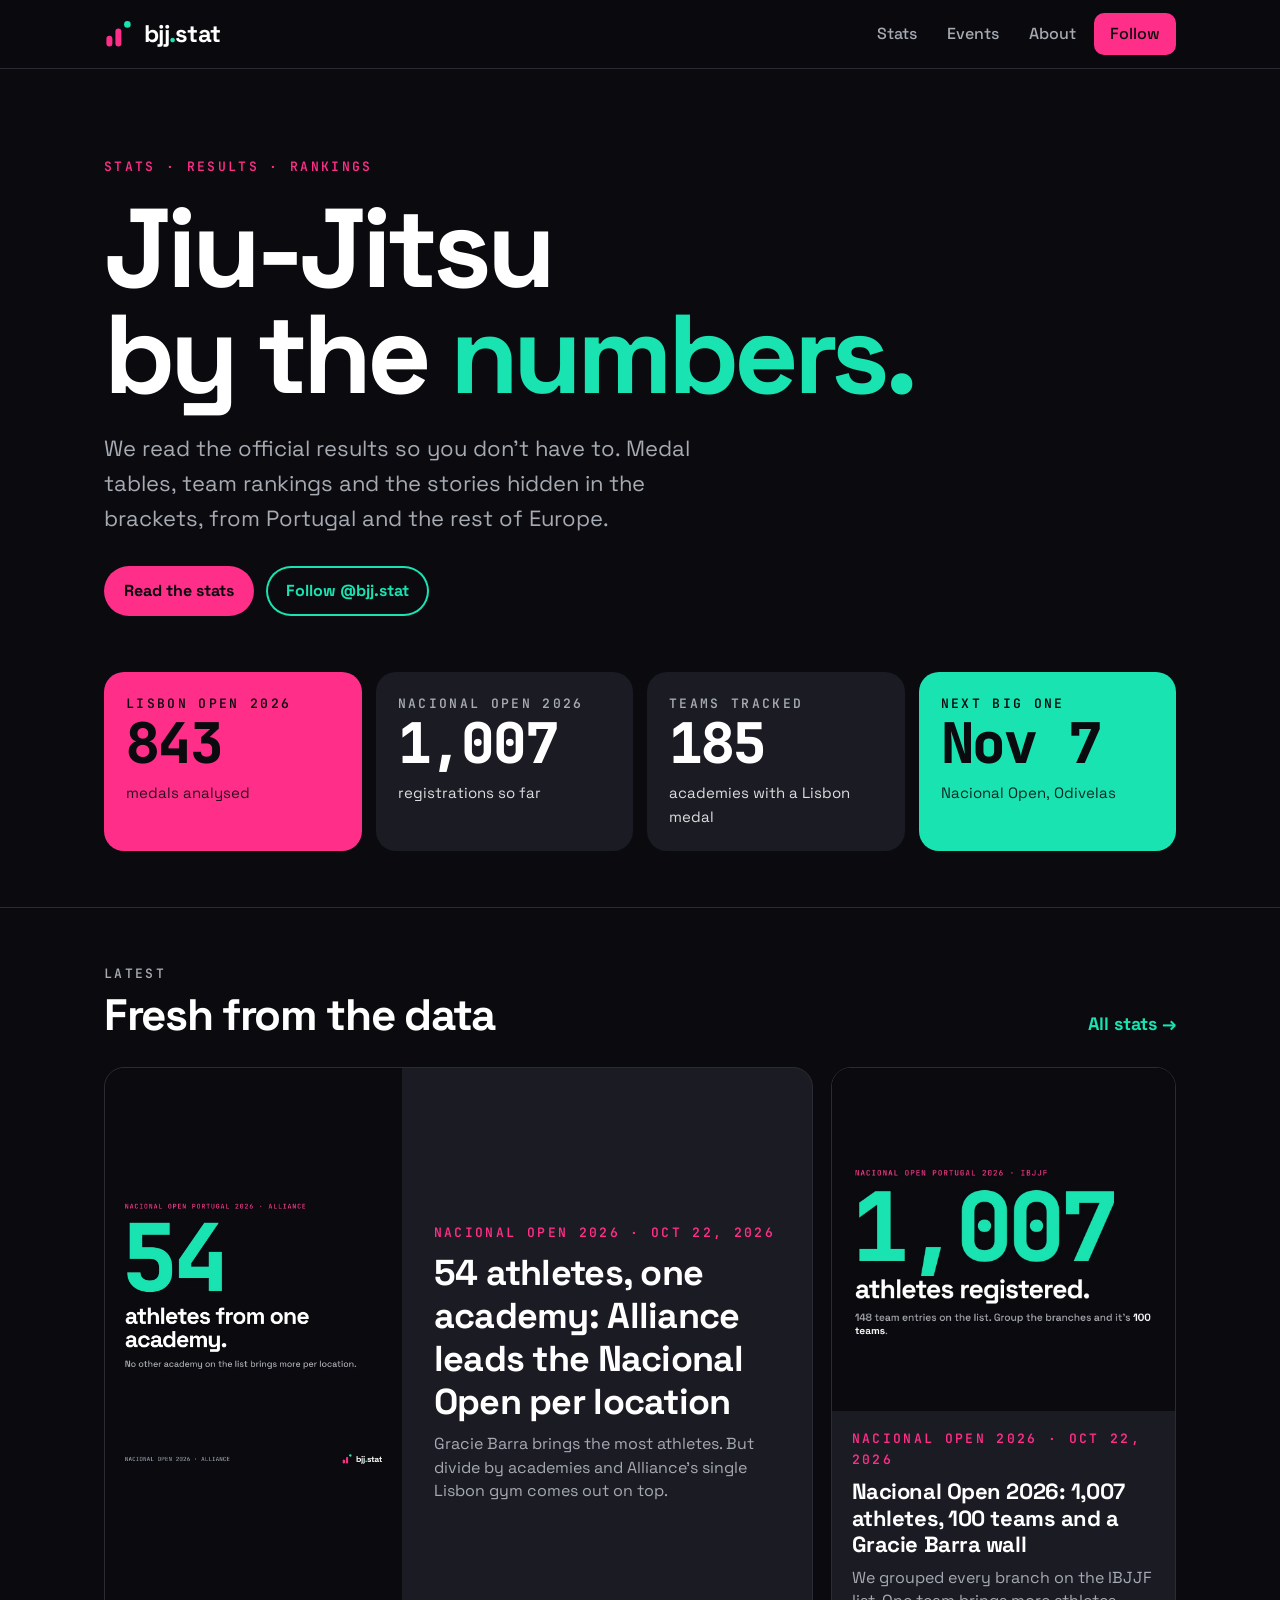
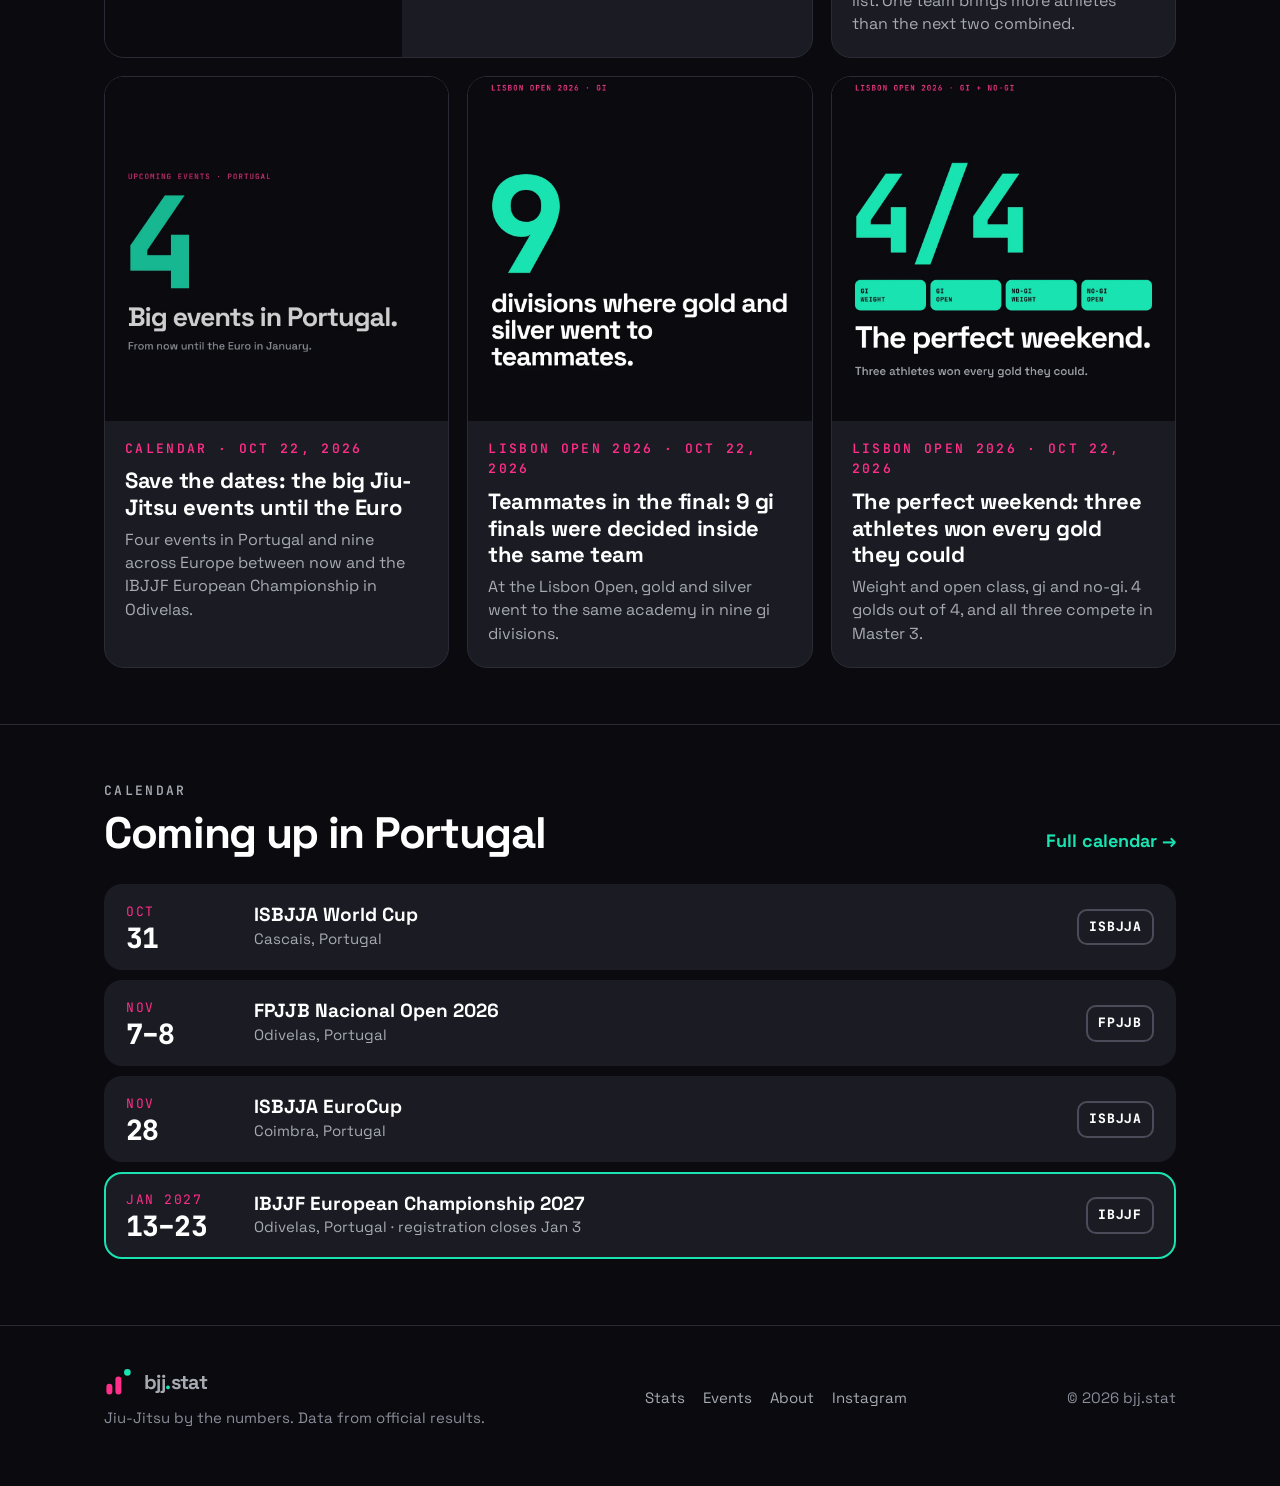
<file: docs/index.html>
<!doctype html>
<html lang="en">
<head>
<meta charset="utf-8">
<meta name="viewport" content="width=device-width, initial-scale=1">
<title>bjj.stat · Jiu-Jitsu by the numbers</title>
<meta name="description" content="Jiu-Jitsu stats, results and rankings from official data. Medal tables, team rankings and event calendars for Portugal and Europe.">
<link rel="canonical" href="https://bjjstat.com/">
<meta name="theme-color" content="#0A0A0F">
<meta property="og:type" content="website">
<meta property="og:site_name" content="bjj.stat">
<meta property="og:title" content="bjj.stat · Jiu-Jitsu by the numbers">
<meta property="og:description" content="Jiu-Jitsu stats, results and rankings from official data. Medal tables, team rankings and event calendars for Portugal and Europe.">
<meta property="og:url" content="https://bjjstat.com/">
<meta property="og:image" content="https://bjjstat.com/assets/img/og.png">
<meta name="twitter:card" content="summary_large_image">
<link rel="icon" href="/favicon.svg" type="image/svg+xml">
<link rel="apple-touch-icon" href="/assets/img/apple-touch-icon.png">
<link rel="preload" href="/assets/fonts/SpaceGrotesk.woff2" as="font" type="font/woff2" crossorigin>
<link rel="stylesheet" href="/assets/css/style.css">

</head>
<body>
<a class="skip" href="#main">Skip to content</a>
<header class="site-head"><div class="wrap">
  <a class="brand" href="/" aria-label="bjj.stat home"><svg viewBox="0 0 100 100" aria-hidden="true"><rect x="8" y="56" width="20" height="36" rx="10" fill="#FF2E88"/><rect x="38" y="32" width="20" height="60" rx="10" fill="#FF2E88"/><circle cx="78" cy="18" r="11" fill="#19E3B1"/></svg><span>bjj<span class="dot">.</span>stat</span></a>
  <nav class="nav" aria-label="Main"><a href="/blog/">Stats</a><a href="/events/">Events</a><a href="/about/">About</a><a class="btn" href="https://www.instagram.com/bjj.stat/" rel="me noopener" target="_blank">Follow</a></nav>
</div></header>
<main id="main">

<section class="hero"><div class="wrap">
  <div class="tag mag">Stats · results · rankings</div>
  <h1>Jiu-Jitsu<br>by the <em>numbers.</em></h1>
  <p>We read the official results so you don’t have to. Medal tables, team rankings and the stories hidden in the brackets, from Portugal and the rest of Europe.</p>
  <div class="ctas"><a class="btn" href="/blog/">Read the stats</a><a class="btn ghost" href="https://www.instagram.com/bjj.stat/" rel="me noopener" target="_blank">Follow @bjj.stat</a></div>
  <div class="tiles">
    <div class="tile mag"><div class="tag">Lisbon Open 2026</div><div class="n">843</div><div class="l">medals analysed</div></div>
    <div class="tile"><div class="tag">Nacional Open 2026</div><div class="n">1,007</div><div class="l">registrations so far</div></div>
    <div class="tile"><div class="tag">Teams tracked</div><div class="n">185</div><div class="l">academies with a Lisbon medal</div></div>
    <div class="tile mint"><div class="tag">Next big one</div><div class="n">Nov 7</div><div class="l">Nacional Open, Odivelas</div></div>
  </div>
</div></section>
<section class="block"><div class="wrap">
  <div class="sec-head"><div><div class="tag">Latest</div><h2>Fresh from the data</h2></div><a href="/blog/">All stats →</a></div>
  <div class="grid"><a class="pcard feature" href="/blog/alliance-athletes-per-academy/"><img src="/assets/media/alliance-per-academy.webp" alt="" width="1080" height="1350" loading="lazy"><div class="b"><div class="tag mag">Nacional Open 2026 · Oct 22, 2026</div><h3>54 athletes, one academy: Alliance leads the Nacional Open per location</h3><p>Gracie Barra brings the most athletes. But divide by academies and Alliance’s single Lisbon gym comes out on top.</p></div></a><a class="pcard" href="/blog/nacional-open-2026-registrations/"><img src="/assets/media/nacional-teams.webp" alt="" width="1080" height="1350" loading="lazy"><div class="b"><div class="tag mag">Nacional Open 2026 · Oct 22, 2026</div><h3>Nacional Open 2026: 1,007 athletes, 100 teams and a Gracie Barra wall</h3><p>We grouped every branch on the IBJJF list. One team brings more athletes than the next two combined.</p></div></a><a class="pcard" href="/blog/upcoming-events-portugal-europe/"><img src="/assets/media/portugal-events.webp" alt="" width="1080" height="1350" loading="lazy"><div class="b"><div class="tag mag">Calendar · Oct 22, 2026</div><h3>Save the dates: the big Jiu-Jitsu events until the Euro</h3><p>Four events in Portugal and nine across Europe between now and the IBJJF European Championship in Odivelas.</p></div></a><a class="pcard" href="/blog/lisbon-open-2026-teammates-final/"><img src="/assets/media/teammates-final.webp" alt="" width="1080" height="1350" loading="lazy"><div class="b"><div class="tag mag">Lisbon Open 2026 · Oct 22, 2026</div><h3>Teammates in the final: 9 gi finals were decided inside the same team</h3><p>At the Lisbon Open, gold and silver went to the same academy in nine gi divisions.</p></div></a><a class="pcard" href="/blog/lisbon-open-2026-perfect-weekend/"><img src="/assets/media/bjjstat-perfect-weekend-01.webp" alt="" width="1080" height="1350" loading="lazy"><div class="b"><div class="tag mag">Lisbon Open 2026 · Oct 22, 2026</div><h3>The perfect weekend: three athletes won every gold they could</h3><p>Weight and open class, gi and no-gi. 4 golds out of 4, and all three compete in Master 3.</p></div></a></div>
</div></section>
<section class="block"><div class="wrap">
  <div class="sec-head"><div><div class="tag">Calendar</div><h2>Coming up in Portugal</h2></div><a href="/events/">Full calendar →</a></div>
  <div class="ev"><div class="d"><div class="m">OCT</div><div class="dd">31</div></div><div><div class="nm">ISBJJA World Cup</div><div class="ct">Cascais, Portugal</div></div><div class="org">ISBJJA</div></div><div class="ev"><div class="d"><div class="m">NOV</div><div class="dd">7–8</div></div><div><div class="nm">FPJJB Nacional Open 2026</div><div class="ct">Odivelas, Portugal</div></div><div class="org">FPJJB</div></div><div class="ev"><div class="d"><div class="m">NOV</div><div class="dd">28</div></div><div><div class="nm">ISBJJA EuroCup</div><div class="ct">Coimbra, Portugal</div></div><div class="org">ISBJJA</div></div><div class="ev hl"><div class="d"><div class="m">JAN 2027</div><div class="dd">13–23</div></div><div><div class="nm">IBJJF European Championship 2027</div><div class="ct">Odivelas, Portugal · registration closes Jan 3</div></div><div class="org">IBJJF</div></div>
</div></section>
</main>
<footer class="site-foot"><div class="wrap">
  <div><a class="brand" href="/" style="font-size:20px"><svg viewBox="0 0 100 100" aria-hidden="true"><rect x="8" y="56" width="20" height="36" rx="10" fill="#FF2E88"/><rect x="38" y="32" width="20" height="60" rx="10" fill="#FF2E88"/><circle cx="78" cy="18" r="11" fill="#19E3B1"/></svg><span>bjj<span class="dot">.</span>stat</span></a><div style="margin-top:8px">Jiu-Jitsu by the numbers. Data from official results.</div></div>
  <nav aria-label="Footer"><a href="/blog/">Stats</a><a href="/events/">Events</a><a href="/about/">About</a><a href="https://www.instagram.com/bjj.stat/" rel="me noopener" target="_blank">Instagram</a></nav>
  <div>© 2026 bjj.stat</div>
</div></footer>
</body>
</html>
</file>
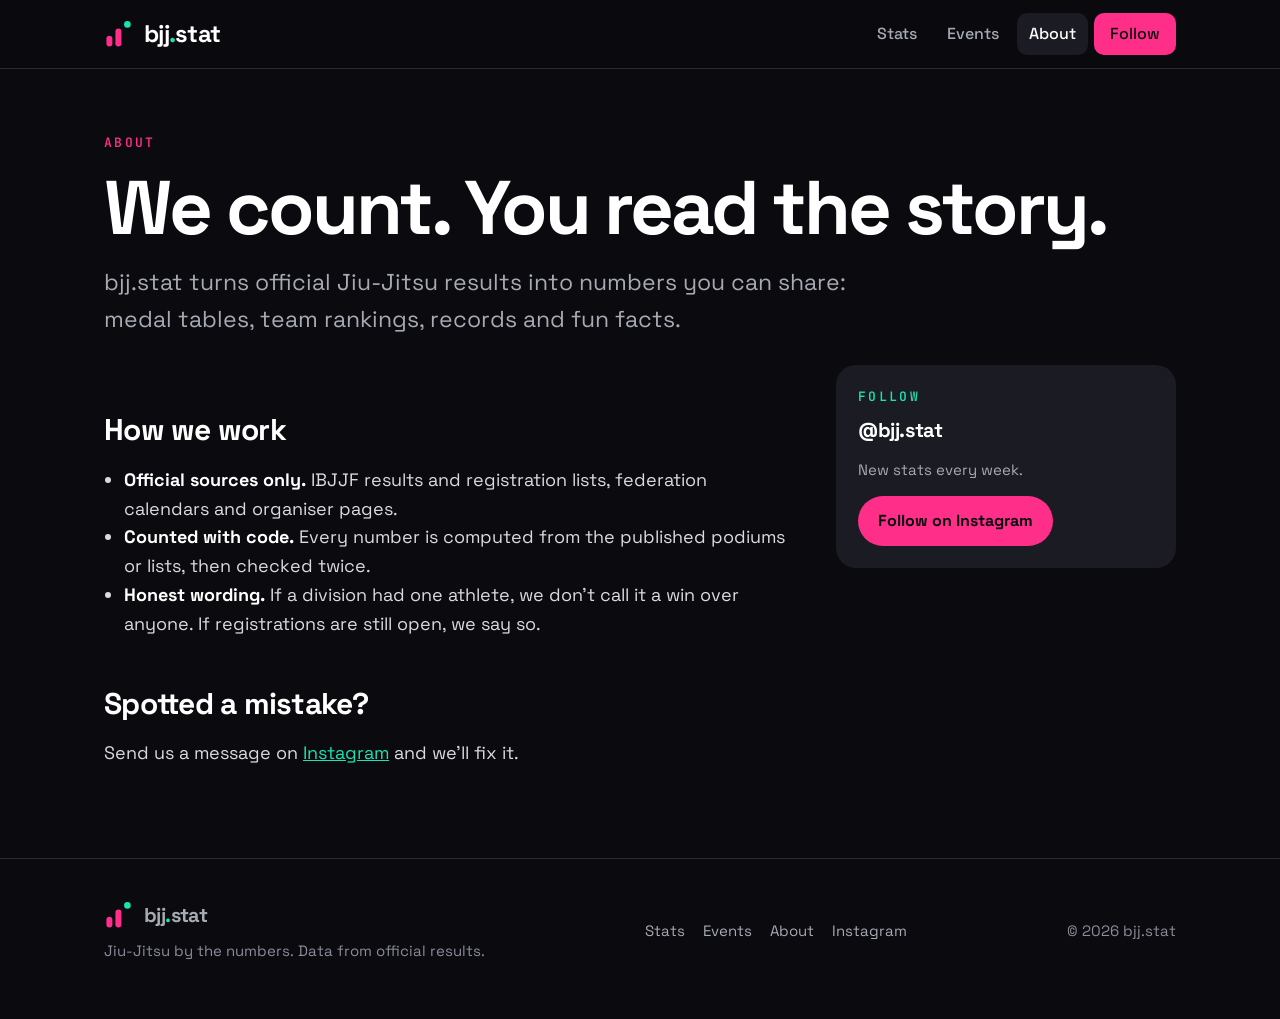
<file: docs/about/index.html>
<!doctype html>
<html lang="en">
<head>
<meta charset="utf-8">
<meta name="viewport" content="width=device-width, initial-scale=1">
<title>About · bjj.stat</title>
<meta name="description" content="About bjj.stat: Jiu-Jitsu stats from official results.">
<link rel="canonical" href="https://bjjstat.com/about/">
<meta name="theme-color" content="#0A0A0F">
<meta property="og:type" content="website">
<meta property="og:site_name" content="bjj.stat">
<meta property="og:title" content="About · bjj.stat">
<meta property="og:description" content="About bjj.stat: Jiu-Jitsu stats from official results.">
<meta property="og:url" content="https://bjjstat.com/about/">
<meta property="og:image" content="https://bjjstat.com/assets/img/og.png">
<meta name="twitter:card" content="summary_large_image">
<link rel="icon" href="/favicon.svg" type="image/svg+xml">
<link rel="apple-touch-icon" href="/assets/img/apple-touch-icon.png">
<link rel="preload" href="/assets/fonts/SpaceGrotesk.woff2" as="font" type="font/woff2" crossorigin>
<link rel="stylesheet" href="/assets/css/style.css">

</head>
<body>
<a class="skip" href="#main">Skip to content</a>
<header class="site-head"><div class="wrap">
  <a class="brand" href="/" aria-label="bjj.stat home"><svg viewBox="0 0 100 100" aria-hidden="true"><rect x="8" y="56" width="20" height="36" rx="10" fill="#FF2E88"/><rect x="38" y="32" width="20" height="60" rx="10" fill="#FF2E88"/><circle cx="78" cy="18" r="11" fill="#19E3B1"/></svg><span>bjj<span class="dot">.</span>stat</span></a>
  <nav class="nav" aria-label="Main"><a href="/blog/">Stats</a><a href="/events/">Events</a><a href="/about/" aria-current="page">About</a><a class="btn" href="https://www.instagram.com/bjj.stat/" rel="me noopener" target="_blank">Follow</a></nav>
</div></header>
<main id="main">
<section class="post-head"><div class="wrap"><div class="tag mag">About</div><h1>We count. You read the story.</h1>
<p class="dek">bjj.stat turns official Jiu-Jitsu results into numbers you can share: medal tables, team rankings, records and fun facts.</p></div></section>
<div class="wrap article"><div class="prose">
<h2>How we work</h2>
<ul><li><strong>Official sources only.</strong> IBJJF results and registration lists, federation calendars and organiser pages.</li>
<li><strong>Counted with code.</strong> Every number is computed from the published podiums or lists, then checked twice.</li>
<li><strong>Honest wording.</strong> If a division had one athlete, we don’t call it a win over anyone. If registrations are still open, we say so.</li></ul>
<h2>Spotted a mistake?</h2>
<p>Send us a message on <a href="https://www.instagram.com/bjj.stat/" rel="me noopener" target="_blank">Instagram</a> and we’ll fix it.</p>
</div><aside class="side"><div class="box"><div class="tag mint">Follow</div><h3>@bjj.stat</h3><p>New stats every week.</p><a class="btn" href="https://www.instagram.com/bjj.stat/" rel="me noopener" target="_blank">Follow on Instagram</a></div></aside></div>
</main>
<footer class="site-foot"><div class="wrap">
  <div><a class="brand" href="/" style="font-size:20px"><svg viewBox="0 0 100 100" aria-hidden="true"><rect x="8" y="56" width="20" height="36" rx="10" fill="#FF2E88"/><rect x="38" y="32" width="20" height="60" rx="10" fill="#FF2E88"/><circle cx="78" cy="18" r="11" fill="#19E3B1"/></svg><span>bjj<span class="dot">.</span>stat</span></a><div style="margin-top:8px">Jiu-Jitsu by the numbers. Data from official results.</div></div>
  <nav aria-label="Footer"><a href="/blog/">Stats</a><a href="/events/">Events</a><a href="/about/">About</a><a href="https://www.instagram.com/bjj.stat/" rel="me noopener" target="_blank">Instagram</a></nav>
  <div>© 2026 bjj.stat</div>
</div></footer>
</body>
</html>
</file>
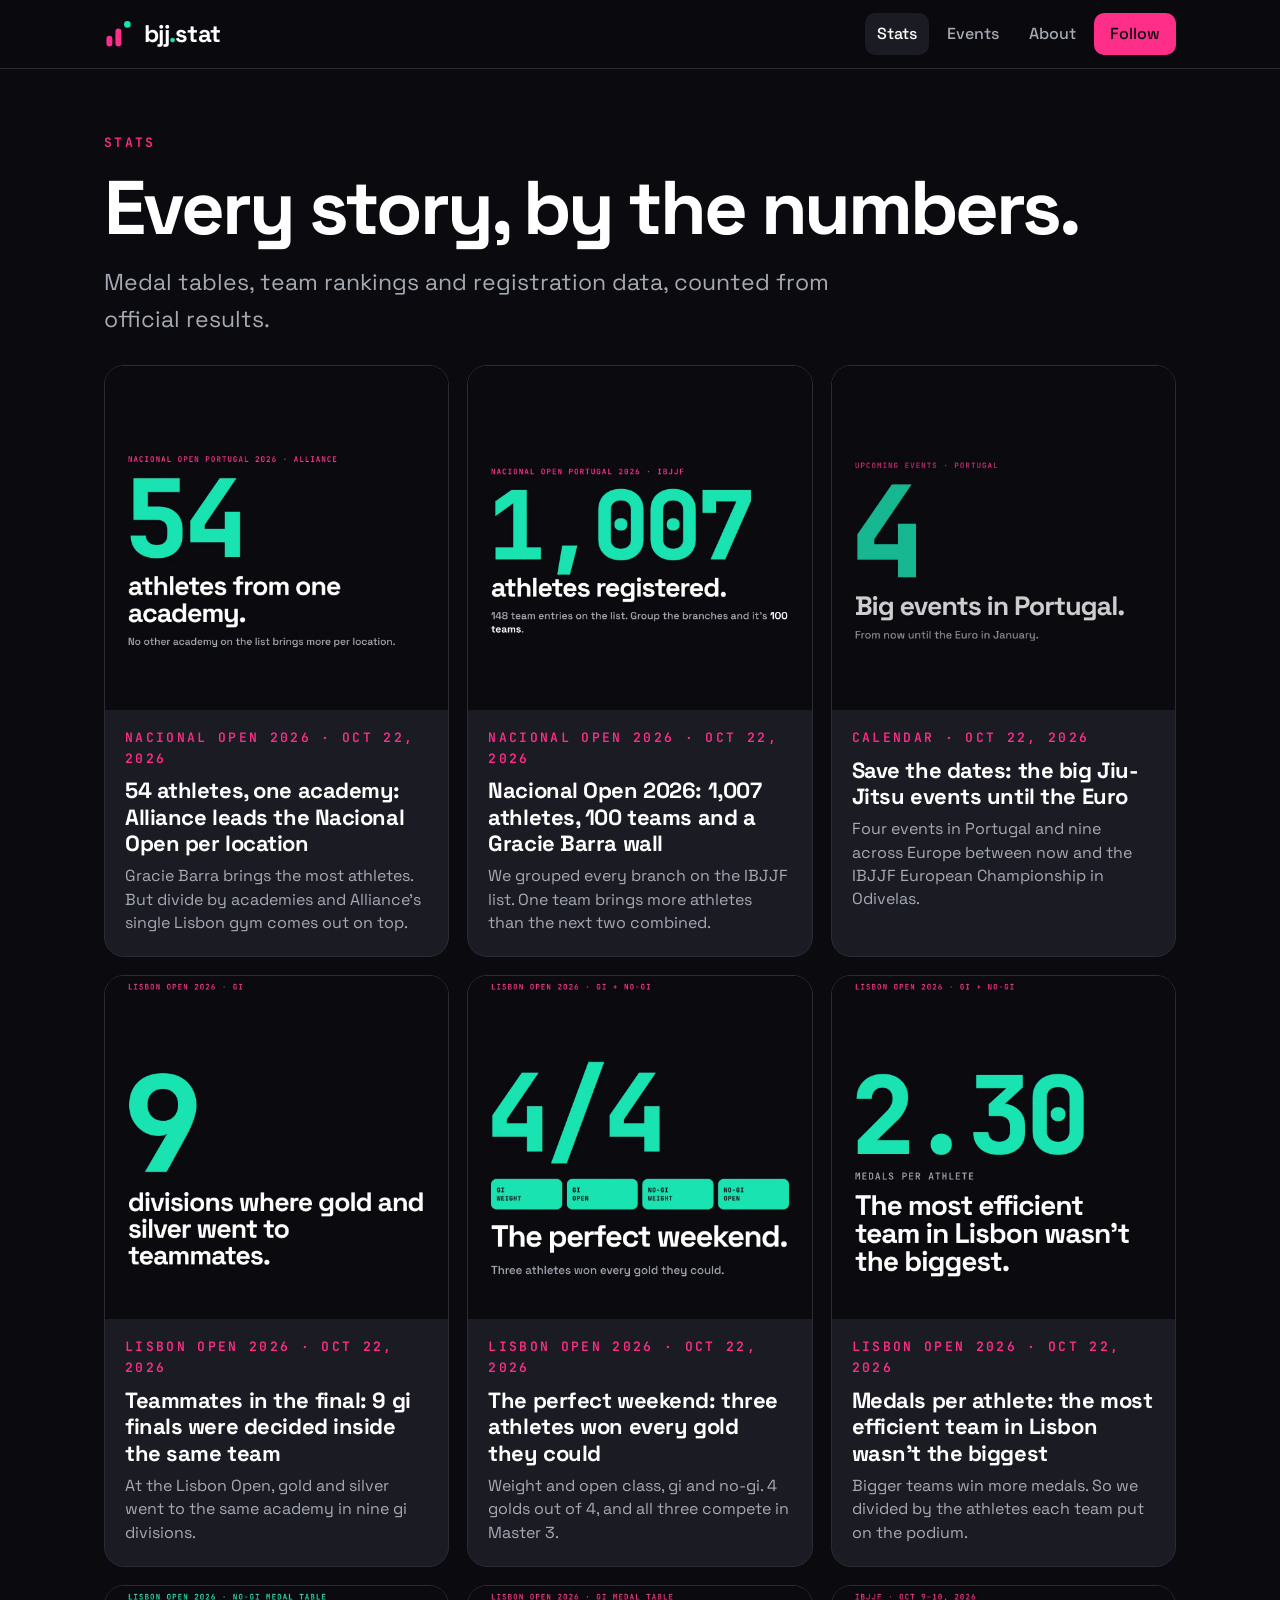
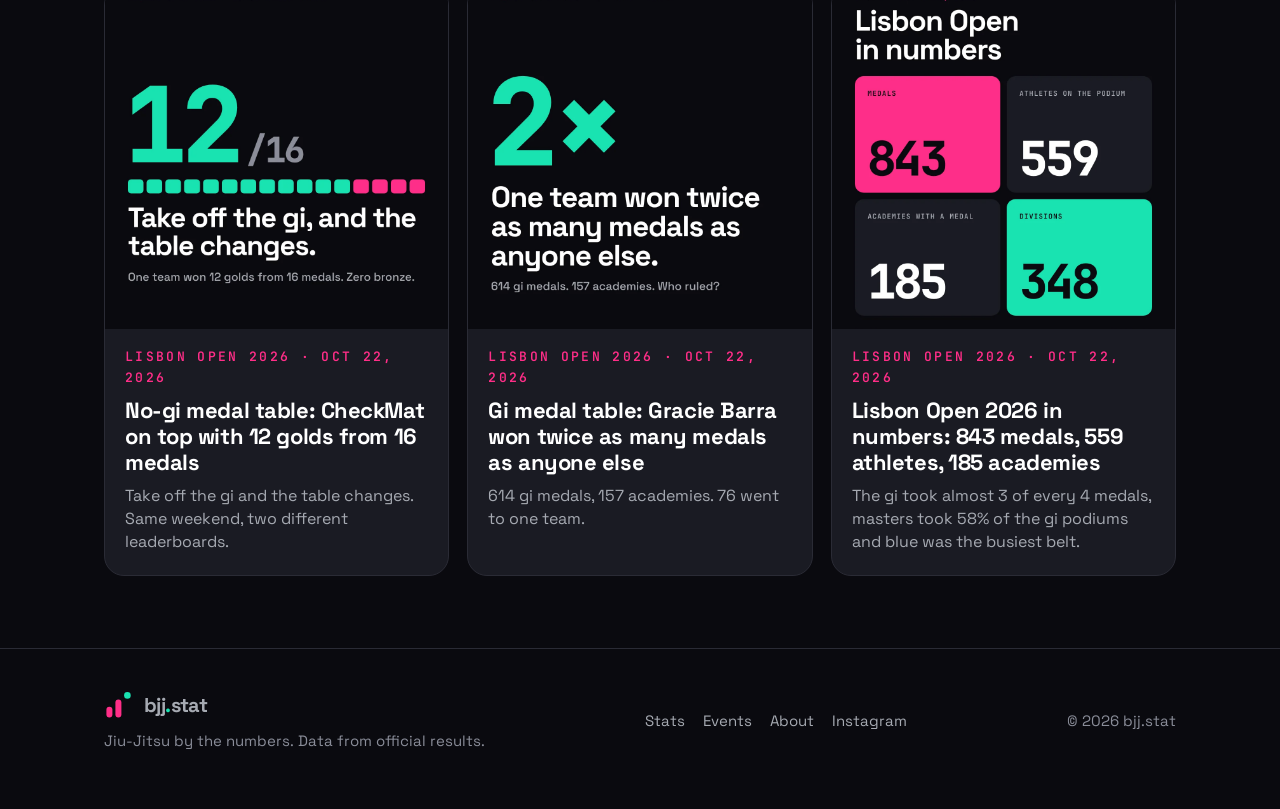
<file: docs/blog/index.html>
<!doctype html>
<html lang="en">
<head>
<meta charset="utf-8">
<meta name="viewport" content="width=device-width, initial-scale=1">
<title>Stats · bjj.stat</title>
<meta name="description" content="All bjj.stat articles: Jiu-Jitsu medal tables, team rankings and data stories.">
<link rel="canonical" href="https://bjjstat.com/blog/">
<meta name="theme-color" content="#0A0A0F">
<meta property="og:type" content="website">
<meta property="og:site_name" content="bjj.stat">
<meta property="og:title" content="Stats · bjj.stat">
<meta property="og:description" content="All bjj.stat articles: Jiu-Jitsu medal tables, team rankings and data stories.">
<meta property="og:url" content="https://bjjstat.com/blog/">
<meta property="og:image" content="https://bjjstat.com/assets/img/og.png">
<meta name="twitter:card" content="summary_large_image">
<link rel="icon" href="/favicon.svg" type="image/svg+xml">
<link rel="apple-touch-icon" href="/assets/img/apple-touch-icon.png">
<link rel="preload" href="/assets/fonts/SpaceGrotesk.woff2" as="font" type="font/woff2" crossorigin>
<link rel="stylesheet" href="/assets/css/style.css">

</head>
<body>
<a class="skip" href="#main">Skip to content</a>
<header class="site-head"><div class="wrap">
  <a class="brand" href="/" aria-label="bjj.stat home"><svg viewBox="0 0 100 100" aria-hidden="true"><rect x="8" y="56" width="20" height="36" rx="10" fill="#FF2E88"/><rect x="38" y="32" width="20" height="60" rx="10" fill="#FF2E88"/><circle cx="78" cy="18" r="11" fill="#19E3B1"/></svg><span>bjj<span class="dot">.</span>stat</span></a>
  <nav class="nav" aria-label="Main"><a href="/blog/" aria-current="page">Stats</a><a href="/events/">Events</a><a href="/about/">About</a><a class="btn" href="https://www.instagram.com/bjj.stat/" rel="me noopener" target="_blank">Follow</a></nav>
</div></header>
<main id="main">
<section class="post-head"><div class="wrap"><div class="tag mag">Stats</div><h1>Every story, by the numbers.</h1>
<p class="dek">Medal tables, team rankings and registration data, counted from official results.</p></div></section>
<section style="padding-bottom:72px"><div class="wrap"><div class="grid"><a class="pcard" href="/blog/alliance-athletes-per-academy/"><img src="/assets/media/alliance-per-academy.webp" alt="" width="1080" height="1350" loading="lazy"><div class="b"><div class="tag mag">Nacional Open 2026 · Oct 22, 2026</div><h3>54 athletes, one academy: Alliance leads the Nacional Open per location</h3><p>Gracie Barra brings the most athletes. But divide by academies and Alliance’s single Lisbon gym comes out on top.</p></div></a><a class="pcard" href="/blog/nacional-open-2026-registrations/"><img src="/assets/media/nacional-teams.webp" alt="" width="1080" height="1350" loading="lazy"><div class="b"><div class="tag mag">Nacional Open 2026 · Oct 22, 2026</div><h3>Nacional Open 2026: 1,007 athletes, 100 teams and a Gracie Barra wall</h3><p>We grouped every branch on the IBJJF list. One team brings more athletes than the next two combined.</p></div></a><a class="pcard" href="/blog/upcoming-events-portugal-europe/"><img src="/assets/media/portugal-events.webp" alt="" width="1080" height="1350" loading="lazy"><div class="b"><div class="tag mag">Calendar · Oct 22, 2026</div><h3>Save the dates: the big Jiu-Jitsu events until the Euro</h3><p>Four events in Portugal and nine across Europe between now and the IBJJF European Championship in Odivelas.</p></div></a><a class="pcard" href="/blog/lisbon-open-2026-teammates-final/"><img src="/assets/media/teammates-final.webp" alt="" width="1080" height="1350" loading="lazy"><div class="b"><div class="tag mag">Lisbon Open 2026 · Oct 22, 2026</div><h3>Teammates in the final: 9 gi finals were decided inside the same team</h3><p>At the Lisbon Open, gold and silver went to the same academy in nine gi divisions.</p></div></a><a class="pcard" href="/blog/lisbon-open-2026-perfect-weekend/"><img src="/assets/media/bjjstat-perfect-weekend-01.webp" alt="" width="1080" height="1350" loading="lazy"><div class="b"><div class="tag mag">Lisbon Open 2026 · Oct 22, 2026</div><h3>The perfect weekend: three athletes won every gold they could</h3><p>Weight and open class, gi and no-gi. 4 golds out of 4, and all three compete in Master 3.</p></div></a><a class="pcard" href="/blog/lisbon-open-2026-medals-per-athlete/"><img src="/assets/media/bjjstat-medals-per-athlete-01.webp" alt="" width="1080" height="1350" loading="lazy"><div class="b"><div class="tag mag">Lisbon Open 2026 · Oct 22, 2026</div><h3>Medals per athlete: the most efficient team in Lisbon wasn’t the biggest</h3><p>Bigger teams win more medals. So we divided by the athletes each team put on the podium.</p></div></a><a class="pcard" href="/blog/lisbon-open-2026-nogi-medal-table/"><img src="/assets/media/bjjstat-nogi-medal-table-01.webp" alt="" width="1080" height="1350" loading="lazy"><div class="b"><div class="tag mag">Lisbon Open 2026 · Oct 22, 2026</div><h3>No-gi medal table: CheckMat on top with 12 golds from 16 medals</h3><p>Take off the gi and the table changes. Same weekend, two different leaderboards.</p></div></a><a class="pcard" href="/blog/lisbon-open-2026-gi-medal-table/"><img src="/assets/media/bjjstat-gi-medal-table-01.webp" alt="" width="1080" height="1350" loading="lazy"><div class="b"><div class="tag mag">Lisbon Open 2026 · Oct 22, 2026</div><h3>Gi medal table: Gracie Barra won twice as many medals as anyone else</h3><p>614 gi medals, 157 academies. 76 went to one team.</p></div></a><a class="pcard" href="/blog/lisbon-open-2026-in-numbers/"><img src="/assets/media/bjjstat-lisbon-open-01.webp" alt="" width="1080" height="1350" loading="lazy"><div class="b"><div class="tag mag">Lisbon Open 2026 · Oct 22, 2026</div><h3>Lisbon Open 2026 in numbers: 843 medals, 559 athletes, 185 academies</h3><p>The gi took almost 3 of every 4 medals, masters took 58% of the gi podiums and blue was the busiest belt.</p></div></a></div></div></section>
</main>
<footer class="site-foot"><div class="wrap">
  <div><a class="brand" href="/" style="font-size:20px"><svg viewBox="0 0 100 100" aria-hidden="true"><rect x="8" y="56" width="20" height="36" rx="10" fill="#FF2E88"/><rect x="38" y="32" width="20" height="60" rx="10" fill="#FF2E88"/><circle cx="78" cy="18" r="11" fill="#19E3B1"/></svg><span>bjj<span class="dot">.</span>stat</span></a><div style="margin-top:8px">Jiu-Jitsu by the numbers. Data from official results.</div></div>
  <nav aria-label="Footer"><a href="/blog/">Stats</a><a href="/events/">Events</a><a href="/about/">About</a><a href="https://www.instagram.com/bjj.stat/" rel="me noopener" target="_blank">Instagram</a></nav>
  <div>© 2026 bjj.stat</div>
</div></footer>
</body>
</html>
</file>
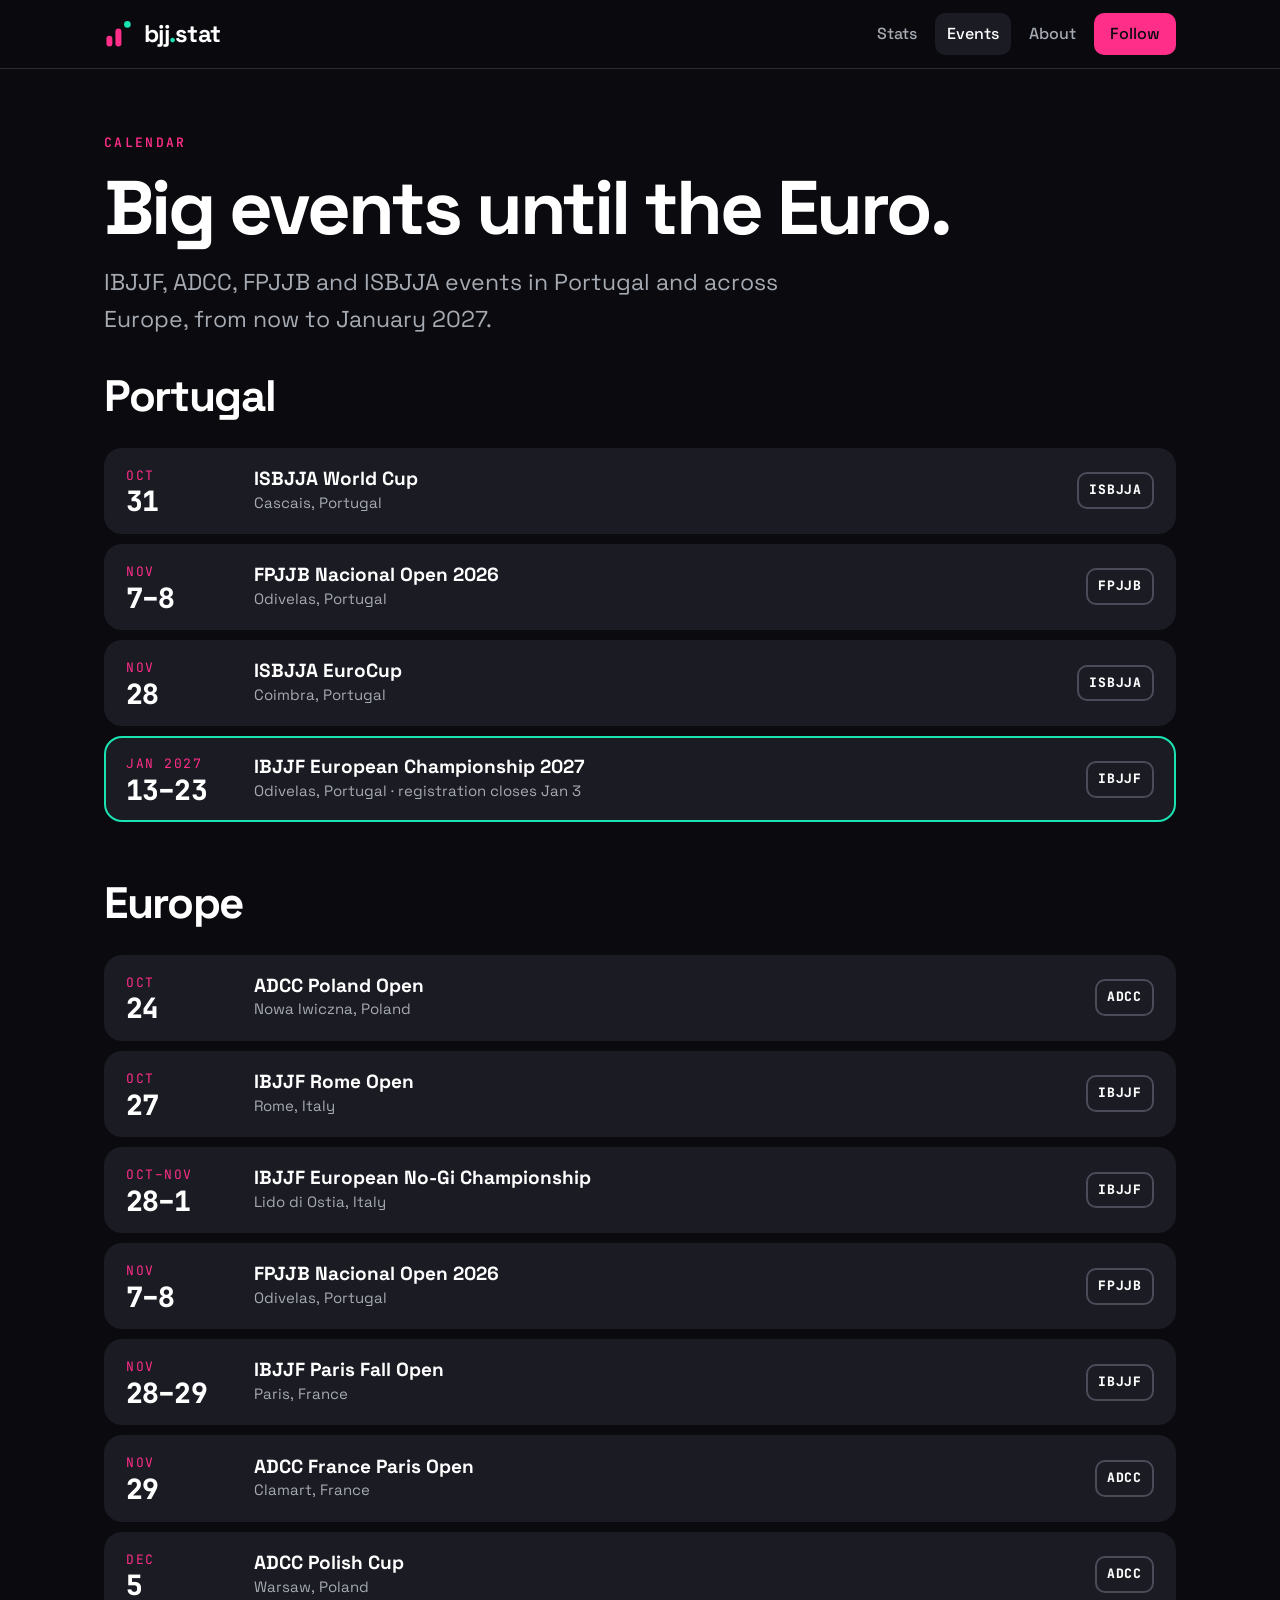
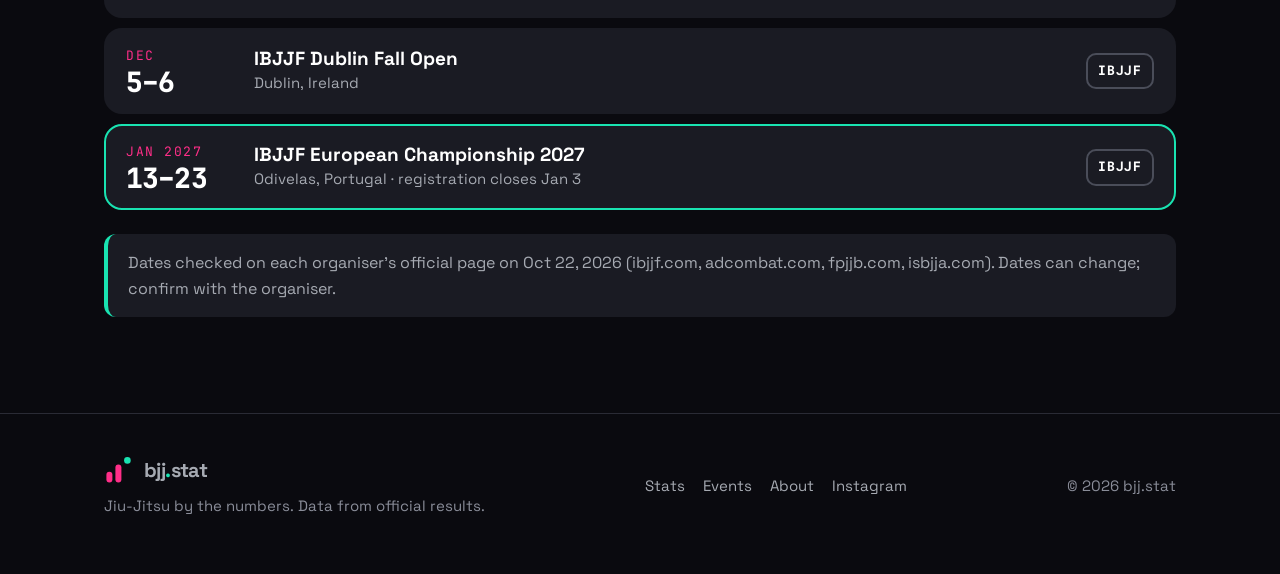
<file: docs/events/index.html>
<!doctype html>
<html lang="en">
<head>
<meta charset="utf-8">
<meta name="viewport" content="width=device-width, initial-scale=1">
<title>Jiu-Jitsu events in Portugal and Europe · bjj.stat</title>
<meta name="description" content="Upcoming IBJJF, ADCC, FPJJB and ISBJJA Jiu-Jitsu events in Portugal and Europe until the 2027 European Championship.">
<link rel="canonical" href="https://bjjstat.com/events/">
<meta name="theme-color" content="#0A0A0F">
<meta property="og:type" content="website">
<meta property="og:site_name" content="bjj.stat">
<meta property="og:title" content="Jiu-Jitsu events in Portugal and Europe · bjj.stat">
<meta property="og:description" content="Upcoming IBJJF, ADCC, FPJJB and ISBJJA Jiu-Jitsu events in Portugal and Europe until the 2027 European Championship.">
<meta property="og:url" content="https://bjjstat.com/events/">
<meta property="og:image" content="https://bjjstat.com/assets/img/og.png">
<meta name="twitter:card" content="summary_large_image">
<link rel="icon" href="/favicon.svg" type="image/svg+xml">
<link rel="apple-touch-icon" href="/assets/img/apple-touch-icon.png">
<link rel="preload" href="/assets/fonts/SpaceGrotesk.woff2" as="font" type="font/woff2" crossorigin>
<link rel="stylesheet" href="/assets/css/style.css">

</head>
<body>
<a class="skip" href="#main">Skip to content</a>
<header class="site-head"><div class="wrap">
  <a class="brand" href="/" aria-label="bjj.stat home"><svg viewBox="0 0 100 100" aria-hidden="true"><rect x="8" y="56" width="20" height="36" rx="10" fill="#FF2E88"/><rect x="38" y="32" width="20" height="60" rx="10" fill="#FF2E88"/><circle cx="78" cy="18" r="11" fill="#19E3B1"/></svg><span>bjj<span class="dot">.</span>stat</span></a>
  <nav class="nav" aria-label="Main"><a href="/blog/">Stats</a><a href="/events/" aria-current="page">Events</a><a href="/about/">About</a><a class="btn" href="https://www.instagram.com/bjj.stat/" rel="me noopener" target="_blank">Follow</a></nav>
</div></header>
<main id="main">
<section class="post-head"><div class="wrap"><div class="tag mag">Calendar</div><h1>Big events until the Euro.</h1>
<p class="dek">IBJJF, ADCC, FPJJB and ISBJJA events in Portugal and across Europe, from now to January 2027.</p></div></section>
<section style="padding-bottom:40px"><div class="wrap"><div class="sec-head"><h2>Portugal</h2></div><div class="ev"><div class="d"><div class="m">OCT</div><div class="dd">31</div></div><div><div class="nm">ISBJJA World Cup</div><div class="ct">Cascais, Portugal</div></div><div class="org">ISBJJA</div></div><div class="ev"><div class="d"><div class="m">NOV</div><div class="dd">7–8</div></div><div><div class="nm">FPJJB Nacional Open 2026</div><div class="ct">Odivelas, Portugal</div></div><div class="org">FPJJB</div></div><div class="ev"><div class="d"><div class="m">NOV</div><div class="dd">28</div></div><div><div class="nm">ISBJJA EuroCup</div><div class="ct">Coimbra, Portugal</div></div><div class="org">ISBJJA</div></div><div class="ev hl"><div class="d"><div class="m">JAN 2027</div><div class="dd">13–23</div></div><div><div class="nm">IBJJF European Championship 2027</div><div class="ct">Odivelas, Portugal · registration closes Jan 3</div></div><div class="org">IBJJF</div></div></div></section>
<section style="padding-bottom:72px"><div class="wrap"><div class="sec-head"><h2>Europe</h2></div><div class="ev"><div class="d"><div class="m">OCT</div><div class="dd">24</div></div><div><div class="nm">ADCC Poland Open</div><div class="ct">Nowa Iwiczna, Poland</div></div><div class="org">ADCC</div></div><div class="ev"><div class="d"><div class="m">OCT</div><div class="dd">27</div></div><div><div class="nm">IBJJF Rome Open</div><div class="ct">Rome, Italy</div></div><div class="org">IBJJF</div></div><div class="ev"><div class="d"><div class="m">OCT–NOV</div><div class="dd">28–1</div></div><div><div class="nm">IBJJF European No-Gi Championship</div><div class="ct">Lido di Ostia, Italy</div></div><div class="org">IBJJF</div></div><div class="ev"><div class="d"><div class="m">NOV</div><div class="dd">7–8</div></div><div><div class="nm">FPJJB Nacional Open 2026</div><div class="ct">Odivelas, Portugal</div></div><div class="org">FPJJB</div></div><div class="ev"><div class="d"><div class="m">NOV</div><div class="dd">28–29</div></div><div><div class="nm">IBJJF Paris Fall Open</div><div class="ct">Paris, France</div></div><div class="org">IBJJF</div></div><div class="ev"><div class="d"><div class="m">NOV</div><div class="dd">29</div></div><div><div class="nm">ADCC France Paris Open</div><div class="ct">Clamart, France</div></div><div class="org">ADCC</div></div><div class="ev"><div class="d"><div class="m">DEC</div><div class="dd">5</div></div><div><div class="nm">ADCC Polish Cup</div><div class="ct">Warsaw, Poland</div></div><div class="org">ADCC</div></div><div class="ev"><div class="d"><div class="m">DEC</div><div class="dd">5–6</div></div><div><div class="nm">IBJJF Dublin Fall Open</div><div class="ct">Dublin, Ireland</div></div><div class="org">IBJJF</div></div><div class="ev hl"><div class="d"><div class="m">JAN 2027</div><div class="dd">13–23</div></div><div><div class="nm">IBJJF European Championship 2027</div><div class="ct">Odivelas, Portugal · registration closes Jan 3</div></div><div class="org">IBJJF</div></div>
<div class="callout" style="margin-top:24px">Dates checked on each organiser’s official page on Oct 22, 2026 (ibjjf.com, adcombat.com, fpjjb.com, isbjja.com). Dates can change; confirm with the organiser.</div></div></section>
</main>
<footer class="site-foot"><div class="wrap">
  <div><a class="brand" href="/" style="font-size:20px"><svg viewBox="0 0 100 100" aria-hidden="true"><rect x="8" y="56" width="20" height="36" rx="10" fill="#FF2E88"/><rect x="38" y="32" width="20" height="60" rx="10" fill="#FF2E88"/><circle cx="78" cy="18" r="11" fill="#19E3B1"/></svg><span>bjj<span class="dot">.</span>stat</span></a><div style="margin-top:8px">Jiu-Jitsu by the numbers. Data from official results.</div></div>
  <nav aria-label="Footer"><a href="/blog/">Stats</a><a href="/events/">Events</a><a href="/about/">About</a><a href="https://www.instagram.com/bjj.stat/" rel="me noopener" target="_blank">Instagram</a></nav>
  <div>© 2026 bjj.stat</div>
</div></footer>
</body>
</html>
</file>
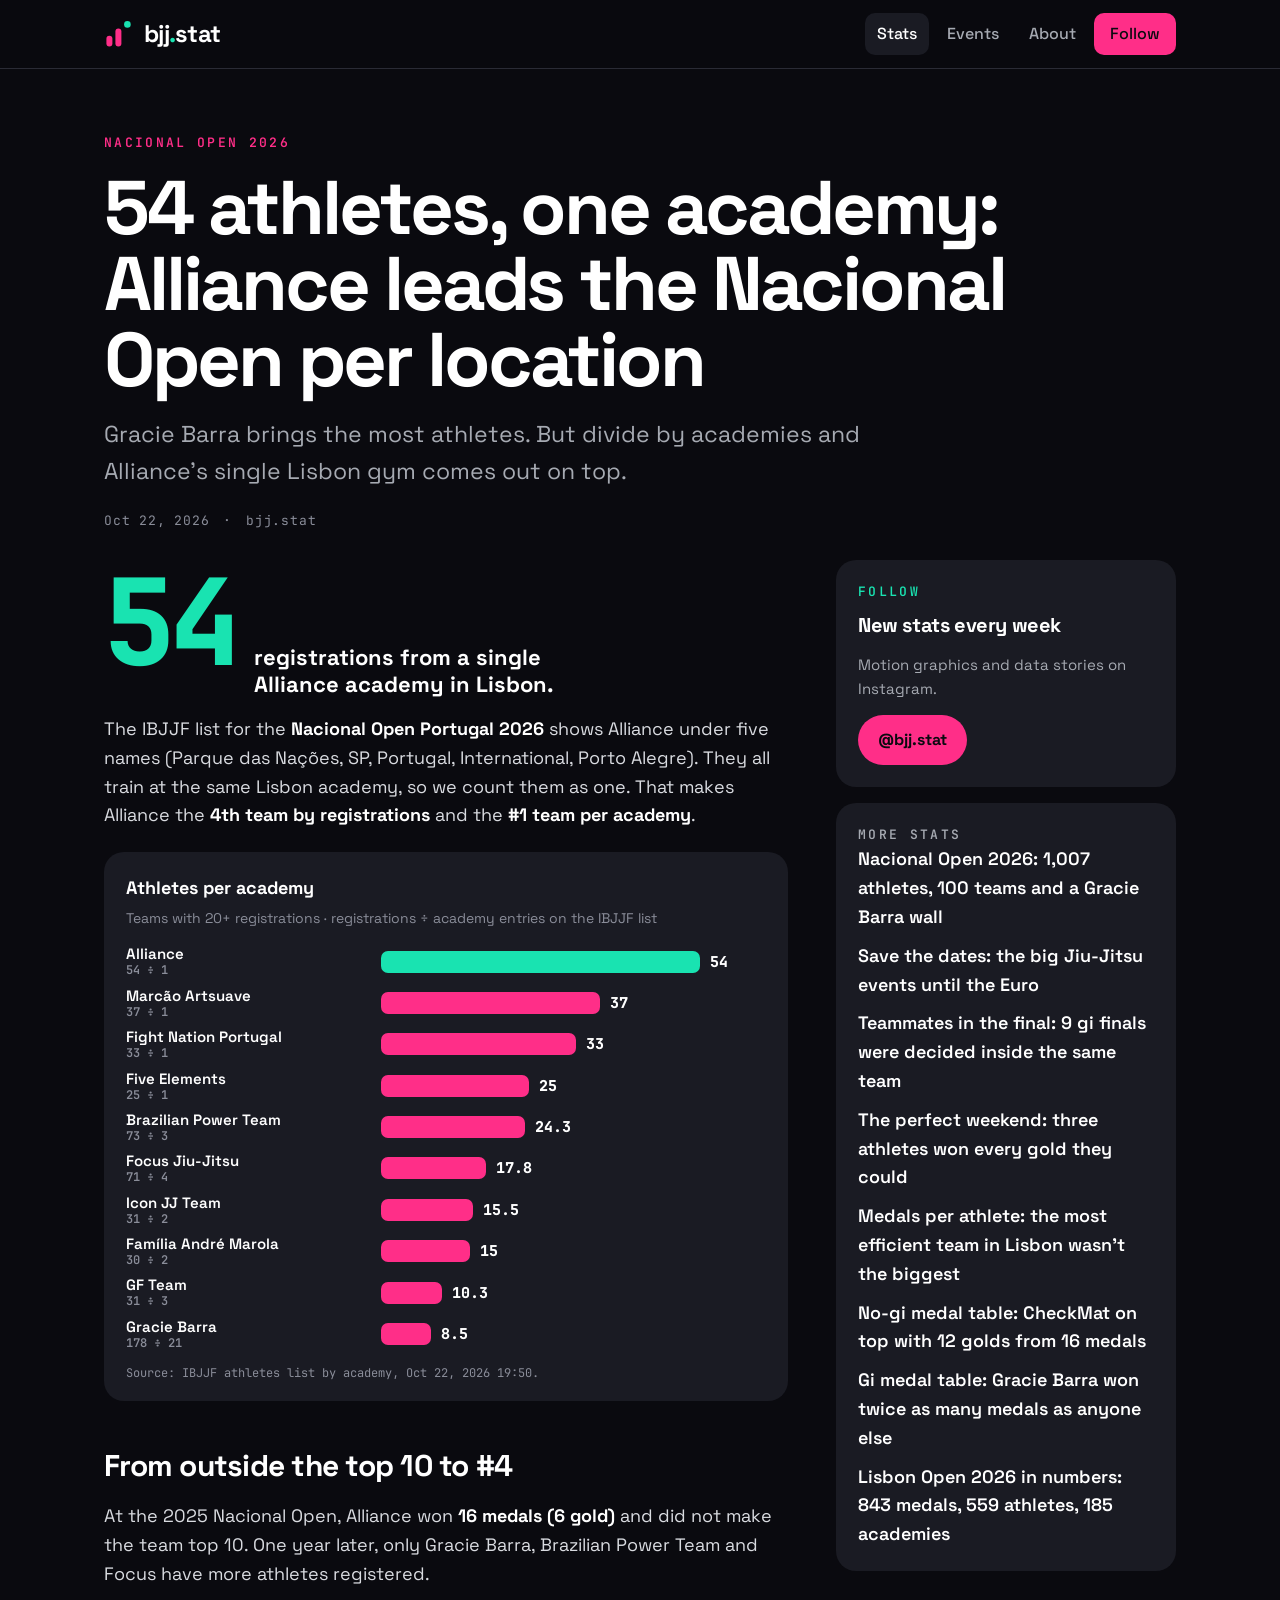
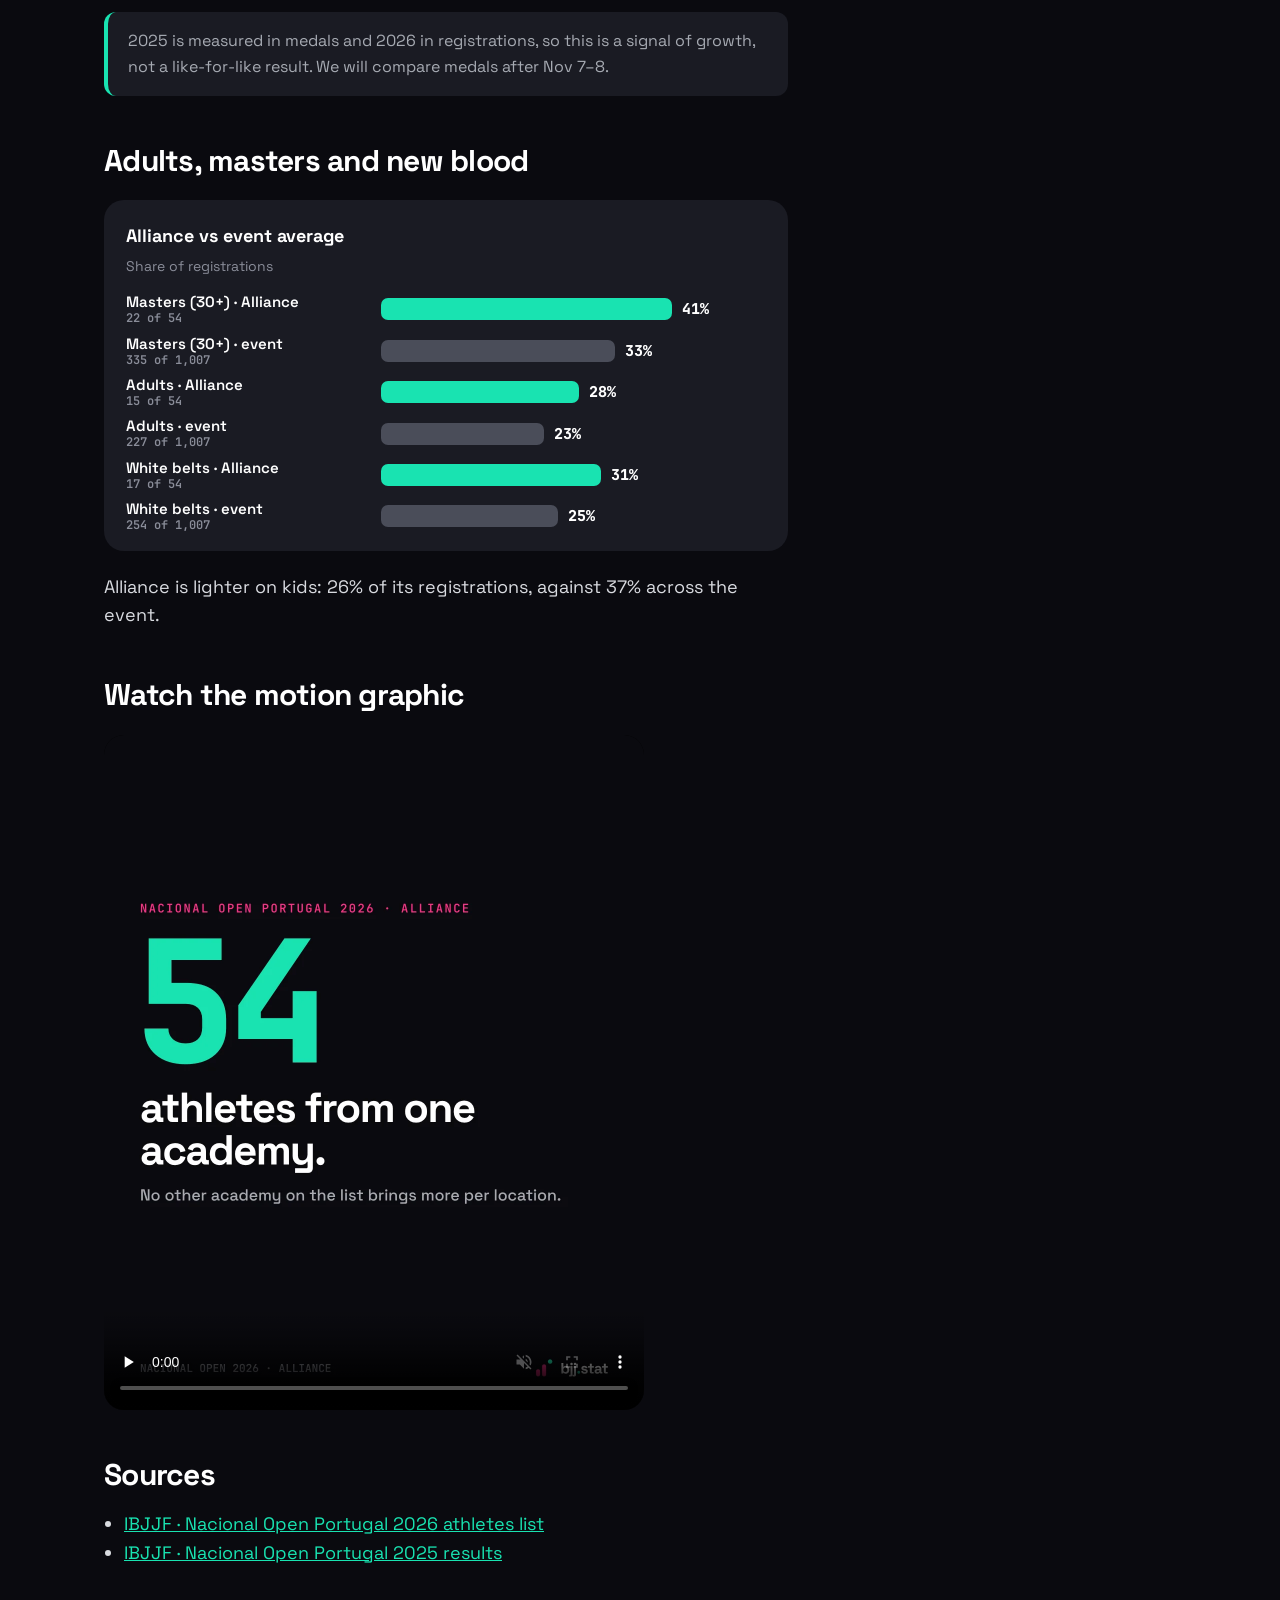
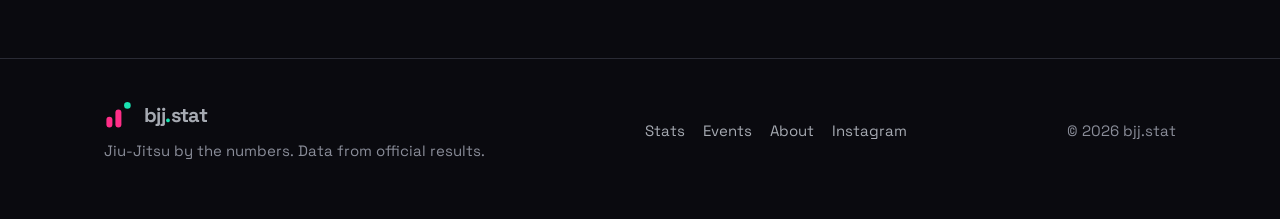
<file: docs/blog/alliance-athletes-per-academy/index.html>
<!doctype html>
<html lang="en">
<head>
<meta charset="utf-8">
<meta name="viewport" content="width=device-width, initial-scale=1">
<title>54 athletes, one academy: Alliance leads the Nacional Open per location · bjj.stat</title>
<meta name="description" content="Gracie Barra brings the most athletes. But divide by academies and Alliance’s single Lisbon gym comes out on top.">
<link rel="canonical" href="https://bjjstat.com/blog/alliance-athletes-per-academy/">
<meta name="theme-color" content="#0A0A0F">
<meta property="og:type" content="article">
<meta property="og:site_name" content="bjj.stat">
<meta property="og:title" content="54 athletes, one academy: Alliance leads the Nacional Open per location · bjj.stat">
<meta property="og:description" content="Gracie Barra brings the most athletes. But divide by academies and Alliance’s single Lisbon gym comes out on top.">
<meta property="og:url" content="https://bjjstat.com/blog/alliance-athletes-per-academy/">
<meta property="og:image" content="https://bjjstat.com/assets/media/alliance-per-academy.webp">
<meta name="twitter:card" content="summary_large_image">
<link rel="icon" href="/favicon.svg" type="image/svg+xml">
<link rel="apple-touch-icon" href="/assets/img/apple-touch-icon.png">
<link rel="preload" href="/assets/fonts/SpaceGrotesk.woff2" as="font" type="font/woff2" crossorigin>
<link rel="stylesheet" href="/assets/css/style.css">
<script type="application/ld+json">{"@context": "https://schema.org", "@type": "BlogPosting", "headline": "54 athletes, one academy: Alliance leads the Nacional Open per location", "datePublished": "2026-10-22", "image": "https://bjjstat.com/assets/media/alliance-per-academy.webp", "author": {"@type": "Organization", "name": "bjj.stat"}, "publisher": {"@type": "Organization", "name": "bjj.stat"}, "mainEntityOfPage": "https://bjjstat.com/blog/alliance-athletes-per-academy/"}</script>
</head>
<body>
<a class="skip" href="#main">Skip to content</a>
<header class="site-head"><div class="wrap">
  <a class="brand" href="/" aria-label="bjj.stat home"><svg viewBox="0 0 100 100" aria-hidden="true"><rect x="8" y="56" width="20" height="36" rx="10" fill="#FF2E88"/><rect x="38" y="32" width="20" height="60" rx="10" fill="#FF2E88"/><circle cx="78" cy="18" r="11" fill="#19E3B1"/></svg><span>bjj<span class="dot">.</span>stat</span></a>
  <nav class="nav" aria-label="Main"><a href="/blog/" aria-current="page">Stats</a><a href="/events/">Events</a><a href="/about/">About</a><a class="btn" href="https://www.instagram.com/bjj.stat/" rel="me noopener" target="_blank">Follow</a></nav>
</div></header>
<main id="main">
<article>
<header class="post-head"><div class="wrap"><div class="tag mag">Nacional Open 2026</div><h1>54 athletes, one academy: Alliance leads the Nacional Open per location</h1><p class="dek">Gracie Barra brings the most athletes. But divide by academies and Alliance’s single Lisbon gym comes out on top.</p>
<div class="meta"><span>Oct 22, 2026</span><span>·</span><span>bjj.stat</span></div></div></header>
<div class="wrap article"><div class="prose">
<div class="big-stat"><div class="n">54</div><div class="t">registrations from a single Alliance academy in Lisbon.</div></div>
<p>The IBJJF list for the <strong>Nacional Open Portugal 2026</strong> shows Alliance under five names (Parque das Nações, SP, Portugal, International, Porto Alegre). They all train at the same Lisbon academy, so we count them as one. That makes Alliance the <strong>4th team by registrations</strong> and the <strong>#1 team per academy</strong>.</p>
<figure class="chart"><div class="ct">Athletes per academy</div><div class="cs">Teams with 20+ registrations · registrations ÷ academy entries on the IBJJF list</div><div class="bars"><div class="br"><div class="lb">Alliance<small>54 ÷ 1</small></div><div class="tr"><div class="bar hl" style="width:100.0%"></div><div class="v">54</div></div></div><div class="br"><div class="lb">Marcão Artsuave<small>37 ÷ 1</small></div><div class="tr"><div class="bar " style="width:68.5%"></div><div class="v">37</div></div></div><div class="br"><div class="lb">Fight Nation Portugal<small>33 ÷ 1</small></div><div class="tr"><div class="bar " style="width:61.1%"></div><div class="v">33</div></div></div><div class="br"><div class="lb">Five Elements<small>25 ÷ 1</small></div><div class="tr"><div class="bar " style="width:46.3%"></div><div class="v">25</div></div></div><div class="br"><div class="lb">Brazilian Power Team<small>73 ÷ 3</small></div><div class="tr"><div class="bar " style="width:45.0%"></div><div class="v">24.3</div></div></div><div class="br"><div class="lb">Focus Jiu-Jitsu<small>71 ÷ 4</small></div><div class="tr"><div class="bar " style="width:33.0%"></div><div class="v">17.8</div></div></div><div class="br"><div class="lb">Icon JJ Team<small>31 ÷ 2</small></div><div class="tr"><div class="bar " style="width:28.7%"></div><div class="v">15.5</div></div></div><div class="br"><div class="lb">Família André Marola<small>30 ÷ 2</small></div><div class="tr"><div class="bar " style="width:27.8%"></div><div class="v">15</div></div></div><div class="br"><div class="lb">GF Team<small>31 ÷ 3</small></div><div class="tr"><div class="bar " style="width:19.1%"></div><div class="v">10.3</div></div></div><div class="br"><div class="lb">Gracie Barra<small>178 ÷ 21</small></div><div class="tr"><div class="bar " style="width:15.7%"></div><div class="v">8.5</div></div></div></div><figcaption class="src">Source: IBJJF athletes list by academy, Oct 22, 2026 19:50.</figcaption></figure>
<h2>From outside the top 10 to #4</h2>
<p>At the 2025 Nacional Open, Alliance won <strong>16 medals (6 gold)</strong> and did not make the team top 10. One year later, only Gracie Barra, Brazilian Power Team and Focus have more athletes registered.</p>
<div class="callout">2025 is measured in medals and 2026 in registrations, so this is a signal of growth, not a like-for-like result. We will compare medals after Nov 7–8.</div>
<h2>Adults, masters and new blood</h2>
<figure class="chart"><div class="ct">Alliance vs event average</div><div class="cs">Share of registrations</div><div class="bars"><div class="br"><div class="lb">Masters (30+) · Alliance<small>22 of 54</small></div><div class="tr"><div class="bar hl" style="width:91.1%"></div><div class="v">41%</div></div></div><div class="br"><div class="lb">Masters (30+) · event<small>335 of 1,007</small></div><div class="tr"><div class="bar s" style="width:73.3%"></div><div class="v">33%</div></div></div><div class="br"><div class="lb">Adults · Alliance<small>15 of 54</small></div><div class="tr"><div class="bar hl" style="width:62.2%"></div><div class="v">28%</div></div></div><div class="br"><div class="lb">Adults · event<small>227 of 1,007</small></div><div class="tr"><div class="bar s" style="width:51.1%"></div><div class="v">23%</div></div></div><div class="br"><div class="lb">White belts · Alliance<small>17 of 54</small></div><div class="tr"><div class="bar hl" style="width:68.9%"></div><div class="v">31%</div></div></div><div class="br"><div class="lb">White belts · event<small>254 of 1,007</small></div><div class="tr"><div class="bar s" style="width:55.6%"></div><div class="v">25%</div></div></div></div></figure>
<p>Alliance is lighter on kids: 26% of its registrations, against 37% across the event.</p>
<h2>Watch the motion graphic</h2>
<div class="media"><video controls playsinline muted preload="none" poster="/assets/media/alliance-per-academy.webp" width="1080" height="1350" aria-label="Alliance athletes per academy motion graphic"><source src="/assets/media/alliance-per-academy.mp4" type="video/mp4"></video></div>

<h2>Sources</h2><ul><li><a href="https://ibjjf.com/events/3423/athletes-list-by-academy-teams" rel="noopener" target="_blank">IBJJF · Nacional Open Portugal 2026 athletes list</a></li><li><a href="https://ibjjf.com/events/2989/results" rel="noopener" target="_blank">IBJJF · Nacional Open Portugal 2025 results</a></li></ul></div>
<aside class="side">
  <div class="box"><div class="tag mint">Follow</div><h3>New stats every week</h3><p>Motion graphics and data stories on Instagram.</p><a class="btn" href="https://www.instagram.com/bjj.stat/" rel="me noopener" target="_blank">@bjj.stat</a></div>
  <div class="box"><div class="tag">More stats</div><ul><li><a href="/blog/nacional-open-2026-registrations/">Nacional Open 2026: 1,007 athletes, 100 teams and a Gracie Barra wall</a></li><li><a href="/blog/upcoming-events-portugal-europe/">Save the dates: the big Jiu-Jitsu events until the Euro</a></li><li><a href="/blog/lisbon-open-2026-teammates-final/">Teammates in the final: 9 gi finals were decided inside the same team</a></li><li><a href="/blog/lisbon-open-2026-perfect-weekend/">The perfect weekend: three athletes won every gold they could</a></li><li><a href="/blog/lisbon-open-2026-medals-per-athlete/">Medals per athlete: the most efficient team in Lisbon wasn’t the biggest</a></li><li><a href="/blog/lisbon-open-2026-nogi-medal-table/">No-gi medal table: CheckMat on top with 12 golds from 16 medals</a></li><li><a href="/blog/lisbon-open-2026-gi-medal-table/">Gi medal table: Gracie Barra won twice as many medals as anyone else</a></li><li><a href="/blog/lisbon-open-2026-in-numbers/">Lisbon Open 2026 in numbers: 843 medals, 559 athletes, 185 academies</a></li></ul></div>
</aside></div></article>
</main>
<footer class="site-foot"><div class="wrap">
  <div><a class="brand" href="/" style="font-size:20px"><svg viewBox="0 0 100 100" aria-hidden="true"><rect x="8" y="56" width="20" height="36" rx="10" fill="#FF2E88"/><rect x="38" y="32" width="20" height="60" rx="10" fill="#FF2E88"/><circle cx="78" cy="18" r="11" fill="#19E3B1"/></svg><span>bjj<span class="dot">.</span>stat</span></a><div style="margin-top:8px">Jiu-Jitsu by the numbers. Data from official results.</div></div>
  <nav aria-label="Footer"><a href="/blog/">Stats</a><a href="/events/">Events</a><a href="/about/">About</a><a href="https://www.instagram.com/bjj.stat/" rel="me noopener" target="_blank">Instagram</a></nav>
  <div>© 2026 bjj.stat</div>
</div></footer>
</body>
</html>
</file>
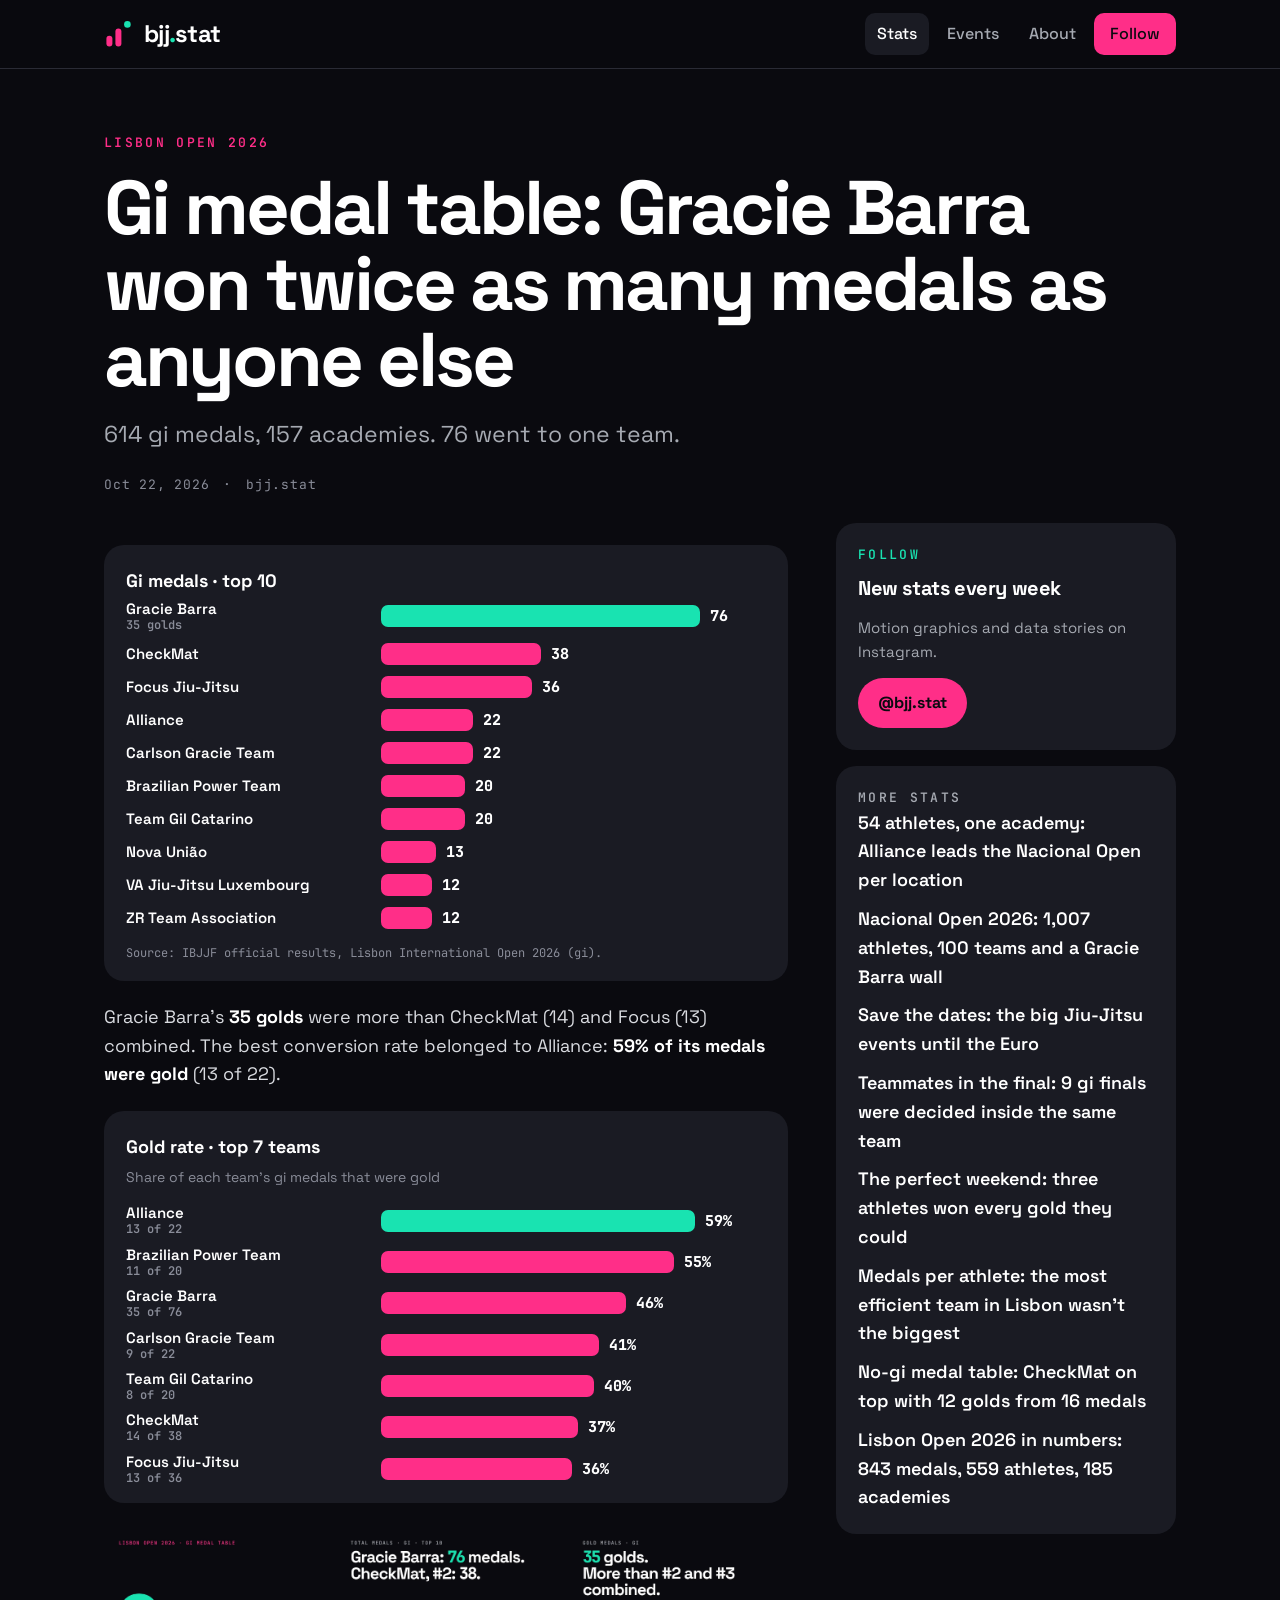
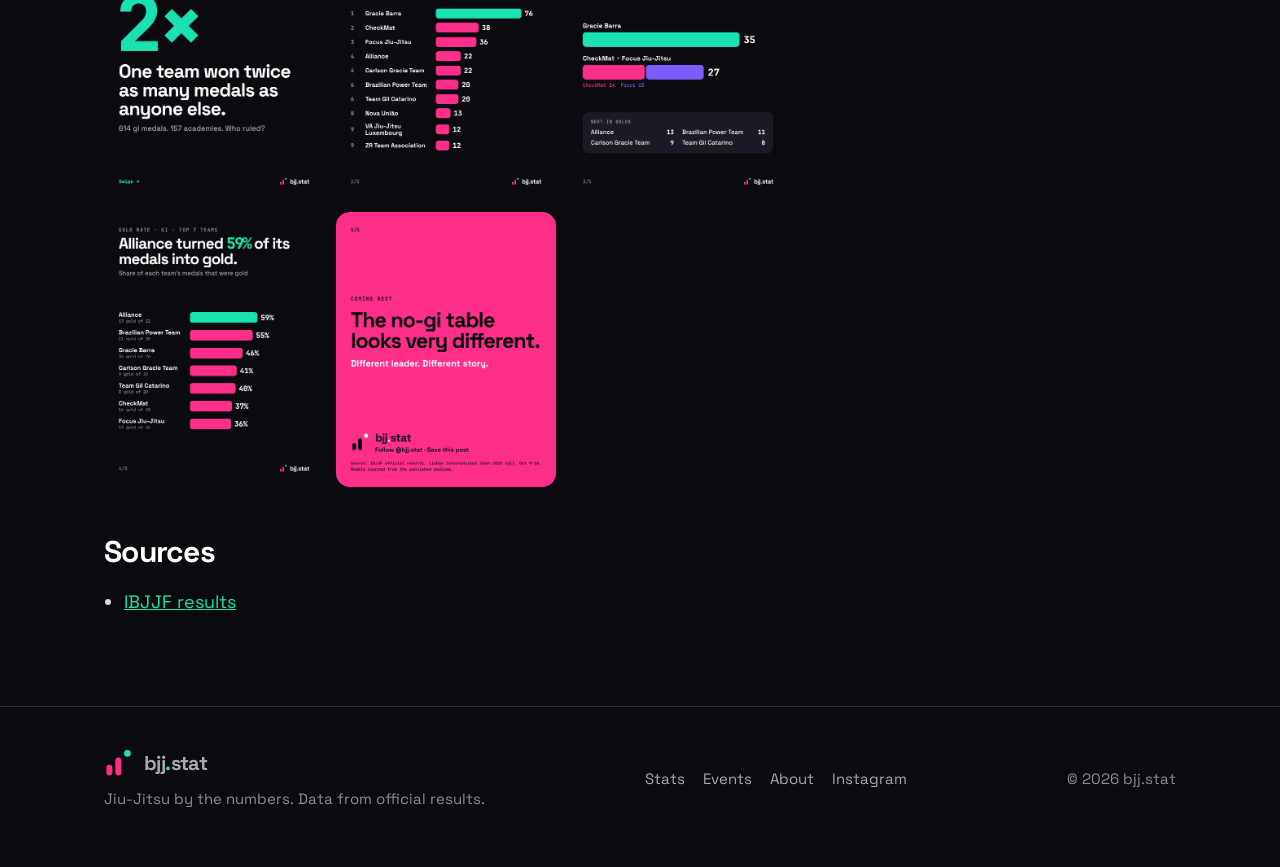
<file: docs/blog/lisbon-open-2026-gi-medal-table/index.html>
<!doctype html>
<html lang="en">
<head>
<meta charset="utf-8">
<meta name="viewport" content="width=device-width, initial-scale=1">
<title>Gi medal table: Gracie Barra won twice as many medals as anyone else · bjj.stat</title>
<meta name="description" content="614 gi medals, 157 academies. 76 went to one team.">
<link rel="canonical" href="https://bjjstat.com/blog/lisbon-open-2026-gi-medal-table/">
<meta name="theme-color" content="#0A0A0F">
<meta property="og:type" content="article">
<meta property="og:site_name" content="bjj.stat">
<meta property="og:title" content="Gi medal table: Gracie Barra won twice as many medals as anyone else · bjj.stat">
<meta property="og:description" content="614 gi medals, 157 academies. 76 went to one team.">
<meta property="og:url" content="https://bjjstat.com/blog/lisbon-open-2026-gi-medal-table/">
<meta property="og:image" content="https://bjjstat.com/assets/media/bjjstat-gi-medal-table-01.webp">
<meta name="twitter:card" content="summary_large_image">
<link rel="icon" href="/favicon.svg" type="image/svg+xml">
<link rel="apple-touch-icon" href="/assets/img/apple-touch-icon.png">
<link rel="preload" href="/assets/fonts/SpaceGrotesk.woff2" as="font" type="font/woff2" crossorigin>
<link rel="stylesheet" href="/assets/css/style.css">
<script type="application/ld+json">{"@context": "https://schema.org", "@type": "BlogPosting", "headline": "Gi medal table: Gracie Barra won twice as many medals as anyone else", "datePublished": "2026-10-22", "image": "https://bjjstat.com/assets/media/bjjstat-gi-medal-table-01.webp", "author": {"@type": "Organization", "name": "bjj.stat"}, "publisher": {"@type": "Organization", "name": "bjj.stat"}, "mainEntityOfPage": "https://bjjstat.com/blog/lisbon-open-2026-gi-medal-table/"}</script>
</head>
<body>
<a class="skip" href="#main">Skip to content</a>
<header class="site-head"><div class="wrap">
  <a class="brand" href="/" aria-label="bjj.stat home"><svg viewBox="0 0 100 100" aria-hidden="true"><rect x="8" y="56" width="20" height="36" rx="10" fill="#FF2E88"/><rect x="38" y="32" width="20" height="60" rx="10" fill="#FF2E88"/><circle cx="78" cy="18" r="11" fill="#19E3B1"/></svg><span>bjj<span class="dot">.</span>stat</span></a>
  <nav class="nav" aria-label="Main"><a href="/blog/" aria-current="page">Stats</a><a href="/events/">Events</a><a href="/about/">About</a><a class="btn" href="https://www.instagram.com/bjj.stat/" rel="me noopener" target="_blank">Follow</a></nav>
</div></header>
<main id="main">
<article>
<header class="post-head"><div class="wrap"><div class="tag mag">Lisbon Open 2026</div><h1>Gi medal table: Gracie Barra won twice as many medals as anyone else</h1><p class="dek">614 gi medals, 157 academies. 76 went to one team.</p>
<div class="meta"><span>Oct 22, 2026</span><span>·</span><span>bjj.stat</span></div></div></header>
<div class="wrap article"><div class="prose">
<figure class="chart"><div class="ct">Gi medals · top 10</div><div class="bars"><div class="br"><div class="lb">Gracie Barra<small>35 golds</small></div><div class="tr"><div class="bar hl" style="width:100.0%"></div><div class="v">76</div></div></div><div class="br"><div class="lb">CheckMat</div><div class="tr"><div class="bar " style="width:50.0%"></div><div class="v">38</div></div></div><div class="br"><div class="lb">Focus Jiu-Jitsu</div><div class="tr"><div class="bar " style="width:47.4%"></div><div class="v">36</div></div></div><div class="br"><div class="lb">Alliance</div><div class="tr"><div class="bar " style="width:28.9%"></div><div class="v">22</div></div></div><div class="br"><div class="lb">Carlson Gracie Team</div><div class="tr"><div class="bar " style="width:28.9%"></div><div class="v">22</div></div></div><div class="br"><div class="lb">Brazilian Power Team</div><div class="tr"><div class="bar " style="width:26.3%"></div><div class="v">20</div></div></div><div class="br"><div class="lb">Team Gil Catarino</div><div class="tr"><div class="bar " style="width:26.3%"></div><div class="v">20</div></div></div><div class="br"><div class="lb">Nova União</div><div class="tr"><div class="bar " style="width:17.1%"></div><div class="v">13</div></div></div><div class="br"><div class="lb">VA Jiu-Jitsu Luxembourg</div><div class="tr"><div class="bar " style="width:15.8%"></div><div class="v">12</div></div></div><div class="br"><div class="lb">ZR Team Association</div><div class="tr"><div class="bar " style="width:15.8%"></div><div class="v">12</div></div></div></div><figcaption class="src">Source: IBJJF official results, Lisbon International Open 2026 (gi).</figcaption></figure>
<p>Gracie Barra’s <strong>35 golds</strong> were more than CheckMat (14) and Focus (13) combined. The best conversion rate belonged to Alliance: <strong>59% of its medals were gold</strong> (13 of 22).</p>
<figure class="chart"><div class="ct">Gold rate · top 7 teams</div><div class="cs">Share of each team’s gi medals that were gold</div><div class="bars"><div class="br"><div class="lb">Alliance<small>13 of 22</small></div><div class="tr"><div class="bar hl" style="width:98.3%"></div><div class="v">59%</div></div></div><div class="br"><div class="lb">Brazilian Power Team<small>11 of 20</small></div><div class="tr"><div class="bar " style="width:91.7%"></div><div class="v">55%</div></div></div><div class="br"><div class="lb">Gracie Barra<small>35 of 76</small></div><div class="tr"><div class="bar " style="width:76.7%"></div><div class="v">46%</div></div></div><div class="br"><div class="lb">Carlson Gracie Team<small>9 of 22</small></div><div class="tr"><div class="bar " style="width:68.3%"></div><div class="v">41%</div></div></div><div class="br"><div class="lb">Team Gil Catarino<small>8 of 20</small></div><div class="tr"><div class="bar " style="width:66.7%"></div><div class="v">40%</div></div></div><div class="br"><div class="lb">CheckMat<small>14 of 38</small></div><div class="tr"><div class="bar " style="width:61.7%"></div><div class="v">37%</div></div></div><div class="br"><div class="lb">Focus Jiu-Jitsu<small>13 of 36</small></div><div class="tr"><div class="bar " style="width:60.0%"></div><div class="v">36%</div></div></div></div></figure>
<div class="slides"><a href="/assets/media/bjjstat-gi-medal-table-01.webp" aria-label="Gi medal table slide 1"><img src="/assets/media/bjjstat-gi-medal-table-01.webp" alt="Gi medal table, slide 1 of 5" width="1080" height="1350" loading="lazy"></a><a href="/assets/media/bjjstat-gi-medal-table-02.webp" aria-label="Gi medal table slide 2"><img src="/assets/media/bjjstat-gi-medal-table-02.webp" alt="Gi medal table, slide 2 of 5" width="1080" height="1350" loading="lazy"></a><a href="/assets/media/bjjstat-gi-medal-table-03.webp" aria-label="Gi medal table slide 3"><img src="/assets/media/bjjstat-gi-medal-table-03.webp" alt="Gi medal table, slide 3 of 5" width="1080" height="1350" loading="lazy"></a><a href="/assets/media/bjjstat-gi-medal-table-04.webp" aria-label="Gi medal table slide 4"><img src="/assets/media/bjjstat-gi-medal-table-04.webp" alt="Gi medal table, slide 4 of 5" width="1080" height="1350" loading="lazy"></a><a href="/assets/media/bjjstat-gi-medal-table-05.webp" aria-label="Gi medal table slide 5"><img src="/assets/media/bjjstat-gi-medal-table-05.webp" alt="Gi medal table, slide 5 of 5" width="1080" height="1350" loading="lazy"></a></div>

<h2>Sources</h2><ul><li><a href="https://ibjjf.com/events" rel="noopener" target="_blank">IBJJF results</a></li></ul></div>
<aside class="side">
  <div class="box"><div class="tag mint">Follow</div><h3>New stats every week</h3><p>Motion graphics and data stories on Instagram.</p><a class="btn" href="https://www.instagram.com/bjj.stat/" rel="me noopener" target="_blank">@bjj.stat</a></div>
  <div class="box"><div class="tag">More stats</div><ul><li><a href="/blog/alliance-athletes-per-academy/">54 athletes, one academy: Alliance leads the Nacional Open per location</a></li><li><a href="/blog/nacional-open-2026-registrations/">Nacional Open 2026: 1,007 athletes, 100 teams and a Gracie Barra wall</a></li><li><a href="/blog/upcoming-events-portugal-europe/">Save the dates: the big Jiu-Jitsu events until the Euro</a></li><li><a href="/blog/lisbon-open-2026-teammates-final/">Teammates in the final: 9 gi finals were decided inside the same team</a></li><li><a href="/blog/lisbon-open-2026-perfect-weekend/">The perfect weekend: three athletes won every gold they could</a></li><li><a href="/blog/lisbon-open-2026-medals-per-athlete/">Medals per athlete: the most efficient team in Lisbon wasn’t the biggest</a></li><li><a href="/blog/lisbon-open-2026-nogi-medal-table/">No-gi medal table: CheckMat on top with 12 golds from 16 medals</a></li><li><a href="/blog/lisbon-open-2026-in-numbers/">Lisbon Open 2026 in numbers: 843 medals, 559 athletes, 185 academies</a></li></ul></div>
</aside></div></article>
</main>
<footer class="site-foot"><div class="wrap">
  <div><a class="brand" href="/" style="font-size:20px"><svg viewBox="0 0 100 100" aria-hidden="true"><rect x="8" y="56" width="20" height="36" rx="10" fill="#FF2E88"/><rect x="38" y="32" width="20" height="60" rx="10" fill="#FF2E88"/><circle cx="78" cy="18" r="11" fill="#19E3B1"/></svg><span>bjj<span class="dot">.</span>stat</span></a><div style="margin-top:8px">Jiu-Jitsu by the numbers. Data from official results.</div></div>
  <nav aria-label="Footer"><a href="/blog/">Stats</a><a href="/events/">Events</a><a href="/about/">About</a><a href="https://www.instagram.com/bjj.stat/" rel="me noopener" target="_blank">Instagram</a></nav>
  <div>© 2026 bjj.stat</div>
</div></footer>
</body>
</html>
</file>
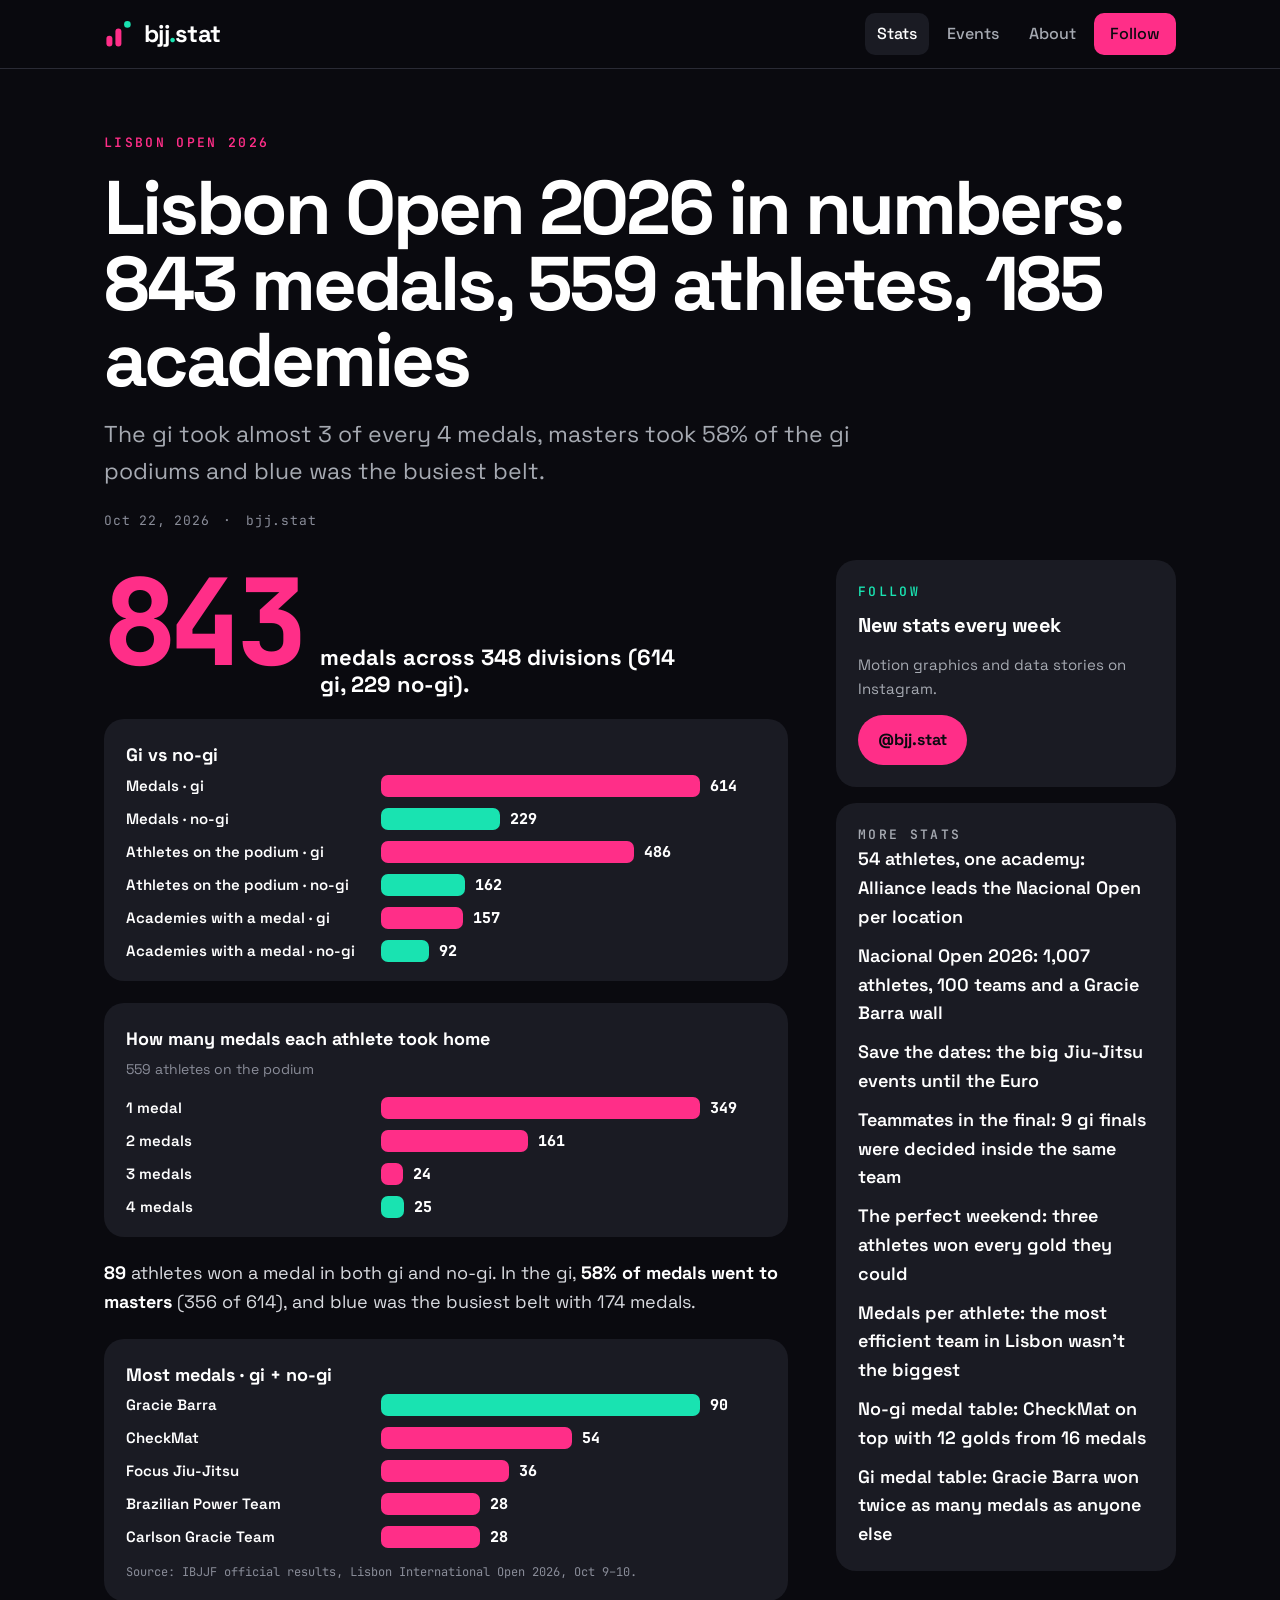
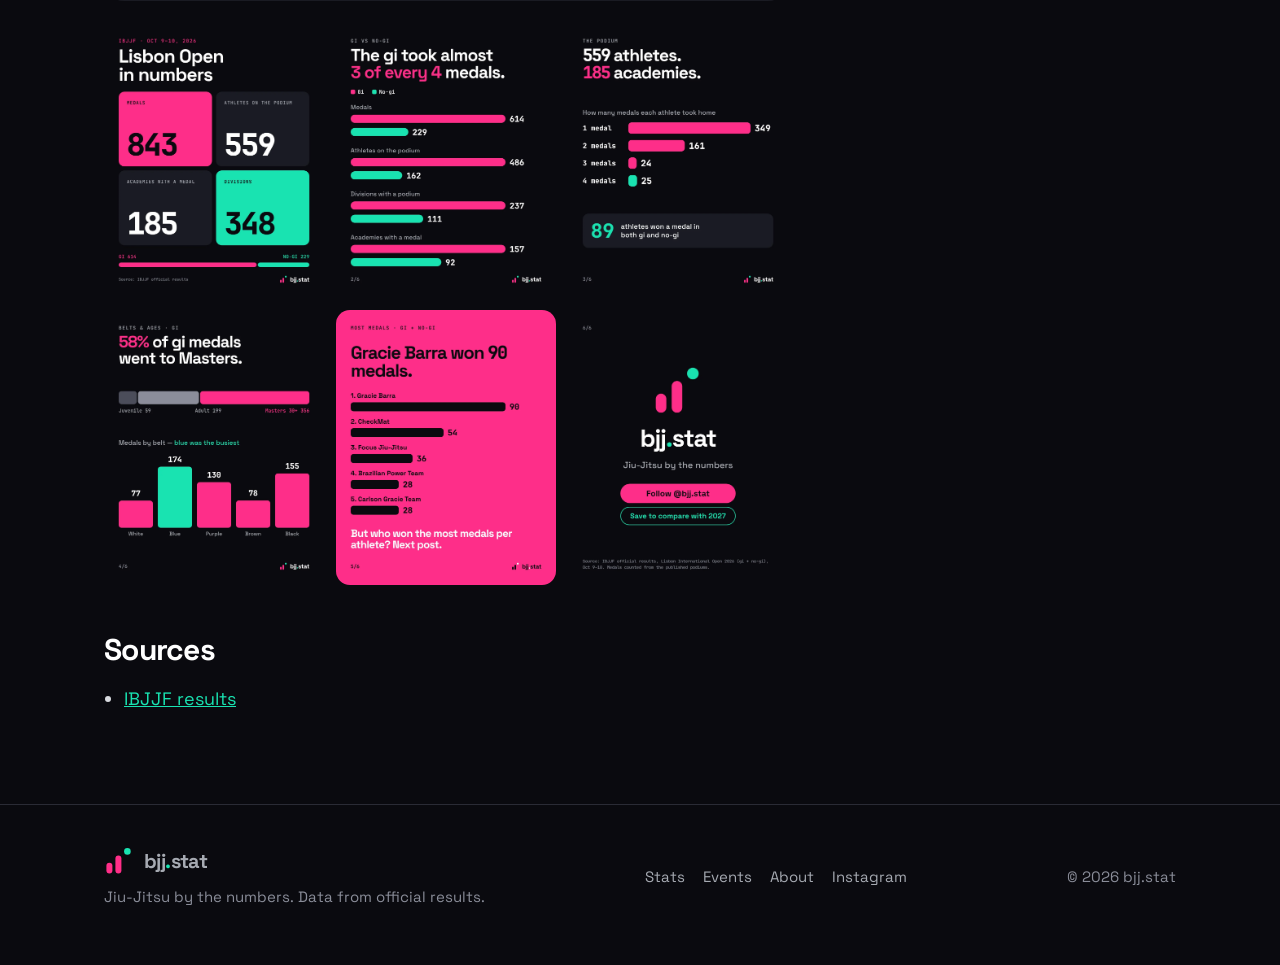
<file: docs/blog/lisbon-open-2026-in-numbers/index.html>
<!doctype html>
<html lang="en">
<head>
<meta charset="utf-8">
<meta name="viewport" content="width=device-width, initial-scale=1">
<title>Lisbon Open 2026 in numbers: 843 medals, 559 athletes, 185 academies · bjj.stat</title>
<meta name="description" content="The gi took almost 3 of every 4 medals, masters took 58% of the gi podiums and blue was the busiest belt.">
<link rel="canonical" href="https://bjjstat.com/blog/lisbon-open-2026-in-numbers/">
<meta name="theme-color" content="#0A0A0F">
<meta property="og:type" content="article">
<meta property="og:site_name" content="bjj.stat">
<meta property="og:title" content="Lisbon Open 2026 in numbers: 843 medals, 559 athletes, 185 academies · bjj.stat">
<meta property="og:description" content="The gi took almost 3 of every 4 medals, masters took 58% of the gi podiums and blue was the busiest belt.">
<meta property="og:url" content="https://bjjstat.com/blog/lisbon-open-2026-in-numbers/">
<meta property="og:image" content="https://bjjstat.com/assets/media/bjjstat-lisbon-open-01.webp">
<meta name="twitter:card" content="summary_large_image">
<link rel="icon" href="/favicon.svg" type="image/svg+xml">
<link rel="apple-touch-icon" href="/assets/img/apple-touch-icon.png">
<link rel="preload" href="/assets/fonts/SpaceGrotesk.woff2" as="font" type="font/woff2" crossorigin>
<link rel="stylesheet" href="/assets/css/style.css">
<script type="application/ld+json">{"@context": "https://schema.org", "@type": "BlogPosting", "headline": "Lisbon Open 2026 in numbers: 843 medals, 559 athletes, 185 academies", "datePublished": "2026-10-22", "image": "https://bjjstat.com/assets/media/bjjstat-lisbon-open-01.webp", "author": {"@type": "Organization", "name": "bjj.stat"}, "publisher": {"@type": "Organization", "name": "bjj.stat"}, "mainEntityOfPage": "https://bjjstat.com/blog/lisbon-open-2026-in-numbers/"}</script>
</head>
<body>
<a class="skip" href="#main">Skip to content</a>
<header class="site-head"><div class="wrap">
  <a class="brand" href="/" aria-label="bjj.stat home"><svg viewBox="0 0 100 100" aria-hidden="true"><rect x="8" y="56" width="20" height="36" rx="10" fill="#FF2E88"/><rect x="38" y="32" width="20" height="60" rx="10" fill="#FF2E88"/><circle cx="78" cy="18" r="11" fill="#19E3B1"/></svg><span>bjj<span class="dot">.</span>stat</span></a>
  <nav class="nav" aria-label="Main"><a href="/blog/" aria-current="page">Stats</a><a href="/events/">Events</a><a href="/about/">About</a><a class="btn" href="https://www.instagram.com/bjj.stat/" rel="me noopener" target="_blank">Follow</a></nav>
</div></header>
<main id="main">
<article>
<header class="post-head"><div class="wrap"><div class="tag mag">Lisbon Open 2026</div><h1>Lisbon Open 2026 in numbers: 843 medals, 559 athletes, 185 academies</h1><p class="dek">The gi took almost 3 of every 4 medals, masters took 58% of the gi podiums and blue was the busiest belt.</p>
<div class="meta"><span>Oct 22, 2026</span><span>·</span><span>bjj.stat</span></div></div></header>
<div class="wrap article"><div class="prose">
<div class="big-stat"><div class="n mag">843</div><div class="t">medals across 348 divisions (614 gi, 229 no-gi).</div></div>
<figure class="chart"><div class="ct">Gi vs no-gi</div><div class="bars"><div class="br"><div class="lb">Medals · gi</div><div class="tr"><div class="bar " style="width:100.0%"></div><div class="v">614</div></div></div><div class="br"><div class="lb">Medals · no-gi</div><div class="tr"><div class="bar hl" style="width:37.3%"></div><div class="v">229</div></div></div><div class="br"><div class="lb">Athletes on the podium · gi</div><div class="tr"><div class="bar " style="width:79.2%"></div><div class="v">486</div></div></div><div class="br"><div class="lb">Athletes on the podium · no-gi</div><div class="tr"><div class="bar hl" style="width:26.4%"></div><div class="v">162</div></div></div><div class="br"><div class="lb">Academies with a medal · gi</div><div class="tr"><div class="bar " style="width:25.6%"></div><div class="v">157</div></div></div><div class="br"><div class="lb">Academies with a medal · no-gi</div><div class="tr"><div class="bar hl" style="width:15.0%"></div><div class="v">92</div></div></div></div></figure>
<figure class="chart"><div class="ct">How many medals each athlete took home</div><div class="cs">559 athletes on the podium</div><div class="bars"><div class="br"><div class="lb">1 medal</div><div class="tr"><div class="bar " style="width:100.0%"></div><div class="v">349</div></div></div><div class="br"><div class="lb">2 medals</div><div class="tr"><div class="bar " style="width:46.1%"></div><div class="v">161</div></div></div><div class="br"><div class="lb">3 medals</div><div class="tr"><div class="bar " style="width:6.9%"></div><div class="v">24</div></div></div><div class="br"><div class="lb">4 medals</div><div class="tr"><div class="bar hl" style="width:7.2%"></div><div class="v">25</div></div></div></div></figure>
<p><strong>89</strong> athletes won a medal in both gi and no-gi. In the gi, <strong>58% of medals went to masters</strong> (356 of 614), and blue was the busiest belt with 174 medals.</p>
<figure class="chart"><div class="ct">Most medals · gi + no-gi</div><div class="bars"><div class="br"><div class="lb">Gracie Barra</div><div class="tr"><div class="bar hl" style="width:100.0%"></div><div class="v">90</div></div></div><div class="br"><div class="lb">CheckMat</div><div class="tr"><div class="bar " style="width:60.0%"></div><div class="v">54</div></div></div><div class="br"><div class="lb">Focus Jiu-Jitsu</div><div class="tr"><div class="bar " style="width:40.0%"></div><div class="v">36</div></div></div><div class="br"><div class="lb">Brazilian Power Team</div><div class="tr"><div class="bar " style="width:31.1%"></div><div class="v">28</div></div></div><div class="br"><div class="lb">Carlson Gracie Team</div><div class="tr"><div class="bar " style="width:31.1%"></div><div class="v">28</div></div></div></div><figcaption class="src">Source: IBJJF official results, Lisbon International Open 2026, Oct 9–10.</figcaption></figure>
<div class="slides"><a href="/assets/media/bjjstat-lisbon-open-01.webp" aria-label="Lisbon Open in numbers slide 1"><img src="/assets/media/bjjstat-lisbon-open-01.webp" alt="Lisbon Open in numbers, slide 1 of 6" width="1080" height="1350" loading="lazy"></a><a href="/assets/media/bjjstat-lisbon-open-02.webp" aria-label="Lisbon Open in numbers slide 2"><img src="/assets/media/bjjstat-lisbon-open-02.webp" alt="Lisbon Open in numbers, slide 2 of 6" width="1080" height="1350" loading="lazy"></a><a href="/assets/media/bjjstat-lisbon-open-03.webp" aria-label="Lisbon Open in numbers slide 3"><img src="/assets/media/bjjstat-lisbon-open-03.webp" alt="Lisbon Open in numbers, slide 3 of 6" width="1080" height="1350" loading="lazy"></a><a href="/assets/media/bjjstat-lisbon-open-04.webp" aria-label="Lisbon Open in numbers slide 4"><img src="/assets/media/bjjstat-lisbon-open-04.webp" alt="Lisbon Open in numbers, slide 4 of 6" width="1080" height="1350" loading="lazy"></a><a href="/assets/media/bjjstat-lisbon-open-05.webp" aria-label="Lisbon Open in numbers slide 5"><img src="/assets/media/bjjstat-lisbon-open-05.webp" alt="Lisbon Open in numbers, slide 5 of 6" width="1080" height="1350" loading="lazy"></a><a href="/assets/media/bjjstat-lisbon-open-06.webp" aria-label="Lisbon Open in numbers slide 6"><img src="/assets/media/bjjstat-lisbon-open-06.webp" alt="Lisbon Open in numbers, slide 6 of 6" width="1080" height="1350" loading="lazy"></a></div>

<h2>Sources</h2><ul><li><a href="https://ibjjf.com/events" rel="noopener" target="_blank">IBJJF results</a></li></ul></div>
<aside class="side">
  <div class="box"><div class="tag mint">Follow</div><h3>New stats every week</h3><p>Motion graphics and data stories on Instagram.</p><a class="btn" href="https://www.instagram.com/bjj.stat/" rel="me noopener" target="_blank">@bjj.stat</a></div>
  <div class="box"><div class="tag">More stats</div><ul><li><a href="/blog/alliance-athletes-per-academy/">54 athletes, one academy: Alliance leads the Nacional Open per location</a></li><li><a href="/blog/nacional-open-2026-registrations/">Nacional Open 2026: 1,007 athletes, 100 teams and a Gracie Barra wall</a></li><li><a href="/blog/upcoming-events-portugal-europe/">Save the dates: the big Jiu-Jitsu events until the Euro</a></li><li><a href="/blog/lisbon-open-2026-teammates-final/">Teammates in the final: 9 gi finals were decided inside the same team</a></li><li><a href="/blog/lisbon-open-2026-perfect-weekend/">The perfect weekend: three athletes won every gold they could</a></li><li><a href="/blog/lisbon-open-2026-medals-per-athlete/">Medals per athlete: the most efficient team in Lisbon wasn’t the biggest</a></li><li><a href="/blog/lisbon-open-2026-nogi-medal-table/">No-gi medal table: CheckMat on top with 12 golds from 16 medals</a></li><li><a href="/blog/lisbon-open-2026-gi-medal-table/">Gi medal table: Gracie Barra won twice as many medals as anyone else</a></li></ul></div>
</aside></div></article>
</main>
<footer class="site-foot"><div class="wrap">
  <div><a class="brand" href="/" style="font-size:20px"><svg viewBox="0 0 100 100" aria-hidden="true"><rect x="8" y="56" width="20" height="36" rx="10" fill="#FF2E88"/><rect x="38" y="32" width="20" height="60" rx="10" fill="#FF2E88"/><circle cx="78" cy="18" r="11" fill="#19E3B1"/></svg><span>bjj<span class="dot">.</span>stat</span></a><div style="margin-top:8px">Jiu-Jitsu by the numbers. Data from official results.</div></div>
  <nav aria-label="Footer"><a href="/blog/">Stats</a><a href="/events/">Events</a><a href="/about/">About</a><a href="https://www.instagram.com/bjj.stat/" rel="me noopener" target="_blank">Instagram</a></nav>
  <div>© 2026 bjj.stat</div>
</div></footer>
</body>
</html>
</file>
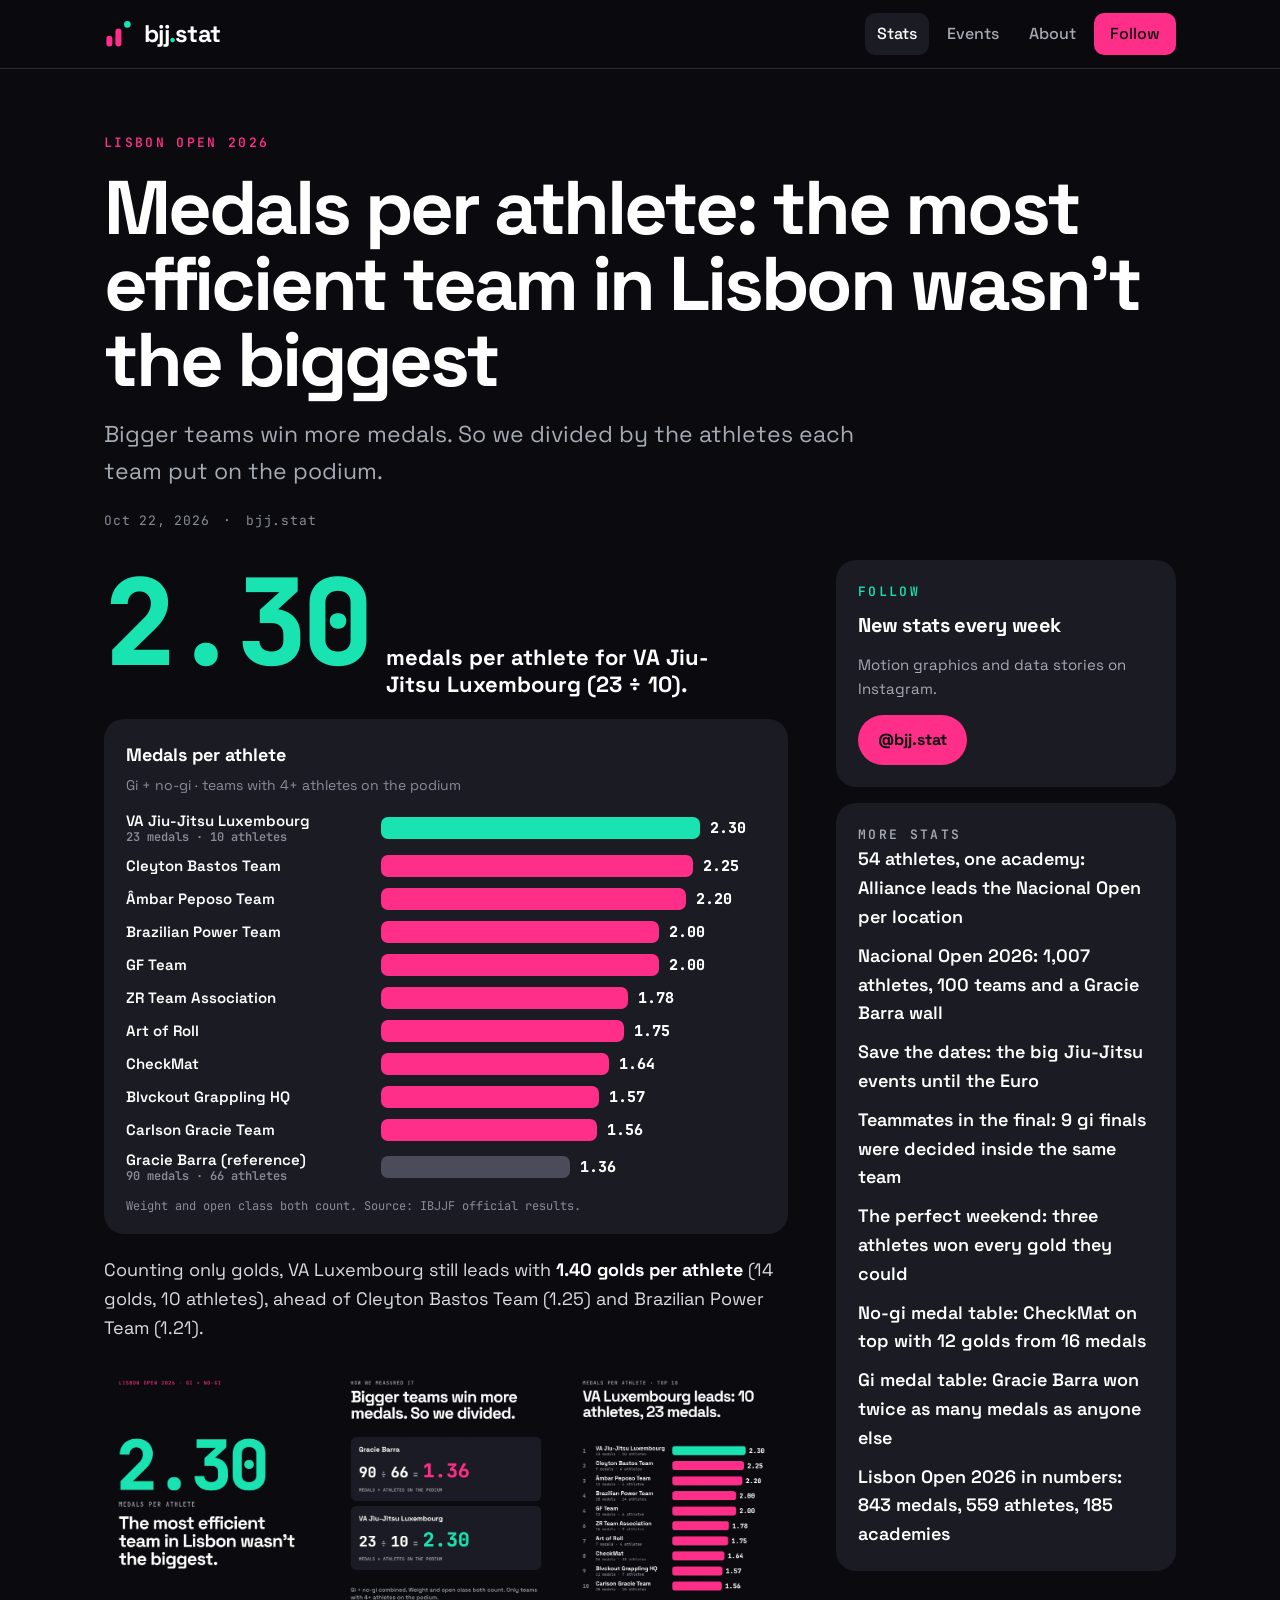
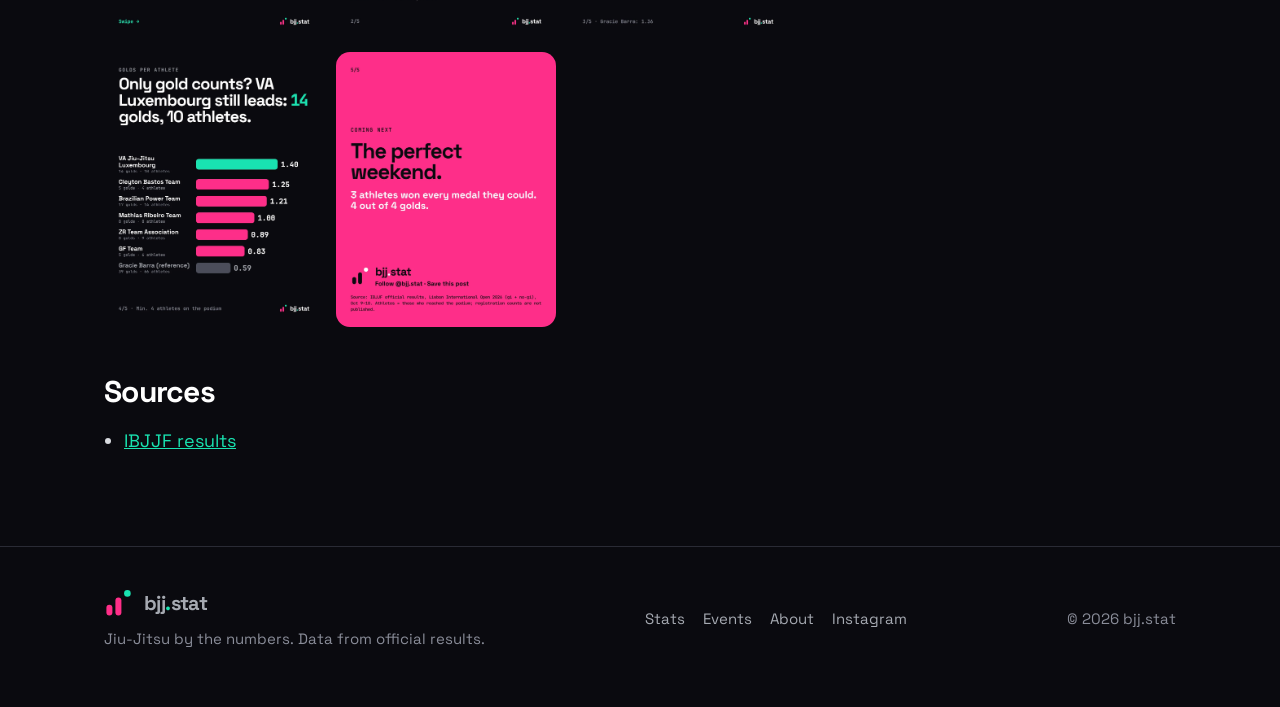
<file: docs/blog/lisbon-open-2026-medals-per-athlete/index.html>
<!doctype html>
<html lang="en">
<head>
<meta charset="utf-8">
<meta name="viewport" content="width=device-width, initial-scale=1">
<title>Medals per athlete: the most efficient team in Lisbon wasn’t the biggest · bjj.stat</title>
<meta name="description" content="Bigger teams win more medals. So we divided by the athletes each team put on the podium.">
<link rel="canonical" href="https://bjjstat.com/blog/lisbon-open-2026-medals-per-athlete/">
<meta name="theme-color" content="#0A0A0F">
<meta property="og:type" content="article">
<meta property="og:site_name" content="bjj.stat">
<meta property="og:title" content="Medals per athlete: the most efficient team in Lisbon wasn’t the biggest · bjj.stat">
<meta property="og:description" content="Bigger teams win more medals. So we divided by the athletes each team put on the podium.">
<meta property="og:url" content="https://bjjstat.com/blog/lisbon-open-2026-medals-per-athlete/">
<meta property="og:image" content="https://bjjstat.com/assets/media/bjjstat-medals-per-athlete-01.webp">
<meta name="twitter:card" content="summary_large_image">
<link rel="icon" href="/favicon.svg" type="image/svg+xml">
<link rel="apple-touch-icon" href="/assets/img/apple-touch-icon.png">
<link rel="preload" href="/assets/fonts/SpaceGrotesk.woff2" as="font" type="font/woff2" crossorigin>
<link rel="stylesheet" href="/assets/css/style.css">
<script type="application/ld+json">{"@context": "https://schema.org", "@type": "BlogPosting", "headline": "Medals per athlete: the most efficient team in Lisbon wasn\u2019t the biggest", "datePublished": "2026-10-22", "image": "https://bjjstat.com/assets/media/bjjstat-medals-per-athlete-01.webp", "author": {"@type": "Organization", "name": "bjj.stat"}, "publisher": {"@type": "Organization", "name": "bjj.stat"}, "mainEntityOfPage": "https://bjjstat.com/blog/lisbon-open-2026-medals-per-athlete/"}</script>
</head>
<body>
<a class="skip" href="#main">Skip to content</a>
<header class="site-head"><div class="wrap">
  <a class="brand" href="/" aria-label="bjj.stat home"><svg viewBox="0 0 100 100" aria-hidden="true"><rect x="8" y="56" width="20" height="36" rx="10" fill="#FF2E88"/><rect x="38" y="32" width="20" height="60" rx="10" fill="#FF2E88"/><circle cx="78" cy="18" r="11" fill="#19E3B1"/></svg><span>bjj<span class="dot">.</span>stat</span></a>
  <nav class="nav" aria-label="Main"><a href="/blog/" aria-current="page">Stats</a><a href="/events/">Events</a><a href="/about/">About</a><a class="btn" href="https://www.instagram.com/bjj.stat/" rel="me noopener" target="_blank">Follow</a></nav>
</div></header>
<main id="main">
<article>
<header class="post-head"><div class="wrap"><div class="tag mag">Lisbon Open 2026</div><h1>Medals per athlete: the most efficient team in Lisbon wasn’t the biggest</h1><p class="dek">Bigger teams win more medals. So we divided by the athletes each team put on the podium.</p>
<div class="meta"><span>Oct 22, 2026</span><span>·</span><span>bjj.stat</span></div></div></header>
<div class="wrap article"><div class="prose">
<div class="big-stat"><div class="n">2.30</div><div class="t">medals per athlete for VA Jiu-Jitsu Luxembourg (23 ÷ 10).</div></div>
<figure class="chart"><div class="ct">Medals per athlete</div><div class="cs">Gi + no-gi · teams with 4+ athletes on the podium</div><div class="bars"><div class="br"><div class="lb">VA Jiu-Jitsu Luxembourg<small>23 medals · 10 athletes</small></div><div class="tr"><div class="bar hl" style="width:100.0%"></div><div class="v">2.30</div></div></div><div class="br"><div class="lb">Cleyton Bastos Team</div><div class="tr"><div class="bar " style="width:97.8%"></div><div class="v">2.25</div></div></div><div class="br"><div class="lb">Âmbar Peposo Team</div><div class="tr"><div class="bar " style="width:95.7%"></div><div class="v">2.20</div></div></div><div class="br"><div class="lb">Brazilian Power Team</div><div class="tr"><div class="bar " style="width:87.0%"></div><div class="v">2.00</div></div></div><div class="br"><div class="lb">GF Team</div><div class="tr"><div class="bar " style="width:87.0%"></div><div class="v">2.00</div></div></div><div class="br"><div class="lb">ZR Team Association</div><div class="tr"><div class="bar " style="width:77.4%"></div><div class="v">1.78</div></div></div><div class="br"><div class="lb">Art of Roll</div><div class="tr"><div class="bar " style="width:76.1%"></div><div class="v">1.75</div></div></div><div class="br"><div class="lb">CheckMat</div><div class="tr"><div class="bar " style="width:71.3%"></div><div class="v">1.64</div></div></div><div class="br"><div class="lb">Blvckout Grappling HQ</div><div class="tr"><div class="bar " style="width:68.3%"></div><div class="v">1.57</div></div></div><div class="br"><div class="lb">Carlson Gracie Team</div><div class="tr"><div class="bar " style="width:67.8%"></div><div class="v">1.56</div></div></div><div class="br"><div class="lb">Gracie Barra (reference)<small>90 medals · 66 athletes</small></div><div class="tr"><div class="bar s" style="width:59.1%"></div><div class="v">1.36</div></div></div></div><figcaption class="src">Weight and open class both count. Source: IBJJF official results.</figcaption></figure>
<p>Counting only golds, VA Luxembourg still leads with <strong>1.40 golds per athlete</strong> (14 golds, 10 athletes), ahead of Cleyton Bastos Team (1.25) and Brazilian Power Team (1.21).</p>
<div class="slides"><a href="/assets/media/bjjstat-medals-per-athlete-01.webp" aria-label="Medals per athlete slide 1"><img src="/assets/media/bjjstat-medals-per-athlete-01.webp" alt="Medals per athlete, slide 1 of 5" width="1080" height="1350" loading="lazy"></a><a href="/assets/media/bjjstat-medals-per-athlete-02.webp" aria-label="Medals per athlete slide 2"><img src="/assets/media/bjjstat-medals-per-athlete-02.webp" alt="Medals per athlete, slide 2 of 5" width="1080" height="1350" loading="lazy"></a><a href="/assets/media/bjjstat-medals-per-athlete-03.webp" aria-label="Medals per athlete slide 3"><img src="/assets/media/bjjstat-medals-per-athlete-03.webp" alt="Medals per athlete, slide 3 of 5" width="1080" height="1350" loading="lazy"></a><a href="/assets/media/bjjstat-medals-per-athlete-04.webp" aria-label="Medals per athlete slide 4"><img src="/assets/media/bjjstat-medals-per-athlete-04.webp" alt="Medals per athlete, slide 4 of 5" width="1080" height="1350" loading="lazy"></a><a href="/assets/media/bjjstat-medals-per-athlete-05.webp" aria-label="Medals per athlete slide 5"><img src="/assets/media/bjjstat-medals-per-athlete-05.webp" alt="Medals per athlete, slide 5 of 5" width="1080" height="1350" loading="lazy"></a></div>

<h2>Sources</h2><ul><li><a href="https://ibjjf.com/events" rel="noopener" target="_blank">IBJJF results</a></li></ul></div>
<aside class="side">
  <div class="box"><div class="tag mint">Follow</div><h3>New stats every week</h3><p>Motion graphics and data stories on Instagram.</p><a class="btn" href="https://www.instagram.com/bjj.stat/" rel="me noopener" target="_blank">@bjj.stat</a></div>
  <div class="box"><div class="tag">More stats</div><ul><li><a href="/blog/alliance-athletes-per-academy/">54 athletes, one academy: Alliance leads the Nacional Open per location</a></li><li><a href="/blog/nacional-open-2026-registrations/">Nacional Open 2026: 1,007 athletes, 100 teams and a Gracie Barra wall</a></li><li><a href="/blog/upcoming-events-portugal-europe/">Save the dates: the big Jiu-Jitsu events until the Euro</a></li><li><a href="/blog/lisbon-open-2026-teammates-final/">Teammates in the final: 9 gi finals were decided inside the same team</a></li><li><a href="/blog/lisbon-open-2026-perfect-weekend/">The perfect weekend: three athletes won every gold they could</a></li><li><a href="/blog/lisbon-open-2026-nogi-medal-table/">No-gi medal table: CheckMat on top with 12 golds from 16 medals</a></li><li><a href="/blog/lisbon-open-2026-gi-medal-table/">Gi medal table: Gracie Barra won twice as many medals as anyone else</a></li><li><a href="/blog/lisbon-open-2026-in-numbers/">Lisbon Open 2026 in numbers: 843 medals, 559 athletes, 185 academies</a></li></ul></div>
</aside></div></article>
</main>
<footer class="site-foot"><div class="wrap">
  <div><a class="brand" href="/" style="font-size:20px"><svg viewBox="0 0 100 100" aria-hidden="true"><rect x="8" y="56" width="20" height="36" rx="10" fill="#FF2E88"/><rect x="38" y="32" width="20" height="60" rx="10" fill="#FF2E88"/><circle cx="78" cy="18" r="11" fill="#19E3B1"/></svg><span>bjj<span class="dot">.</span>stat</span></a><div style="margin-top:8px">Jiu-Jitsu by the numbers. Data from official results.</div></div>
  <nav aria-label="Footer"><a href="/blog/">Stats</a><a href="/events/">Events</a><a href="/about/">About</a><a href="https://www.instagram.com/bjj.stat/" rel="me noopener" target="_blank">Instagram</a></nav>
  <div>© 2026 bjj.stat</div>
</div></footer>
</body>
</html>
</file>
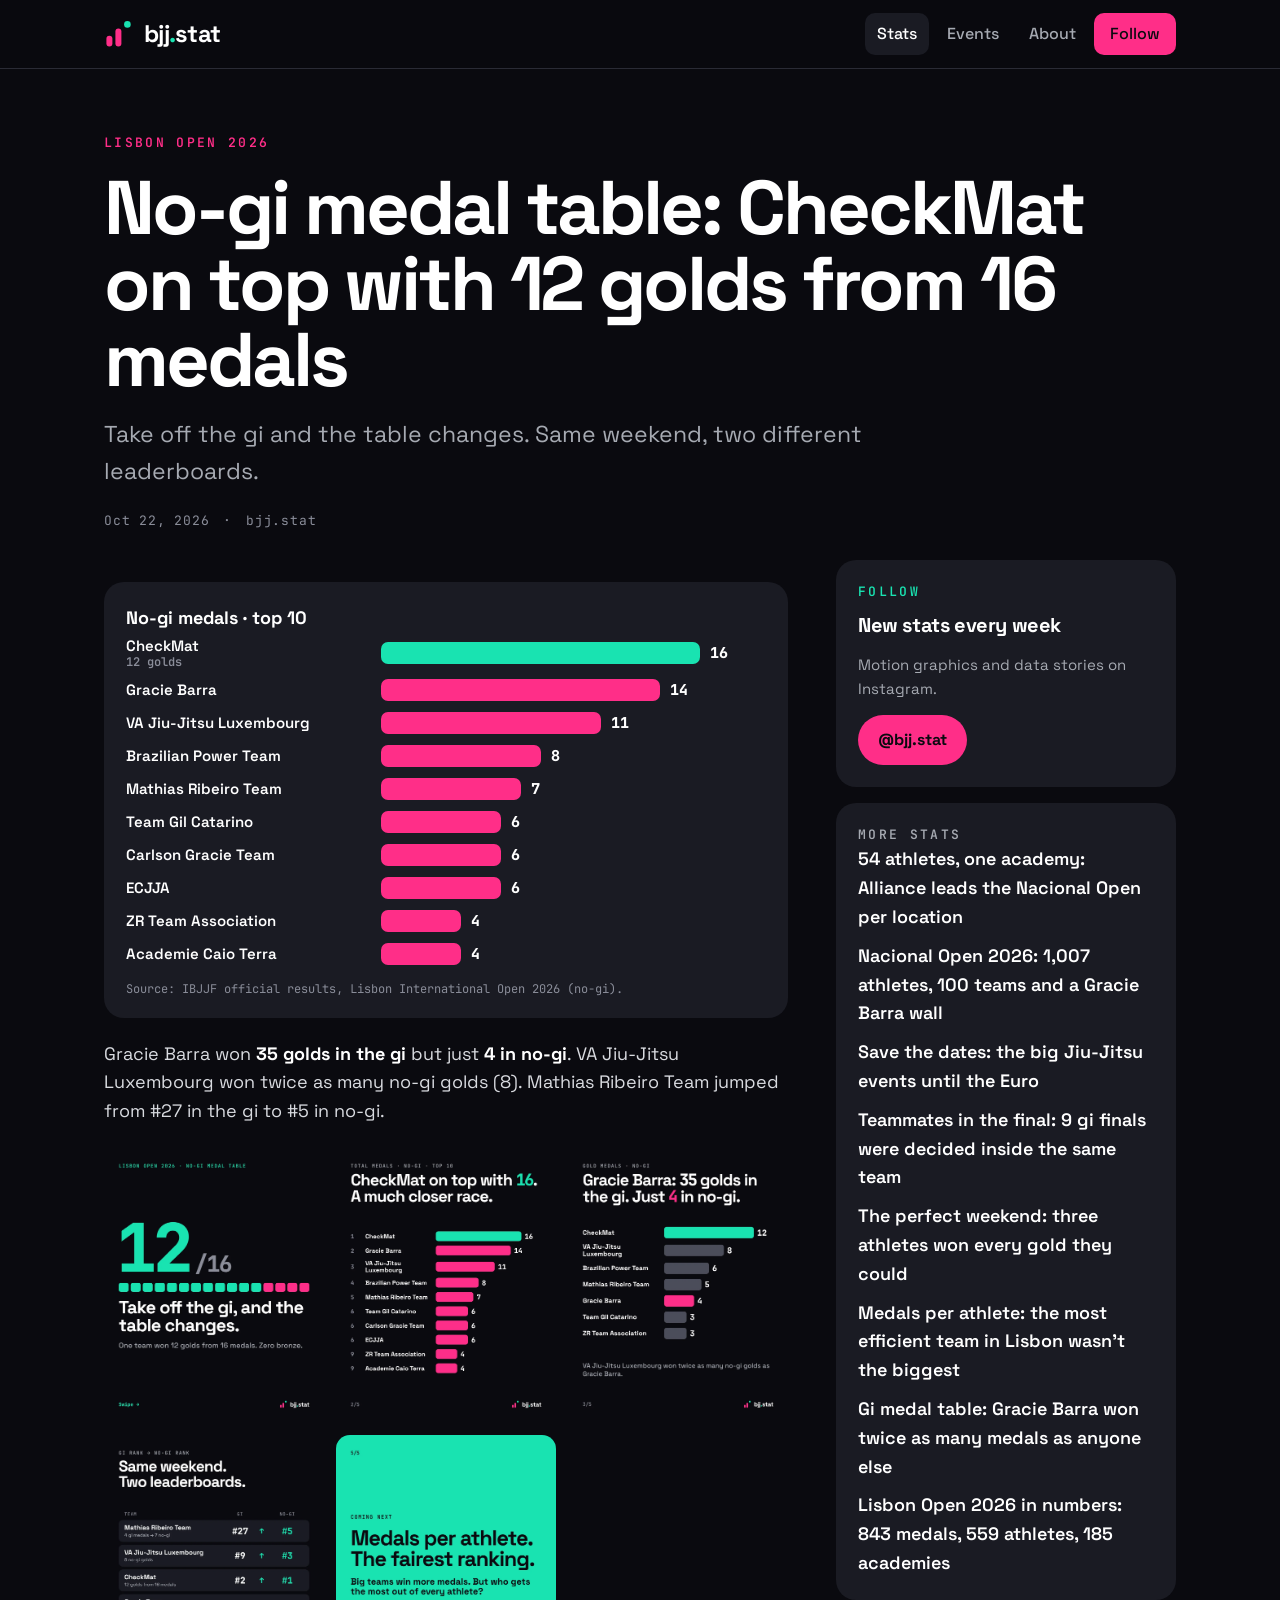
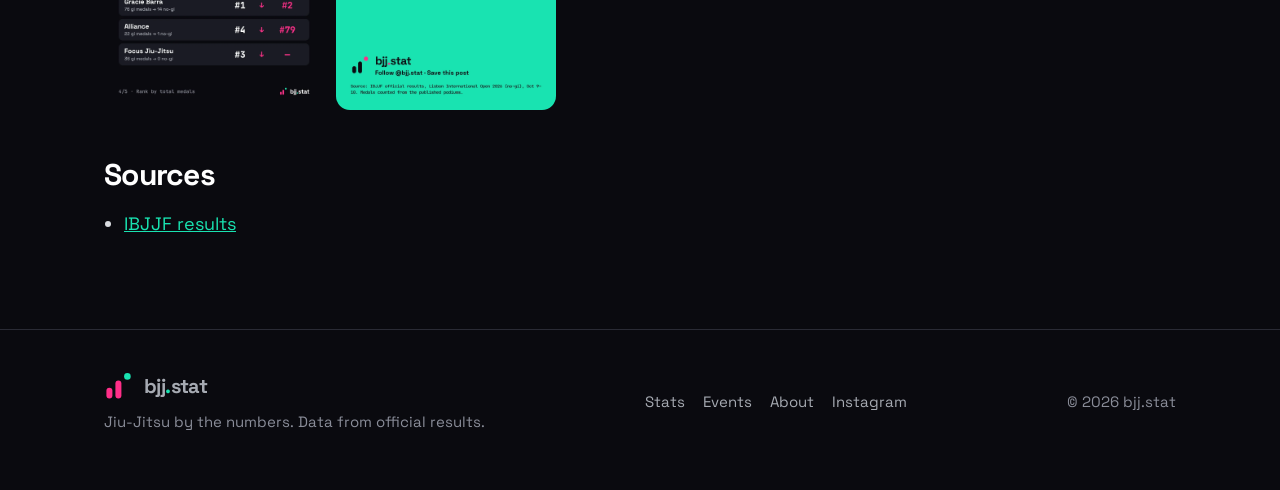
<file: docs/blog/lisbon-open-2026-nogi-medal-table/index.html>
<!doctype html>
<html lang="en">
<head>
<meta charset="utf-8">
<meta name="viewport" content="width=device-width, initial-scale=1">
<title>No-gi medal table: CheckMat on top with 12 golds from 16 medals · bjj.stat</title>
<meta name="description" content="Take off the gi and the table changes. Same weekend, two different leaderboards.">
<link rel="canonical" href="https://bjjstat.com/blog/lisbon-open-2026-nogi-medal-table/">
<meta name="theme-color" content="#0A0A0F">
<meta property="og:type" content="article">
<meta property="og:site_name" content="bjj.stat">
<meta property="og:title" content="No-gi medal table: CheckMat on top with 12 golds from 16 medals · bjj.stat">
<meta property="og:description" content="Take off the gi and the table changes. Same weekend, two different leaderboards.">
<meta property="og:url" content="https://bjjstat.com/blog/lisbon-open-2026-nogi-medal-table/">
<meta property="og:image" content="https://bjjstat.com/assets/media/bjjstat-nogi-medal-table-01.webp">
<meta name="twitter:card" content="summary_large_image">
<link rel="icon" href="/favicon.svg" type="image/svg+xml">
<link rel="apple-touch-icon" href="/assets/img/apple-touch-icon.png">
<link rel="preload" href="/assets/fonts/SpaceGrotesk.woff2" as="font" type="font/woff2" crossorigin>
<link rel="stylesheet" href="/assets/css/style.css">
<script type="application/ld+json">{"@context": "https://schema.org", "@type": "BlogPosting", "headline": "No-gi medal table: CheckMat on top with 12 golds from 16 medals", "datePublished": "2026-10-22", "image": "https://bjjstat.com/assets/media/bjjstat-nogi-medal-table-01.webp", "author": {"@type": "Organization", "name": "bjj.stat"}, "publisher": {"@type": "Organization", "name": "bjj.stat"}, "mainEntityOfPage": "https://bjjstat.com/blog/lisbon-open-2026-nogi-medal-table/"}</script>
</head>
<body>
<a class="skip" href="#main">Skip to content</a>
<header class="site-head"><div class="wrap">
  <a class="brand" href="/" aria-label="bjj.stat home"><svg viewBox="0 0 100 100" aria-hidden="true"><rect x="8" y="56" width="20" height="36" rx="10" fill="#FF2E88"/><rect x="38" y="32" width="20" height="60" rx="10" fill="#FF2E88"/><circle cx="78" cy="18" r="11" fill="#19E3B1"/></svg><span>bjj<span class="dot">.</span>stat</span></a>
  <nav class="nav" aria-label="Main"><a href="/blog/" aria-current="page">Stats</a><a href="/events/">Events</a><a href="/about/">About</a><a class="btn" href="https://www.instagram.com/bjj.stat/" rel="me noopener" target="_blank">Follow</a></nav>
</div></header>
<main id="main">
<article>
<header class="post-head"><div class="wrap"><div class="tag mag">Lisbon Open 2026</div><h1>No-gi medal table: CheckMat on top with 12 golds from 16 medals</h1><p class="dek">Take off the gi and the table changes. Same weekend, two different leaderboards.</p>
<div class="meta"><span>Oct 22, 2026</span><span>·</span><span>bjj.stat</span></div></div></header>
<div class="wrap article"><div class="prose">
<figure class="chart"><div class="ct">No-gi medals · top 10</div><div class="bars"><div class="br"><div class="lb">CheckMat<small>12 golds</small></div><div class="tr"><div class="bar hl" style="width:100.0%"></div><div class="v">16</div></div></div><div class="br"><div class="lb">Gracie Barra</div><div class="tr"><div class="bar " style="width:87.5%"></div><div class="v">14</div></div></div><div class="br"><div class="lb">VA Jiu-Jitsu Luxembourg</div><div class="tr"><div class="bar " style="width:68.8%"></div><div class="v">11</div></div></div><div class="br"><div class="lb">Brazilian Power Team</div><div class="tr"><div class="bar " style="width:50.0%"></div><div class="v">8</div></div></div><div class="br"><div class="lb">Mathias Ribeiro Team</div><div class="tr"><div class="bar " style="width:43.8%"></div><div class="v">7</div></div></div><div class="br"><div class="lb">Team Gil Catarino</div><div class="tr"><div class="bar " style="width:37.5%"></div><div class="v">6</div></div></div><div class="br"><div class="lb">Carlson Gracie Team</div><div class="tr"><div class="bar " style="width:37.5%"></div><div class="v">6</div></div></div><div class="br"><div class="lb">ECJJA</div><div class="tr"><div class="bar " style="width:37.5%"></div><div class="v">6</div></div></div><div class="br"><div class="lb">ZR Team Association</div><div class="tr"><div class="bar " style="width:25.0%"></div><div class="v">4</div></div></div><div class="br"><div class="lb">Academie Caio Terra</div><div class="tr"><div class="bar " style="width:25.0%"></div><div class="v">4</div></div></div></div><figcaption class="src">Source: IBJJF official results, Lisbon International Open 2026 (no-gi).</figcaption></figure>
<p>Gracie Barra won <strong>35 golds in the gi</strong> but just <strong>4 in no-gi</strong>. VA Jiu-Jitsu Luxembourg won twice as many no-gi golds (8). Mathias Ribeiro Team jumped from #27 in the gi to #5 in no-gi.</p>
<div class="slides"><a href="/assets/media/bjjstat-nogi-medal-table-01.webp" aria-label="No-gi medal table slide 1"><img src="/assets/media/bjjstat-nogi-medal-table-01.webp" alt="No-gi medal table, slide 1 of 5" width="1080" height="1350" loading="lazy"></a><a href="/assets/media/bjjstat-nogi-medal-table-02.webp" aria-label="No-gi medal table slide 2"><img src="/assets/media/bjjstat-nogi-medal-table-02.webp" alt="No-gi medal table, slide 2 of 5" width="1080" height="1350" loading="lazy"></a><a href="/assets/media/bjjstat-nogi-medal-table-03.webp" aria-label="No-gi medal table slide 3"><img src="/assets/media/bjjstat-nogi-medal-table-03.webp" alt="No-gi medal table, slide 3 of 5" width="1080" height="1350" loading="lazy"></a><a href="/assets/media/bjjstat-nogi-medal-table-04.webp" aria-label="No-gi medal table slide 4"><img src="/assets/media/bjjstat-nogi-medal-table-04.webp" alt="No-gi medal table, slide 4 of 5" width="1080" height="1350" loading="lazy"></a><a href="/assets/media/bjjstat-nogi-medal-table-05.webp" aria-label="No-gi medal table slide 5"><img src="/assets/media/bjjstat-nogi-medal-table-05.webp" alt="No-gi medal table, slide 5 of 5" width="1080" height="1350" loading="lazy"></a></div>

<h2>Sources</h2><ul><li><a href="https://ibjjf.com/events" rel="noopener" target="_blank">IBJJF results</a></li></ul></div>
<aside class="side">
  <div class="box"><div class="tag mint">Follow</div><h3>New stats every week</h3><p>Motion graphics and data stories on Instagram.</p><a class="btn" href="https://www.instagram.com/bjj.stat/" rel="me noopener" target="_blank">@bjj.stat</a></div>
  <div class="box"><div class="tag">More stats</div><ul><li><a href="/blog/alliance-athletes-per-academy/">54 athletes, one academy: Alliance leads the Nacional Open per location</a></li><li><a href="/blog/nacional-open-2026-registrations/">Nacional Open 2026: 1,007 athletes, 100 teams and a Gracie Barra wall</a></li><li><a href="/blog/upcoming-events-portugal-europe/">Save the dates: the big Jiu-Jitsu events until the Euro</a></li><li><a href="/blog/lisbon-open-2026-teammates-final/">Teammates in the final: 9 gi finals were decided inside the same team</a></li><li><a href="/blog/lisbon-open-2026-perfect-weekend/">The perfect weekend: three athletes won every gold they could</a></li><li><a href="/blog/lisbon-open-2026-medals-per-athlete/">Medals per athlete: the most efficient team in Lisbon wasn’t the biggest</a></li><li><a href="/blog/lisbon-open-2026-gi-medal-table/">Gi medal table: Gracie Barra won twice as many medals as anyone else</a></li><li><a href="/blog/lisbon-open-2026-in-numbers/">Lisbon Open 2026 in numbers: 843 medals, 559 athletes, 185 academies</a></li></ul></div>
</aside></div></article>
</main>
<footer class="site-foot"><div class="wrap">
  <div><a class="brand" href="/" style="font-size:20px"><svg viewBox="0 0 100 100" aria-hidden="true"><rect x="8" y="56" width="20" height="36" rx="10" fill="#FF2E88"/><rect x="38" y="32" width="20" height="60" rx="10" fill="#FF2E88"/><circle cx="78" cy="18" r="11" fill="#19E3B1"/></svg><span>bjj<span class="dot">.</span>stat</span></a><div style="margin-top:8px">Jiu-Jitsu by the numbers. Data from official results.</div></div>
  <nav aria-label="Footer"><a href="/blog/">Stats</a><a href="/events/">Events</a><a href="/about/">About</a><a href="https://www.instagram.com/bjj.stat/" rel="me noopener" target="_blank">Instagram</a></nav>
  <div>© 2026 bjj.stat</div>
</div></footer>
</body>
</html>
</file>
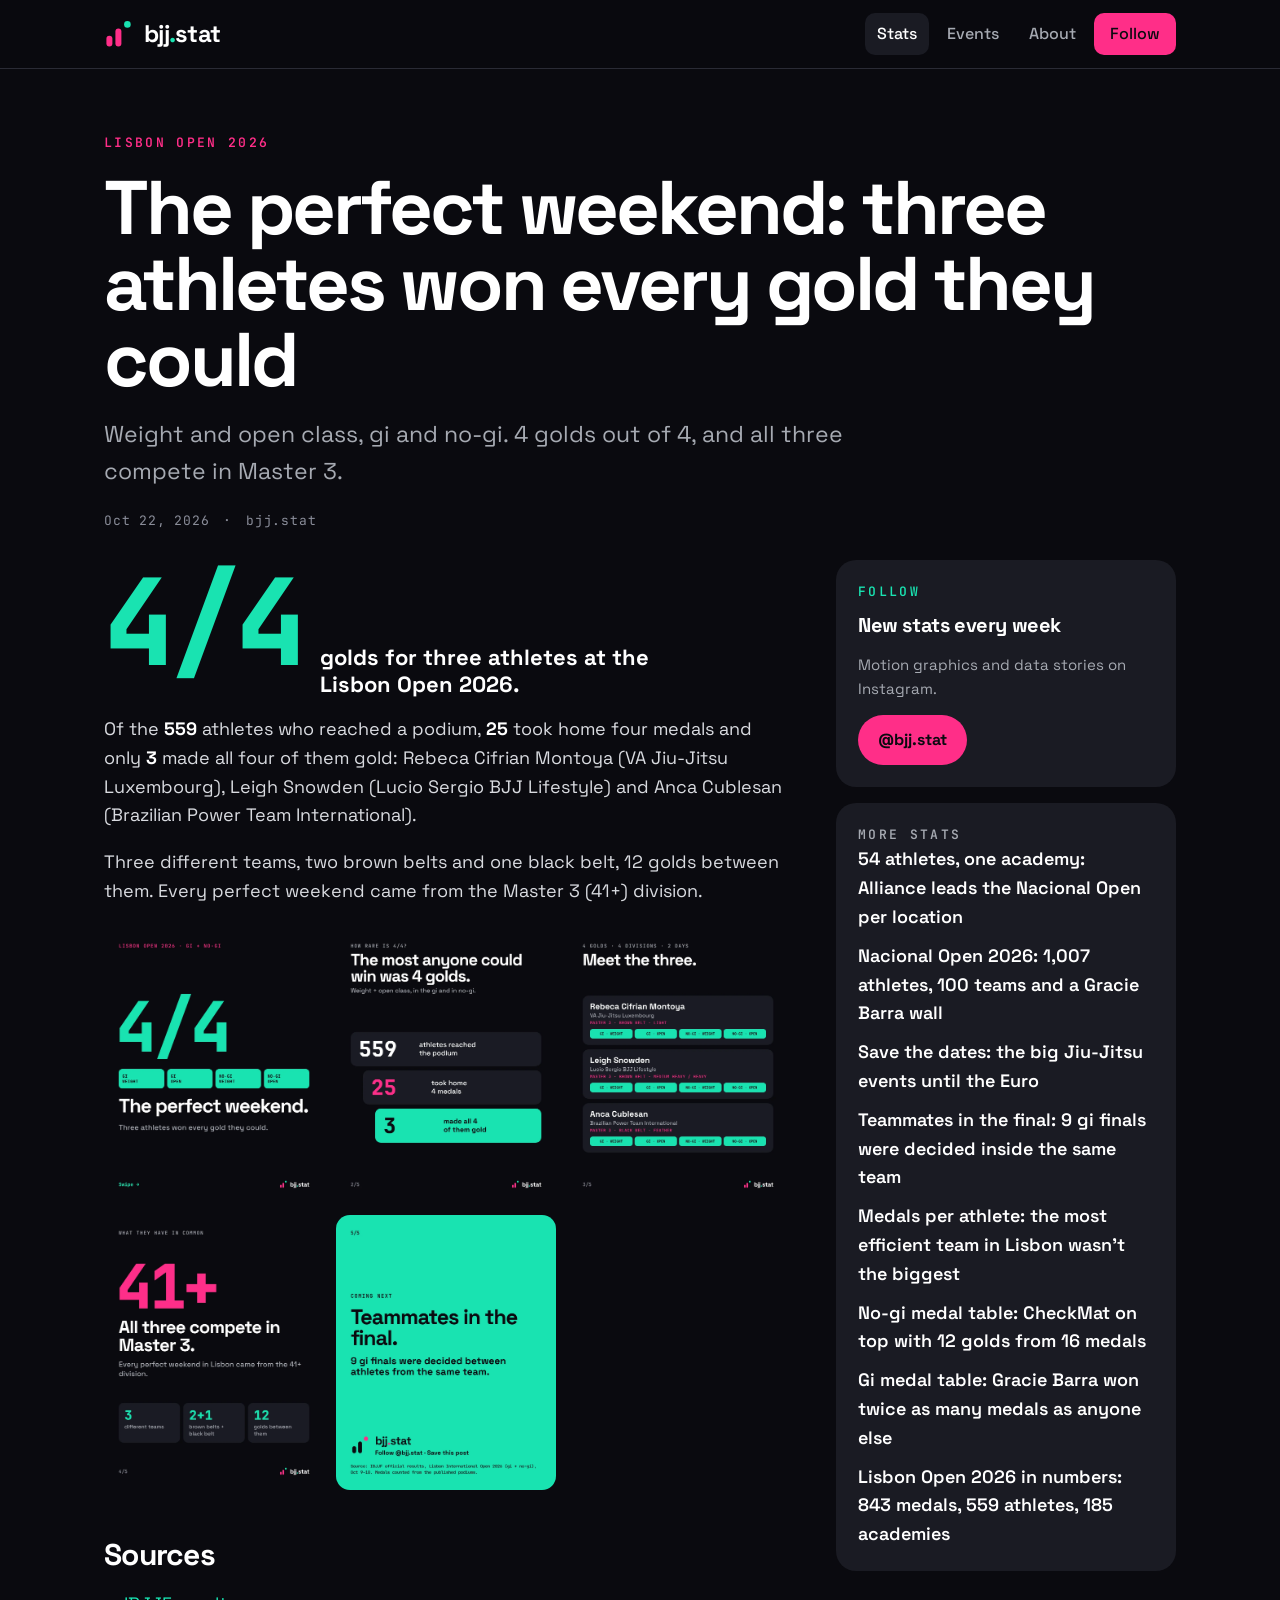
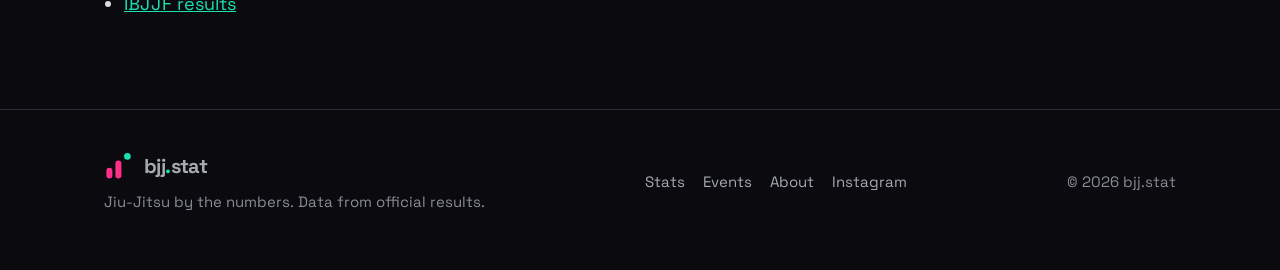
<file: docs/blog/lisbon-open-2026-perfect-weekend/index.html>
<!doctype html>
<html lang="en">
<head>
<meta charset="utf-8">
<meta name="viewport" content="width=device-width, initial-scale=1">
<title>The perfect weekend: three athletes won every gold they could · bjj.stat</title>
<meta name="description" content="Weight and open class, gi and no-gi. 4 golds out of 4, and all three compete in Master 3.">
<link rel="canonical" href="https://bjjstat.com/blog/lisbon-open-2026-perfect-weekend/">
<meta name="theme-color" content="#0A0A0F">
<meta property="og:type" content="article">
<meta property="og:site_name" content="bjj.stat">
<meta property="og:title" content="The perfect weekend: three athletes won every gold they could · bjj.stat">
<meta property="og:description" content="Weight and open class, gi and no-gi. 4 golds out of 4, and all three compete in Master 3.">
<meta property="og:url" content="https://bjjstat.com/blog/lisbon-open-2026-perfect-weekend/">
<meta property="og:image" content="https://bjjstat.com/assets/media/bjjstat-perfect-weekend-01.webp">
<meta name="twitter:card" content="summary_large_image">
<link rel="icon" href="/favicon.svg" type="image/svg+xml">
<link rel="apple-touch-icon" href="/assets/img/apple-touch-icon.png">
<link rel="preload" href="/assets/fonts/SpaceGrotesk.woff2" as="font" type="font/woff2" crossorigin>
<link rel="stylesheet" href="/assets/css/style.css">
<script type="application/ld+json">{"@context": "https://schema.org", "@type": "BlogPosting", "headline": "The perfect weekend: three athletes won every gold they could", "datePublished": "2026-10-22", "image": "https://bjjstat.com/assets/media/bjjstat-perfect-weekend-01.webp", "author": {"@type": "Organization", "name": "bjj.stat"}, "publisher": {"@type": "Organization", "name": "bjj.stat"}, "mainEntityOfPage": "https://bjjstat.com/blog/lisbon-open-2026-perfect-weekend/"}</script>
</head>
<body>
<a class="skip" href="#main">Skip to content</a>
<header class="site-head"><div class="wrap">
  <a class="brand" href="/" aria-label="bjj.stat home"><svg viewBox="0 0 100 100" aria-hidden="true"><rect x="8" y="56" width="20" height="36" rx="10" fill="#FF2E88"/><rect x="38" y="32" width="20" height="60" rx="10" fill="#FF2E88"/><circle cx="78" cy="18" r="11" fill="#19E3B1"/></svg><span>bjj<span class="dot">.</span>stat</span></a>
  <nav class="nav" aria-label="Main"><a href="/blog/" aria-current="page">Stats</a><a href="/events/">Events</a><a href="/about/">About</a><a class="btn" href="https://www.instagram.com/bjj.stat/" rel="me noopener" target="_blank">Follow</a></nav>
</div></header>
<main id="main">
<article>
<header class="post-head"><div class="wrap"><div class="tag mag">Lisbon Open 2026</div><h1>The perfect weekend: three athletes won every gold they could</h1><p class="dek">Weight and open class, gi and no-gi. 4 golds out of 4, and all three compete in Master 3.</p>
<div class="meta"><span>Oct 22, 2026</span><span>·</span><span>bjj.stat</span></div></div></header>
<div class="wrap article"><div class="prose">
<div class="big-stat"><div class="n">4/4</div><div class="t">golds for three athletes at the Lisbon Open 2026.</div></div>
<p>Of the <strong>559</strong> athletes who reached a podium, <strong>25</strong> took home four medals and only <strong>3</strong> made all four of them gold: Rebeca Cifrian Montoya (VA Jiu-Jitsu Luxembourg), Leigh Snowden (Lucio Sergio BJJ Lifestyle) and Anca Cublesan (Brazilian Power Team International).</p>
<p>Three different teams, two brown belts and one black belt, 12 golds between them. Every perfect weekend came from the Master 3 (41+) division.</p>
<div class="slides"><a href="/assets/media/bjjstat-perfect-weekend-01.webp" aria-label="The perfect weekend slide 1"><img src="/assets/media/bjjstat-perfect-weekend-01.webp" alt="The perfect weekend, slide 1 of 5" width="1080" height="1350" loading="lazy"></a><a href="/assets/media/bjjstat-perfect-weekend-02.webp" aria-label="The perfect weekend slide 2"><img src="/assets/media/bjjstat-perfect-weekend-02.webp" alt="The perfect weekend, slide 2 of 5" width="1080" height="1350" loading="lazy"></a><a href="/assets/media/bjjstat-perfect-weekend-03.webp" aria-label="The perfect weekend slide 3"><img src="/assets/media/bjjstat-perfect-weekend-03.webp" alt="The perfect weekend, slide 3 of 5" width="1080" height="1350" loading="lazy"></a><a href="/assets/media/bjjstat-perfect-weekend-04.webp" aria-label="The perfect weekend slide 4"><img src="/assets/media/bjjstat-perfect-weekend-04.webp" alt="The perfect weekend, slide 4 of 5" width="1080" height="1350" loading="lazy"></a><a href="/assets/media/bjjstat-perfect-weekend-05.webp" aria-label="The perfect weekend slide 5"><img src="/assets/media/bjjstat-perfect-weekend-05.webp" alt="The perfect weekend, slide 5 of 5" width="1080" height="1350" loading="lazy"></a></div>

<h2>Sources</h2><ul><li><a href="https://ibjjf.com/events" rel="noopener" target="_blank">IBJJF results</a></li></ul></div>
<aside class="side">
  <div class="box"><div class="tag mint">Follow</div><h3>New stats every week</h3><p>Motion graphics and data stories on Instagram.</p><a class="btn" href="https://www.instagram.com/bjj.stat/" rel="me noopener" target="_blank">@bjj.stat</a></div>
  <div class="box"><div class="tag">More stats</div><ul><li><a href="/blog/alliance-athletes-per-academy/">54 athletes, one academy: Alliance leads the Nacional Open per location</a></li><li><a href="/blog/nacional-open-2026-registrations/">Nacional Open 2026: 1,007 athletes, 100 teams and a Gracie Barra wall</a></li><li><a href="/blog/upcoming-events-portugal-europe/">Save the dates: the big Jiu-Jitsu events until the Euro</a></li><li><a href="/blog/lisbon-open-2026-teammates-final/">Teammates in the final: 9 gi finals were decided inside the same team</a></li><li><a href="/blog/lisbon-open-2026-medals-per-athlete/">Medals per athlete: the most efficient team in Lisbon wasn’t the biggest</a></li><li><a href="/blog/lisbon-open-2026-nogi-medal-table/">No-gi medal table: CheckMat on top with 12 golds from 16 medals</a></li><li><a href="/blog/lisbon-open-2026-gi-medal-table/">Gi medal table: Gracie Barra won twice as many medals as anyone else</a></li><li><a href="/blog/lisbon-open-2026-in-numbers/">Lisbon Open 2026 in numbers: 843 medals, 559 athletes, 185 academies</a></li></ul></div>
</aside></div></article>
</main>
<footer class="site-foot"><div class="wrap">
  <div><a class="brand" href="/" style="font-size:20px"><svg viewBox="0 0 100 100" aria-hidden="true"><rect x="8" y="56" width="20" height="36" rx="10" fill="#FF2E88"/><rect x="38" y="32" width="20" height="60" rx="10" fill="#FF2E88"/><circle cx="78" cy="18" r="11" fill="#19E3B1"/></svg><span>bjj<span class="dot">.</span>stat</span></a><div style="margin-top:8px">Jiu-Jitsu by the numbers. Data from official results.</div></div>
  <nav aria-label="Footer"><a href="/blog/">Stats</a><a href="/events/">Events</a><a href="/about/">About</a><a href="https://www.instagram.com/bjj.stat/" rel="me noopener" target="_blank">Instagram</a></nav>
  <div>© 2026 bjj.stat</div>
</div></footer>
</body>
</html>
</file>
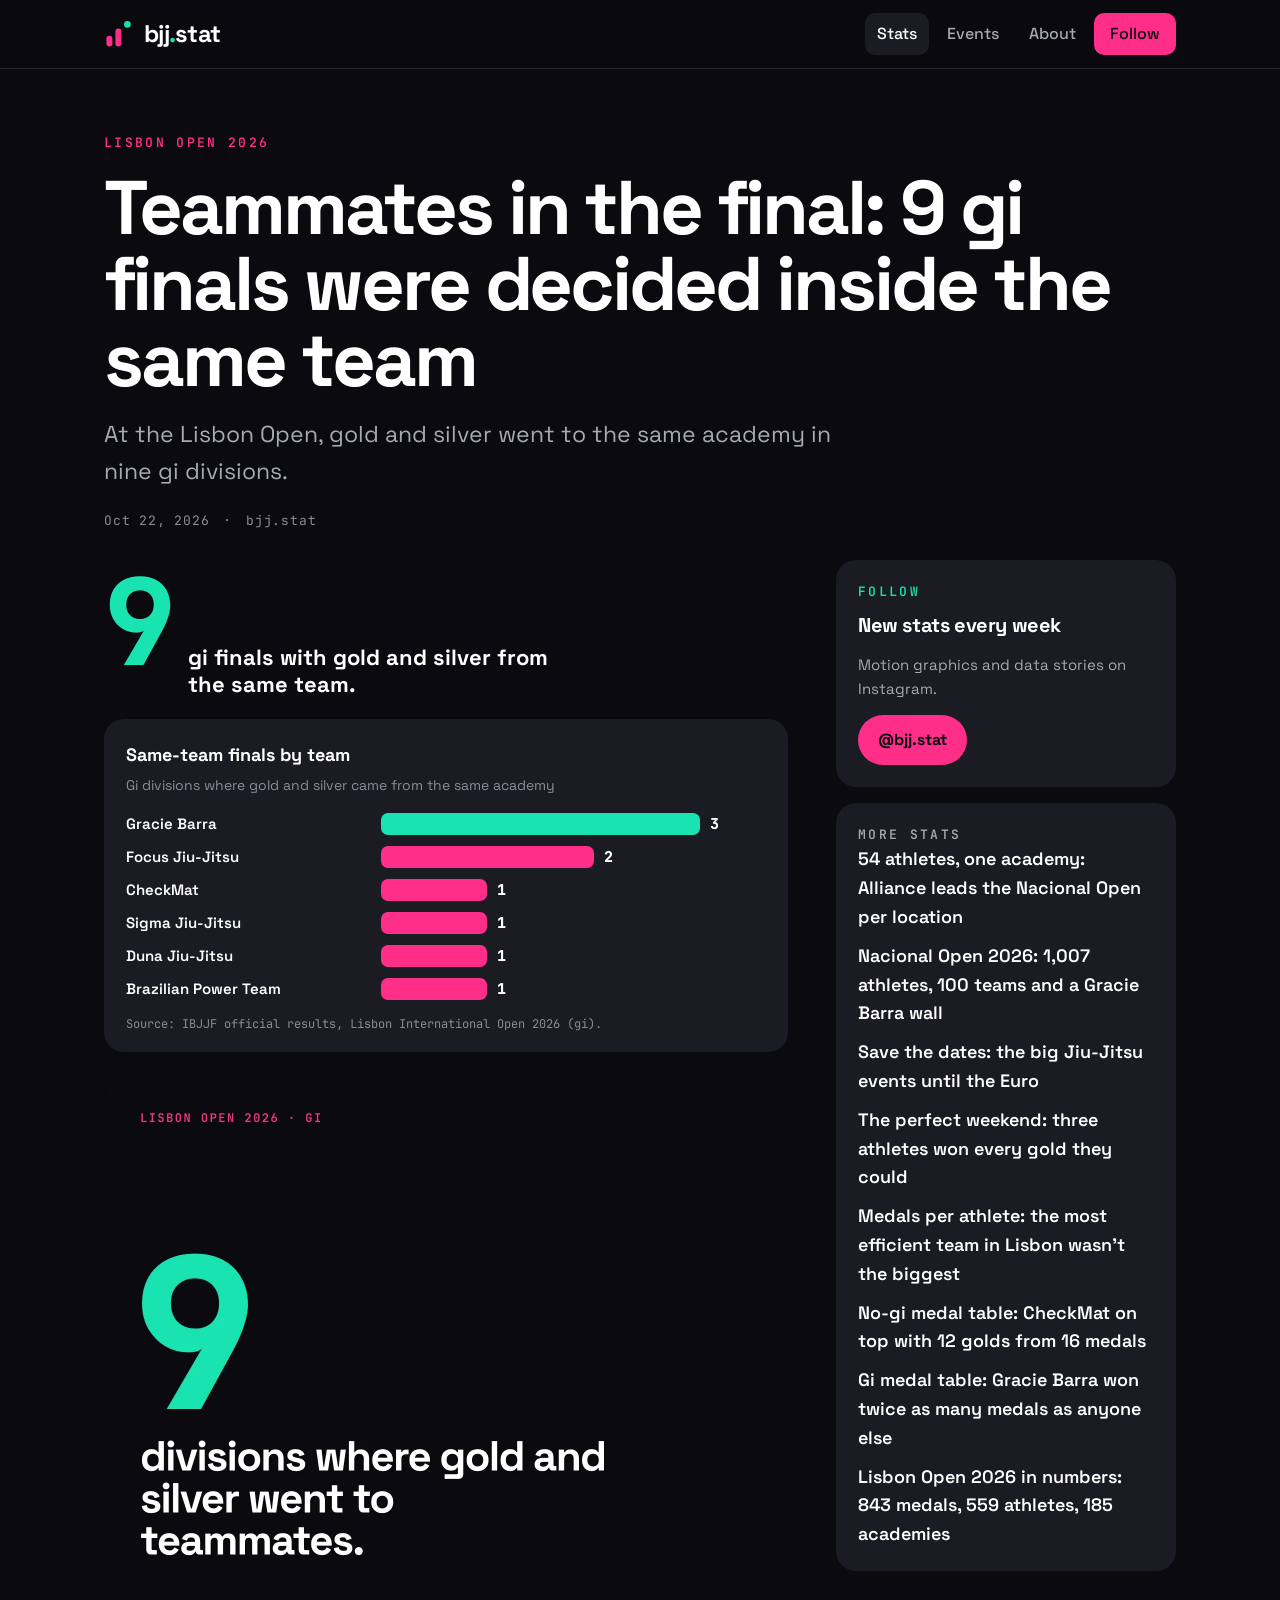
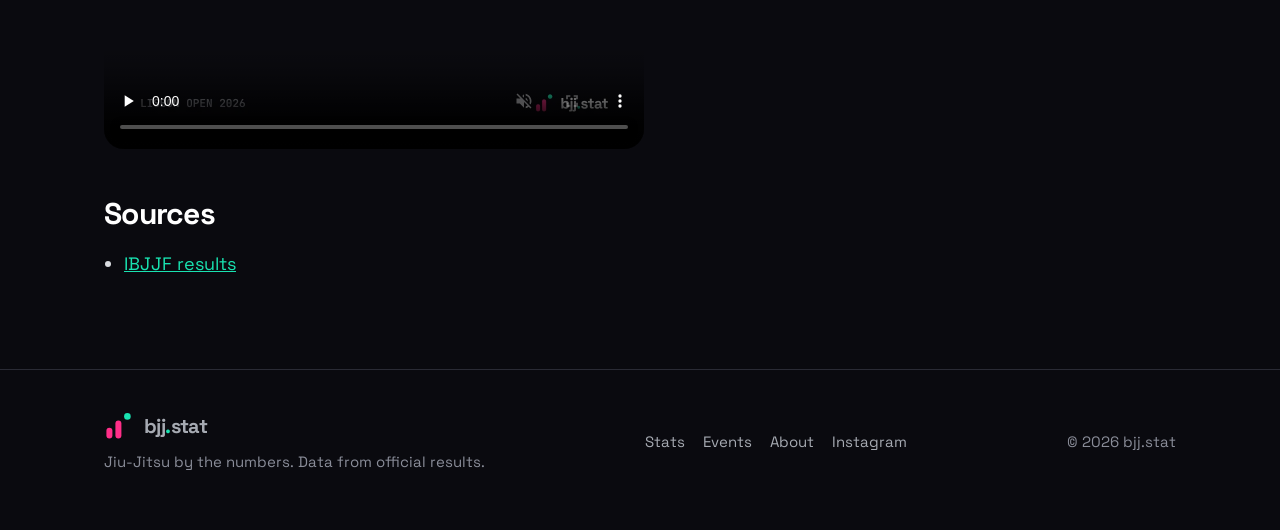
<file: docs/blog/lisbon-open-2026-teammates-final/index.html>
<!doctype html>
<html lang="en">
<head>
<meta charset="utf-8">
<meta name="viewport" content="width=device-width, initial-scale=1">
<title>Teammates in the final: 9 gi finals were decided inside the same team · bjj.stat</title>
<meta name="description" content="At the Lisbon Open, gold and silver went to the same academy in nine gi divisions.">
<link rel="canonical" href="https://bjjstat.com/blog/lisbon-open-2026-teammates-final/">
<meta name="theme-color" content="#0A0A0F">
<meta property="og:type" content="article">
<meta property="og:site_name" content="bjj.stat">
<meta property="og:title" content="Teammates in the final: 9 gi finals were decided inside the same team · bjj.stat">
<meta property="og:description" content="At the Lisbon Open, gold and silver went to the same academy in nine gi divisions.">
<meta property="og:url" content="https://bjjstat.com/blog/lisbon-open-2026-teammates-final/">
<meta property="og:image" content="https://bjjstat.com/assets/media/teammates-final.webp">
<meta name="twitter:card" content="summary_large_image">
<link rel="icon" href="/favicon.svg" type="image/svg+xml">
<link rel="apple-touch-icon" href="/assets/img/apple-touch-icon.png">
<link rel="preload" href="/assets/fonts/SpaceGrotesk.woff2" as="font" type="font/woff2" crossorigin>
<link rel="stylesheet" href="/assets/css/style.css">
<script type="application/ld+json">{"@context": "https://schema.org", "@type": "BlogPosting", "headline": "Teammates in the final: 9 gi finals were decided inside the same team", "datePublished": "2026-10-22", "image": "https://bjjstat.com/assets/media/teammates-final.webp", "author": {"@type": "Organization", "name": "bjj.stat"}, "publisher": {"@type": "Organization", "name": "bjj.stat"}, "mainEntityOfPage": "https://bjjstat.com/blog/lisbon-open-2026-teammates-final/"}</script>
</head>
<body>
<a class="skip" href="#main">Skip to content</a>
<header class="site-head"><div class="wrap">
  <a class="brand" href="/" aria-label="bjj.stat home"><svg viewBox="0 0 100 100" aria-hidden="true"><rect x="8" y="56" width="20" height="36" rx="10" fill="#FF2E88"/><rect x="38" y="32" width="20" height="60" rx="10" fill="#FF2E88"/><circle cx="78" cy="18" r="11" fill="#19E3B1"/></svg><span>bjj<span class="dot">.</span>stat</span></a>
  <nav class="nav" aria-label="Main"><a href="/blog/" aria-current="page">Stats</a><a href="/events/">Events</a><a href="/about/">About</a><a class="btn" href="https://www.instagram.com/bjj.stat/" rel="me noopener" target="_blank">Follow</a></nav>
</div></header>
<main id="main">
<article>
<header class="post-head"><div class="wrap"><div class="tag mag">Lisbon Open 2026</div><h1>Teammates in the final: 9 gi finals were decided inside the same team</h1><p class="dek">At the Lisbon Open, gold and silver went to the same academy in nine gi divisions.</p>
<div class="meta"><span>Oct 22, 2026</span><span>·</span><span>bjj.stat</span></div></div></header>
<div class="wrap article"><div class="prose">
<div class="big-stat"><div class="n">9</div><div class="t">gi finals with gold and silver from the same team.</div></div>
<figure class="chart"><div class="ct">Same-team finals by team</div><div class="cs">Gi divisions where gold and silver came from the same academy</div><div class="bars"><div class="br"><div class="lb">Gracie Barra</div><div class="tr"><div class="bar hl" style="width:100.0%"></div><div class="v">3</div></div></div><div class="br"><div class="lb">Focus Jiu-Jitsu</div><div class="tr"><div class="bar " style="width:66.7%"></div><div class="v">2</div></div></div><div class="br"><div class="lb">CheckMat</div><div class="tr"><div class="bar " style="width:33.3%"></div><div class="v">1</div></div></div><div class="br"><div class="lb">Sigma Jiu-Jitsu</div><div class="tr"><div class="bar " style="width:33.3%"></div><div class="v">1</div></div></div><div class="br"><div class="lb">Duna Jiu-Jitsu</div><div class="tr"><div class="bar " style="width:33.3%"></div><div class="v">1</div></div></div><div class="br"><div class="lb">Brazilian Power Team</div><div class="tr"><div class="bar " style="width:33.3%"></div><div class="v">1</div></div></div></div><figcaption class="src">Source: IBJJF official results, Lisbon International Open 2026 (gi).</figcaption></figure>
<div class="media"><video controls playsinline muted preload="none" poster="/assets/media/teammates-final.webp" width="1080" height="1350" aria-label="Teammates in the final motion graphic"><source src="/assets/media/teammates-final.mp4" type="video/mp4"></video></div>

<h2>Sources</h2><ul><li><a href="https://ibjjf.com/events" rel="noopener" target="_blank">IBJJF results</a></li></ul></div>
<aside class="side">
  <div class="box"><div class="tag mint">Follow</div><h3>New stats every week</h3><p>Motion graphics and data stories on Instagram.</p><a class="btn" href="https://www.instagram.com/bjj.stat/" rel="me noopener" target="_blank">@bjj.stat</a></div>
  <div class="box"><div class="tag">More stats</div><ul><li><a href="/blog/alliance-athletes-per-academy/">54 athletes, one academy: Alliance leads the Nacional Open per location</a></li><li><a href="/blog/nacional-open-2026-registrations/">Nacional Open 2026: 1,007 athletes, 100 teams and a Gracie Barra wall</a></li><li><a href="/blog/upcoming-events-portugal-europe/">Save the dates: the big Jiu-Jitsu events until the Euro</a></li><li><a href="/blog/lisbon-open-2026-perfect-weekend/">The perfect weekend: three athletes won every gold they could</a></li><li><a href="/blog/lisbon-open-2026-medals-per-athlete/">Medals per athlete: the most efficient team in Lisbon wasn’t the biggest</a></li><li><a href="/blog/lisbon-open-2026-nogi-medal-table/">No-gi medal table: CheckMat on top with 12 golds from 16 medals</a></li><li><a href="/blog/lisbon-open-2026-gi-medal-table/">Gi medal table: Gracie Barra won twice as many medals as anyone else</a></li><li><a href="/blog/lisbon-open-2026-in-numbers/">Lisbon Open 2026 in numbers: 843 medals, 559 athletes, 185 academies</a></li></ul></div>
</aside></div></article>
</main>
<footer class="site-foot"><div class="wrap">
  <div><a class="brand" href="/" style="font-size:20px"><svg viewBox="0 0 100 100" aria-hidden="true"><rect x="8" y="56" width="20" height="36" rx="10" fill="#FF2E88"/><rect x="38" y="32" width="20" height="60" rx="10" fill="#FF2E88"/><circle cx="78" cy="18" r="11" fill="#19E3B1"/></svg><span>bjj<span class="dot">.</span>stat</span></a><div style="margin-top:8px">Jiu-Jitsu by the numbers. Data from official results.</div></div>
  <nav aria-label="Footer"><a href="/blog/">Stats</a><a href="/events/">Events</a><a href="/about/">About</a><a href="https://www.instagram.com/bjj.stat/" rel="me noopener" target="_blank">Instagram</a></nav>
  <div>© 2026 bjj.stat</div>
</div></footer>
</body>
</html>
</file>
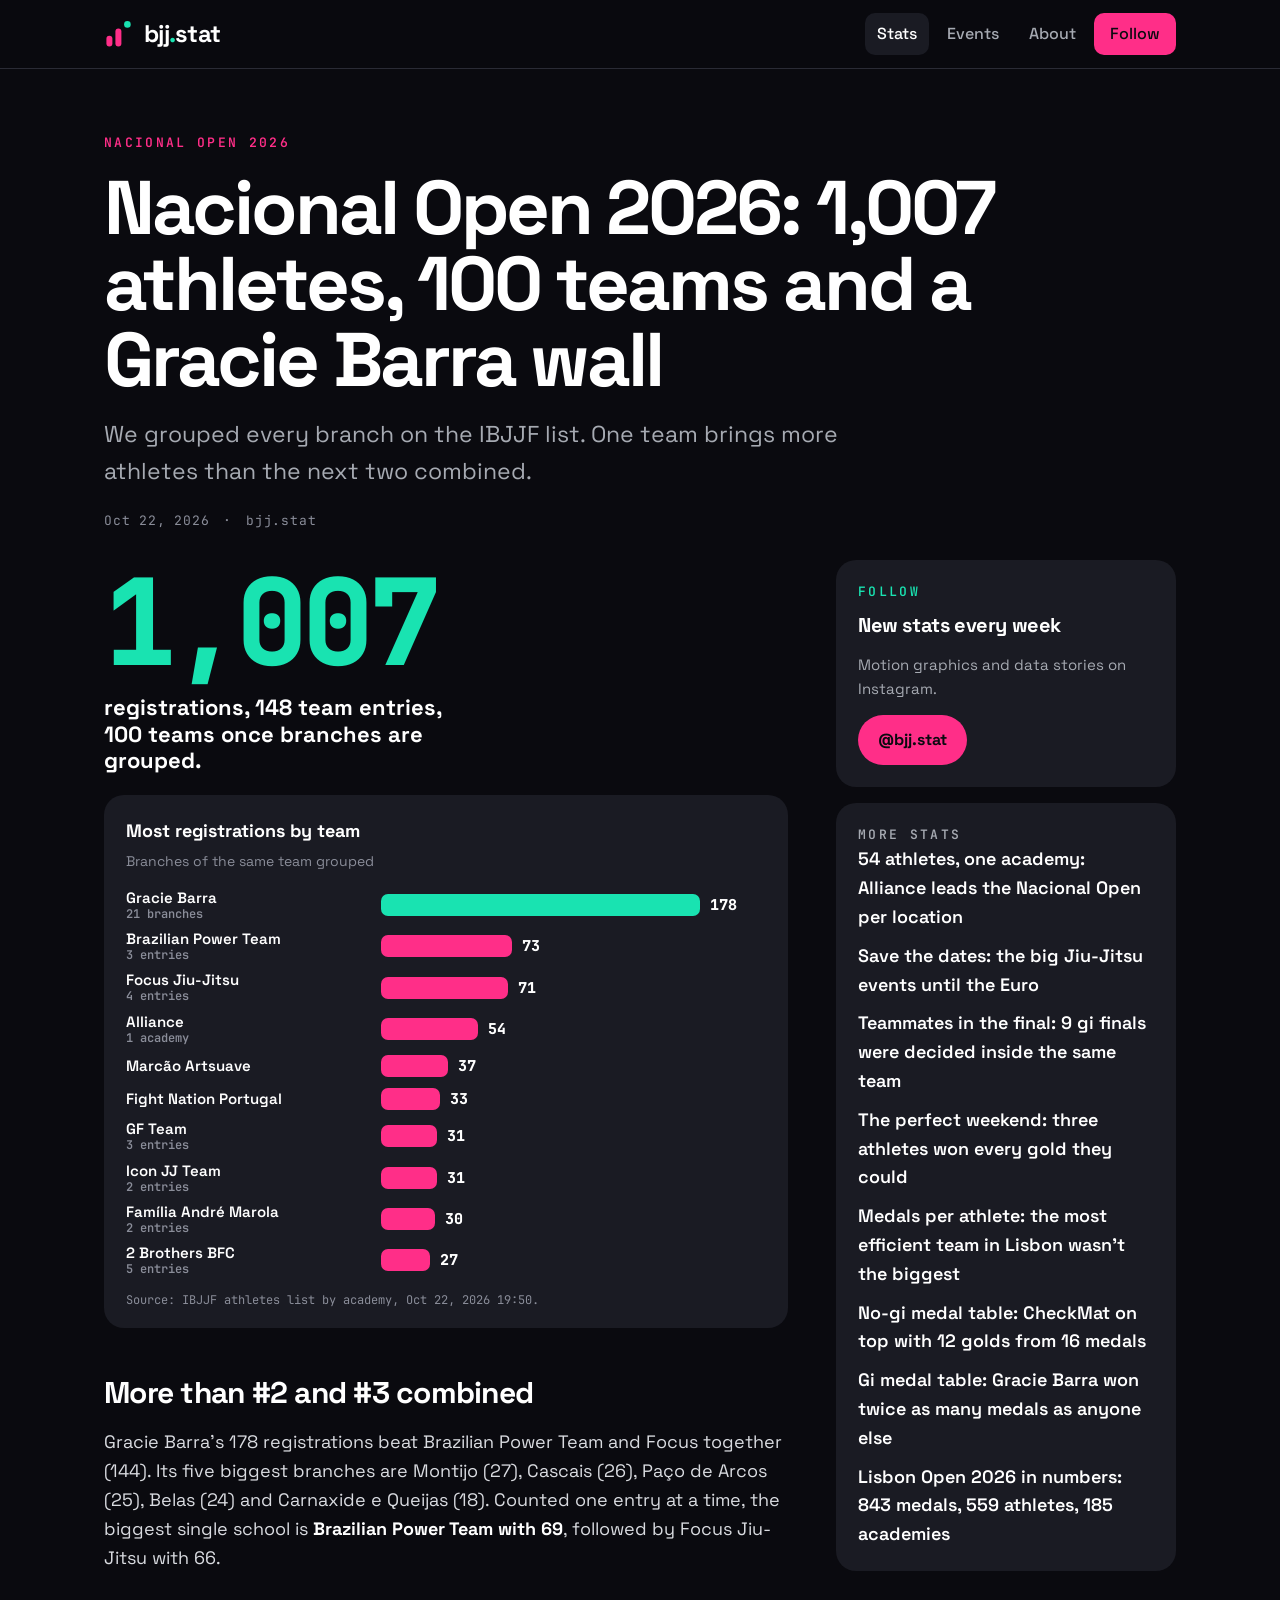
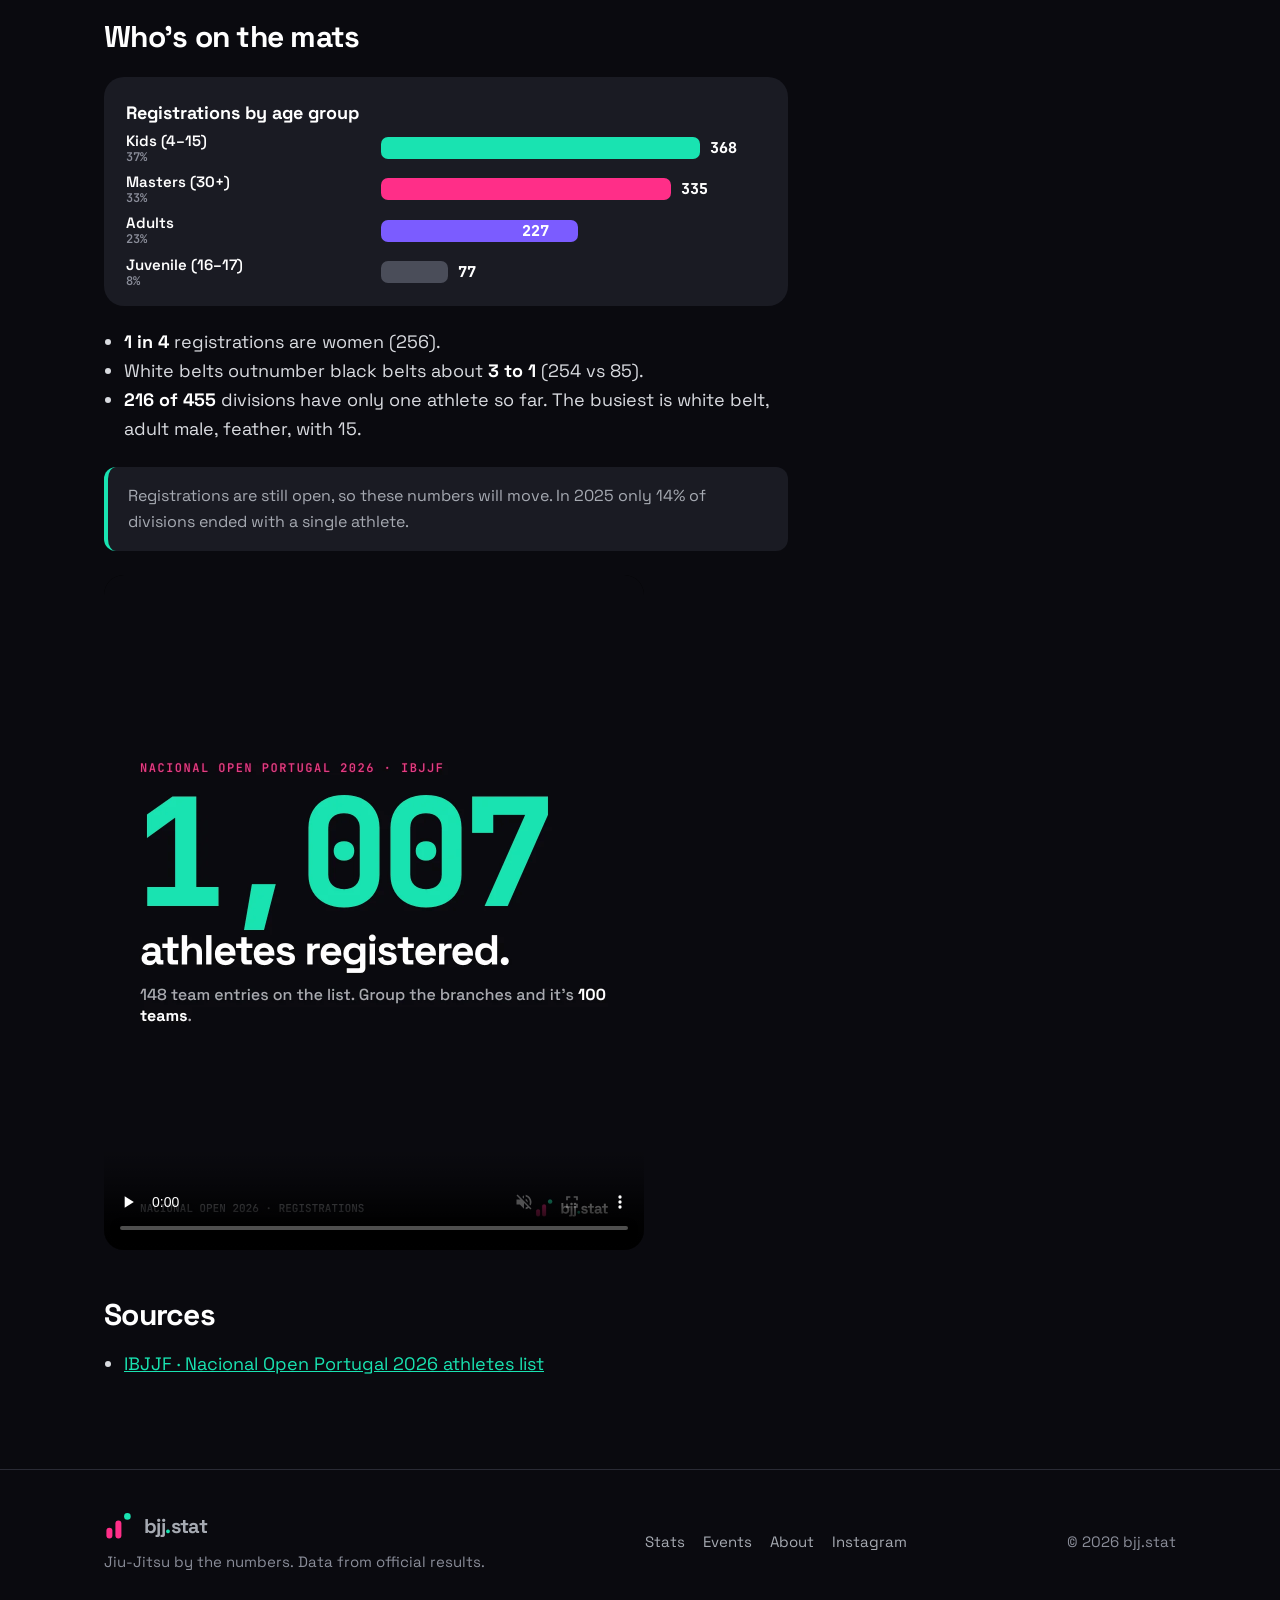
<file: docs/blog/nacional-open-2026-registrations/index.html>
<!doctype html>
<html lang="en">
<head>
<meta charset="utf-8">
<meta name="viewport" content="width=device-width, initial-scale=1">
<title>Nacional Open 2026: 1,007 athletes, 100 teams and a Gracie Barra wall · bjj.stat</title>
<meta name="description" content="We grouped every branch on the IBJJF list. One team brings more athletes than the next two combined.">
<link rel="canonical" href="https://bjjstat.com/blog/nacional-open-2026-registrations/">
<meta name="theme-color" content="#0A0A0F">
<meta property="og:type" content="article">
<meta property="og:site_name" content="bjj.stat">
<meta property="og:title" content="Nacional Open 2026: 1,007 athletes, 100 teams and a Gracie Barra wall · bjj.stat">
<meta property="og:description" content="We grouped every branch on the IBJJF list. One team brings more athletes than the next two combined.">
<meta property="og:url" content="https://bjjstat.com/blog/nacional-open-2026-registrations/">
<meta property="og:image" content="https://bjjstat.com/assets/media/nacional-teams.webp">
<meta name="twitter:card" content="summary_large_image">
<link rel="icon" href="/favicon.svg" type="image/svg+xml">
<link rel="apple-touch-icon" href="/assets/img/apple-touch-icon.png">
<link rel="preload" href="/assets/fonts/SpaceGrotesk.woff2" as="font" type="font/woff2" crossorigin>
<link rel="stylesheet" href="/assets/css/style.css">
<script type="application/ld+json">{"@context": "https://schema.org", "@type": "BlogPosting", "headline": "Nacional Open 2026: 1,007 athletes, 100 teams and a Gracie Barra wall", "datePublished": "2026-10-22", "image": "https://bjjstat.com/assets/media/nacional-teams.webp", "author": {"@type": "Organization", "name": "bjj.stat"}, "publisher": {"@type": "Organization", "name": "bjj.stat"}, "mainEntityOfPage": "https://bjjstat.com/blog/nacional-open-2026-registrations/"}</script>
</head>
<body>
<a class="skip" href="#main">Skip to content</a>
<header class="site-head"><div class="wrap">
  <a class="brand" href="/" aria-label="bjj.stat home"><svg viewBox="0 0 100 100" aria-hidden="true"><rect x="8" y="56" width="20" height="36" rx="10" fill="#FF2E88"/><rect x="38" y="32" width="20" height="60" rx="10" fill="#FF2E88"/><circle cx="78" cy="18" r="11" fill="#19E3B1"/></svg><span>bjj<span class="dot">.</span>stat</span></a>
  <nav class="nav" aria-label="Main"><a href="/blog/" aria-current="page">Stats</a><a href="/events/">Events</a><a href="/about/">About</a><a class="btn" href="https://www.instagram.com/bjj.stat/" rel="me noopener" target="_blank">Follow</a></nav>
</div></header>
<main id="main">
<article>
<header class="post-head"><div class="wrap"><div class="tag mag">Nacional Open 2026</div><h1>Nacional Open 2026: 1,007 athletes, 100 teams and a Gracie Barra wall</h1><p class="dek">We grouped every branch on the IBJJF list. One team brings more athletes than the next two combined.</p>
<div class="meta"><span>Oct 22, 2026</span><span>·</span><span>bjj.stat</span></div></div></header>
<div class="wrap article"><div class="prose">
<div class="big-stat"><div class="n">1,007</div><div class="t">registrations, 148 team entries, 100 teams once branches are grouped.</div></div>
<figure class="chart"><div class="ct">Most registrations by team</div><div class="cs">Branches of the same team grouped</div><div class="bars"><div class="br"><div class="lb">Gracie Barra<small>21 branches</small></div><div class="tr"><div class="bar hl" style="width:100.0%"></div><div class="v">178</div></div></div><div class="br"><div class="lb">Brazilian Power Team<small>3 entries</small></div><div class="tr"><div class="bar " style="width:41.0%"></div><div class="v">73</div></div></div><div class="br"><div class="lb">Focus Jiu-Jitsu<small>4 entries</small></div><div class="tr"><div class="bar " style="width:39.9%"></div><div class="v">71</div></div></div><div class="br"><div class="lb">Alliance<small>1 academy</small></div><div class="tr"><div class="bar " style="width:30.3%"></div><div class="v">54</div></div></div><div class="br"><div class="lb">Marcão Artsuave</div><div class="tr"><div class="bar " style="width:20.8%"></div><div class="v">37</div></div></div><div class="br"><div class="lb">Fight Nation Portugal</div><div class="tr"><div class="bar " style="width:18.5%"></div><div class="v">33</div></div></div><div class="br"><div class="lb">GF Team<small>3 entries</small></div><div class="tr"><div class="bar " style="width:17.4%"></div><div class="v">31</div></div></div><div class="br"><div class="lb">Icon JJ Team<small>2 entries</small></div><div class="tr"><div class="bar " style="width:17.4%"></div><div class="v">31</div></div></div><div class="br"><div class="lb">Família André Marola<small>2 entries</small></div><div class="tr"><div class="bar " style="width:16.9%"></div><div class="v">30</div></div></div><div class="br"><div class="lb">2 Brothers BFC<small>5 entries</small></div><div class="tr"><div class="bar " style="width:15.2%"></div><div class="v">27</div></div></div></div><figcaption class="src">Source: IBJJF athletes list by academy, Oct 22, 2026 19:50.</figcaption></figure>
<h2>More than #2 and #3 combined</h2>
<p>Gracie Barra’s 178 registrations beat Brazilian Power Team and Focus together (144). Its five biggest branches are Montijo (27), Cascais (26), Paço de Arcos (25), Belas (24) and Carnaxide e Queijas (18). Counted one entry at a time, the biggest single school is <strong>Brazilian Power Team with 69</strong>, followed by Focus Jiu-Jitsu with 66.</p>
<h2>Who’s on the mats</h2>
<figure class="chart"><div class="ct">Registrations by age group</div><div class="bars"><div class="br"><div class="lb">Kids (4–15)<small>37%</small></div><div class="tr"><div class="bar hl" style="width:100.0%"></div><div class="v">368</div></div></div><div class="br"><div class="lb">Masters (30+)<small>33%</small></div><div class="tr"><div class="bar " style="width:91.0%"></div><div class="v">335</div></div></div><div class="br"><div class="lb">Adults<small>23%</small></div><div class="tr"><div class="bar v" style="width:61.7%"></div><div class="v">227</div></div></div><div class="br"><div class="lb">Juvenile (16–17)<small>8%</small></div><div class="tr"><div class="bar s" style="width:20.9%"></div><div class="v">77</div></div></div></div></figure>
<ul><li><strong>1 in 4</strong> registrations are women (256).</li><li>White belts outnumber black belts about <strong>3 to 1</strong> (254 vs 85).</li>
<li><strong>216 of 455</strong> divisions have only one athlete so far. The busiest is white belt, adult male, feather, with 15.</li></ul>
<div class="callout">Registrations are still open, so these numbers will move. In 2025 only 14% of divisions ended with a single athlete.</div>
<div class="media"><video controls playsinline muted preload="none" poster="/assets/media/nacional-teams.webp" width="1080" height="1350" aria-label="Nacional Open 2026 teams motion graphic"><source src="/assets/media/nacional-teams.mp4" type="video/mp4"></video></div>

<h2>Sources</h2><ul><li><a href="https://ibjjf.com/events/3423/athletes-list-by-academy-teams" rel="noopener" target="_blank">IBJJF · Nacional Open Portugal 2026 athletes list</a></li></ul></div>
<aside class="side">
  <div class="box"><div class="tag mint">Follow</div><h3>New stats every week</h3><p>Motion graphics and data stories on Instagram.</p><a class="btn" href="https://www.instagram.com/bjj.stat/" rel="me noopener" target="_blank">@bjj.stat</a></div>
  <div class="box"><div class="tag">More stats</div><ul><li><a href="/blog/alliance-athletes-per-academy/">54 athletes, one academy: Alliance leads the Nacional Open per location</a></li><li><a href="/blog/upcoming-events-portugal-europe/">Save the dates: the big Jiu-Jitsu events until the Euro</a></li><li><a href="/blog/lisbon-open-2026-teammates-final/">Teammates in the final: 9 gi finals were decided inside the same team</a></li><li><a href="/blog/lisbon-open-2026-perfect-weekend/">The perfect weekend: three athletes won every gold they could</a></li><li><a href="/blog/lisbon-open-2026-medals-per-athlete/">Medals per athlete: the most efficient team in Lisbon wasn’t the biggest</a></li><li><a href="/blog/lisbon-open-2026-nogi-medal-table/">No-gi medal table: CheckMat on top with 12 golds from 16 medals</a></li><li><a href="/blog/lisbon-open-2026-gi-medal-table/">Gi medal table: Gracie Barra won twice as many medals as anyone else</a></li><li><a href="/blog/lisbon-open-2026-in-numbers/">Lisbon Open 2026 in numbers: 843 medals, 559 athletes, 185 academies</a></li></ul></div>
</aside></div></article>
</main>
<footer class="site-foot"><div class="wrap">
  <div><a class="brand" href="/" style="font-size:20px"><svg viewBox="0 0 100 100" aria-hidden="true"><rect x="8" y="56" width="20" height="36" rx="10" fill="#FF2E88"/><rect x="38" y="32" width="20" height="60" rx="10" fill="#FF2E88"/><circle cx="78" cy="18" r="11" fill="#19E3B1"/></svg><span>bjj<span class="dot">.</span>stat</span></a><div style="margin-top:8px">Jiu-Jitsu by the numbers. Data from official results.</div></div>
  <nav aria-label="Footer"><a href="/blog/">Stats</a><a href="/events/">Events</a><a href="/about/">About</a><a href="https://www.instagram.com/bjj.stat/" rel="me noopener" target="_blank">Instagram</a></nav>
  <div>© 2026 bjj.stat</div>
</div></footer>
</body>
</html>
</file>
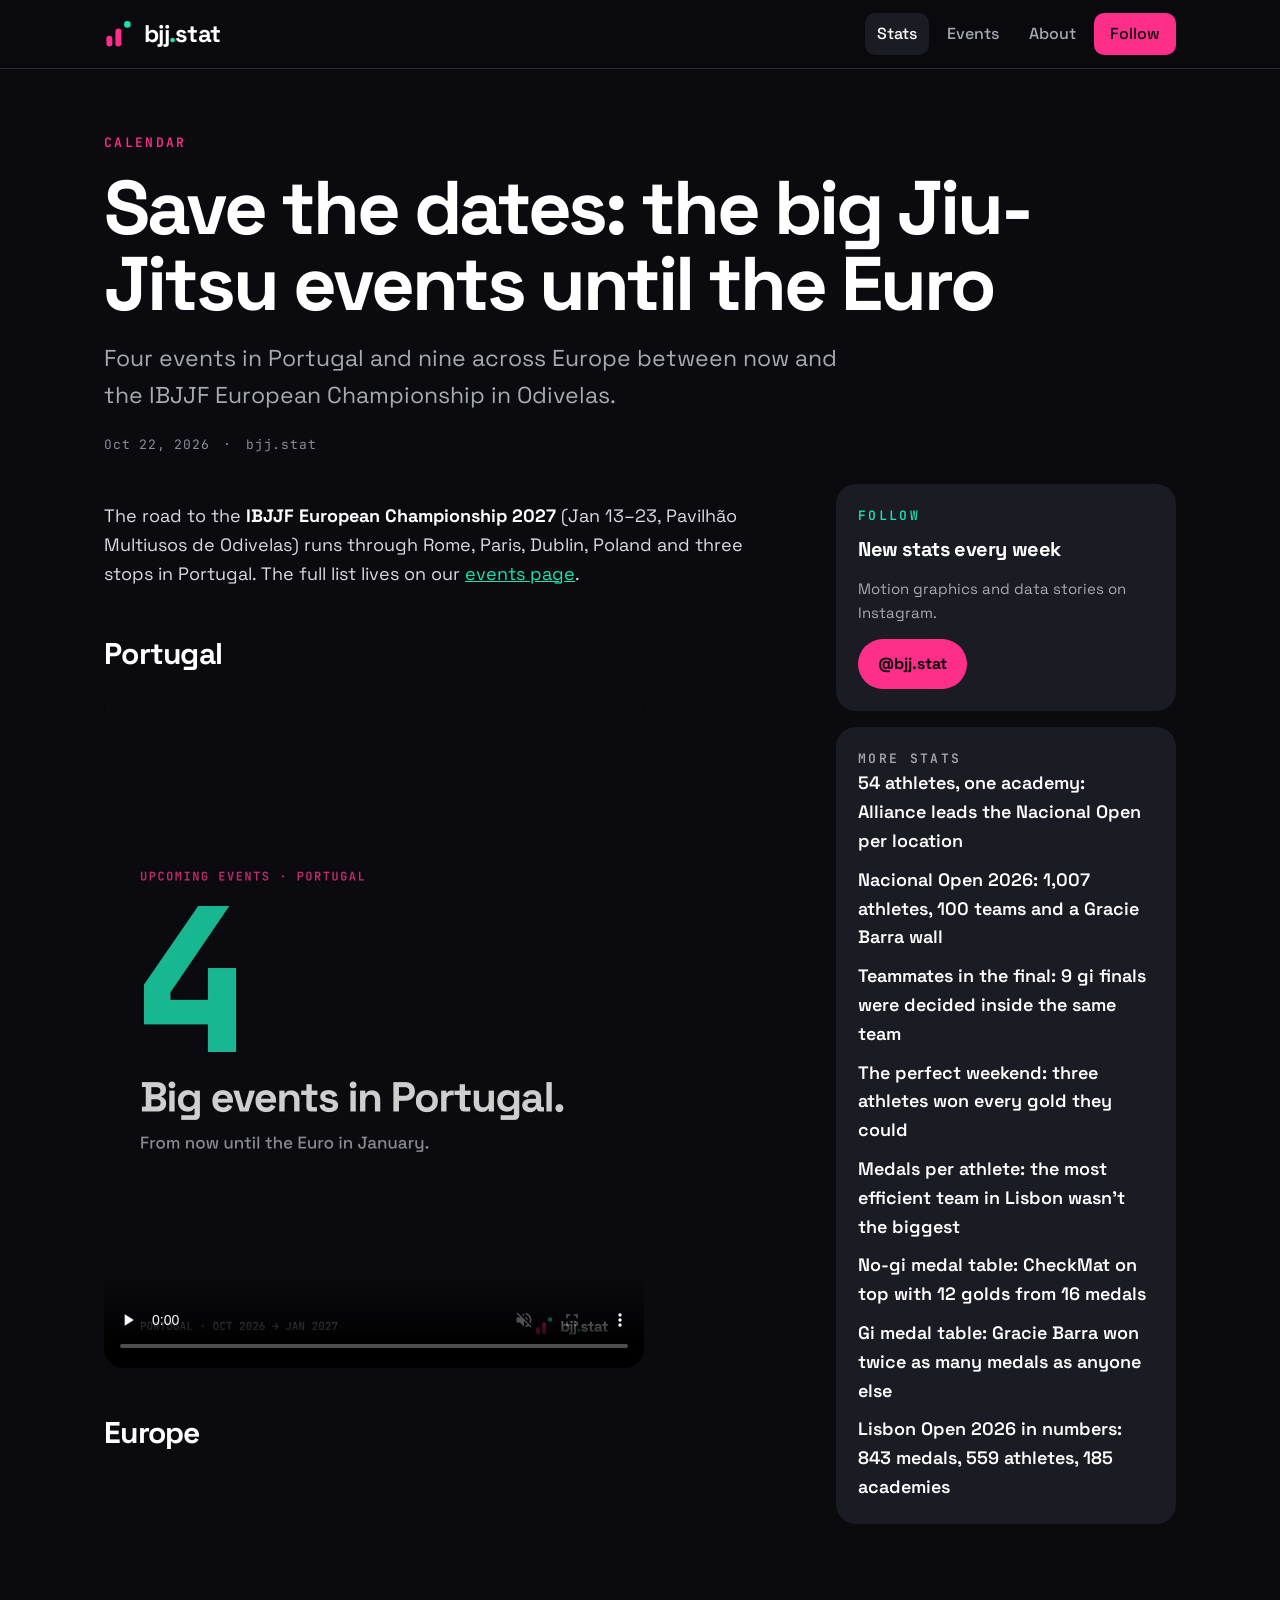
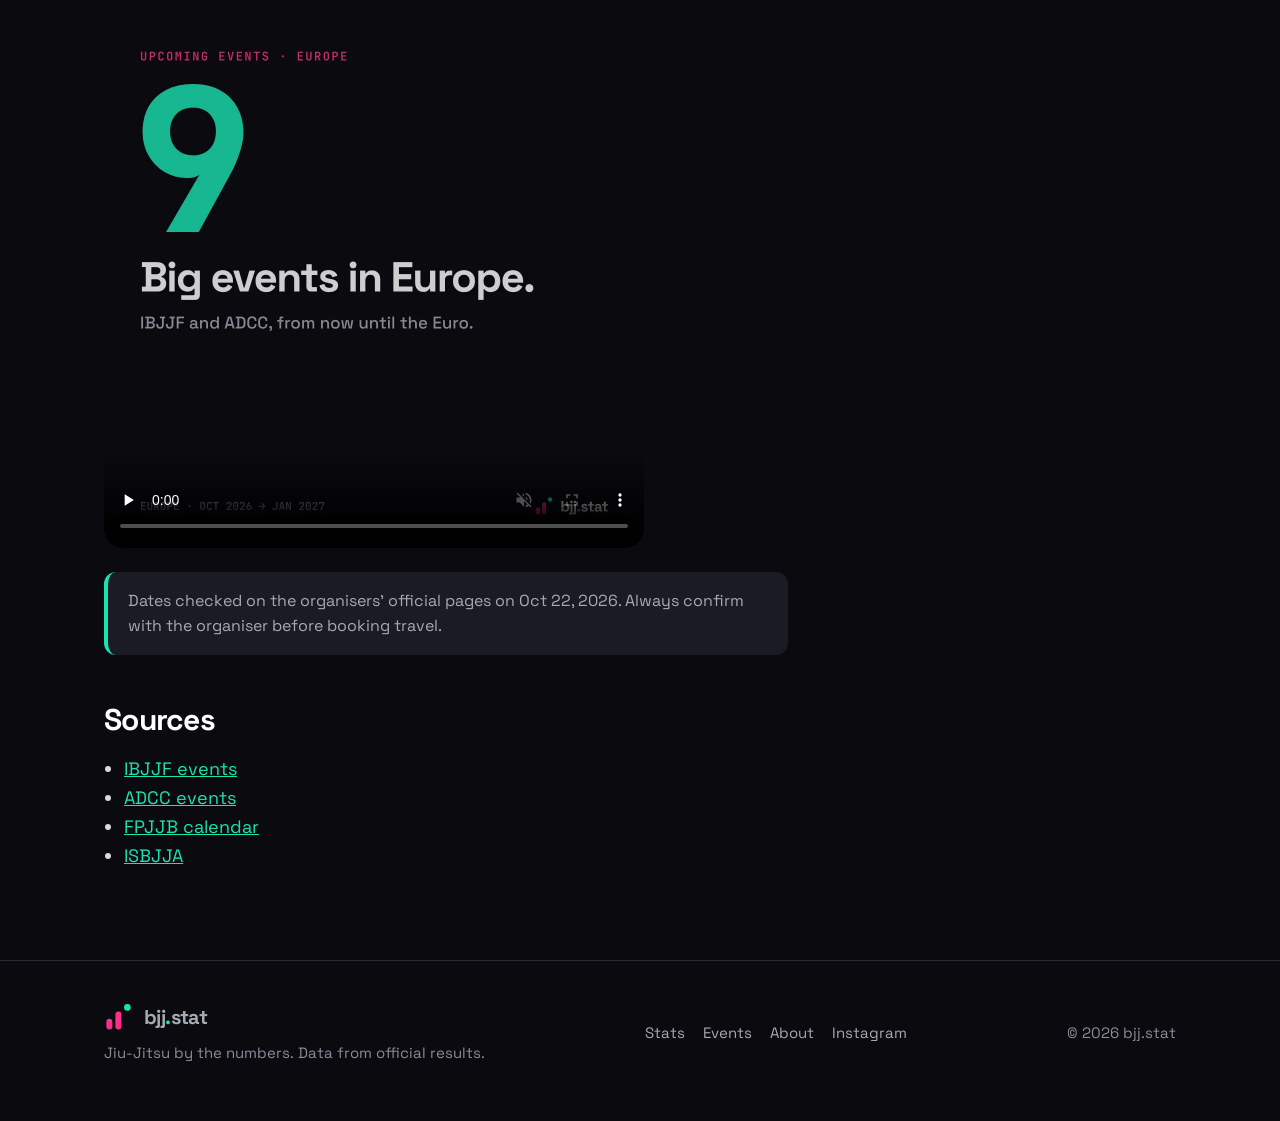
<file: docs/blog/upcoming-events-portugal-europe/index.html>
<!doctype html>
<html lang="en">
<head>
<meta charset="utf-8">
<meta name="viewport" content="width=device-width, initial-scale=1">
<title>Save the dates: the big Jiu-Jitsu events until the Euro · bjj.stat</title>
<meta name="description" content="Four events in Portugal and nine across Europe between now and the IBJJF European Championship in Odivelas.">
<link rel="canonical" href="https://bjjstat.com/blog/upcoming-events-portugal-europe/">
<meta name="theme-color" content="#0A0A0F">
<meta property="og:type" content="article">
<meta property="og:site_name" content="bjj.stat">
<meta property="og:title" content="Save the dates: the big Jiu-Jitsu events until the Euro · bjj.stat">
<meta property="og:description" content="Four events in Portugal and nine across Europe between now and the IBJJF European Championship in Odivelas.">
<meta property="og:url" content="https://bjjstat.com/blog/upcoming-events-portugal-europe/">
<meta property="og:image" content="https://bjjstat.com/assets/media/portugal-events.webp">
<meta name="twitter:card" content="summary_large_image">
<link rel="icon" href="/favicon.svg" type="image/svg+xml">
<link rel="apple-touch-icon" href="/assets/img/apple-touch-icon.png">
<link rel="preload" href="/assets/fonts/SpaceGrotesk.woff2" as="font" type="font/woff2" crossorigin>
<link rel="stylesheet" href="/assets/css/style.css">
<script type="application/ld+json">{"@context": "https://schema.org", "@type": "BlogPosting", "headline": "Save the dates: the big Jiu-Jitsu events until the Euro", "datePublished": "2026-10-22", "image": "https://bjjstat.com/assets/media/portugal-events.webp", "author": {"@type": "Organization", "name": "bjj.stat"}, "publisher": {"@type": "Organization", "name": "bjj.stat"}, "mainEntityOfPage": "https://bjjstat.com/blog/upcoming-events-portugal-europe/"}</script>
</head>
<body>
<a class="skip" href="#main">Skip to content</a>
<header class="site-head"><div class="wrap">
  <a class="brand" href="/" aria-label="bjj.stat home"><svg viewBox="0 0 100 100" aria-hidden="true"><rect x="8" y="56" width="20" height="36" rx="10" fill="#FF2E88"/><rect x="38" y="32" width="20" height="60" rx="10" fill="#FF2E88"/><circle cx="78" cy="18" r="11" fill="#19E3B1"/></svg><span>bjj<span class="dot">.</span>stat</span></a>
  <nav class="nav" aria-label="Main"><a href="/blog/" aria-current="page">Stats</a><a href="/events/">Events</a><a href="/about/">About</a><a class="btn" href="https://www.instagram.com/bjj.stat/" rel="me noopener" target="_blank">Follow</a></nav>
</div></header>
<main id="main">
<article>
<header class="post-head"><div class="wrap"><div class="tag mag">Calendar</div><h1>Save the dates: the big Jiu-Jitsu events until the Euro</h1><p class="dek">Four events in Portugal and nine across Europe between now and the IBJJF European Championship in Odivelas.</p>
<div class="meta"><span>Oct 22, 2026</span><span>·</span><span>bjj.stat</span></div></div></header>
<div class="wrap article"><div class="prose">
<p>The road to the <strong>IBJJF European Championship 2027</strong> (Jan 13–23, Pavilhão Multiusos de Odivelas) runs through Rome, Paris, Dublin, Poland and three stops in Portugal. The full list lives on our <a href="/events/">events page</a>.</p>
<h2>Portugal</h2><div class="media"><video controls playsinline muted preload="none" poster="/assets/media/portugal-events.webp" width="1080" height="1350" aria-label="Portugal events motion graphic"><source src="/assets/media/portugal-events.mp4" type="video/mp4"></video></div>
<h2>Europe</h2><div class="media"><video controls playsinline muted preload="none" poster="/assets/media/europe-events.webp" width="1080" height="1350" aria-label="Europe events motion graphic"><source src="/assets/media/europe-events.mp4" type="video/mp4"></video></div>
<div class="callout">Dates checked on the organisers’ official pages on Oct 22, 2026. Always confirm with the organiser before booking travel.</div>

<h2>Sources</h2><ul><li><a href="https://ibjjf.com/events" rel="noopener" target="_blank">IBJJF events</a></li><li><a href="https://adcombat.com/" rel="noopener" target="_blank">ADCC events</a></li><li><a href="https://www.fpjjb.com/calendario" rel="noopener" target="_blank">FPJJB calendar</a></li><li><a href="https://isbjja.com/" rel="noopener" target="_blank">ISBJJA</a></li></ul></div>
<aside class="side">
  <div class="box"><div class="tag mint">Follow</div><h3>New stats every week</h3><p>Motion graphics and data stories on Instagram.</p><a class="btn" href="https://www.instagram.com/bjj.stat/" rel="me noopener" target="_blank">@bjj.stat</a></div>
  <div class="box"><div class="tag">More stats</div><ul><li><a href="/blog/alliance-athletes-per-academy/">54 athletes, one academy: Alliance leads the Nacional Open per location</a></li><li><a href="/blog/nacional-open-2026-registrations/">Nacional Open 2026: 1,007 athletes, 100 teams and a Gracie Barra wall</a></li><li><a href="/blog/lisbon-open-2026-teammates-final/">Teammates in the final: 9 gi finals were decided inside the same team</a></li><li><a href="/blog/lisbon-open-2026-perfect-weekend/">The perfect weekend: three athletes won every gold they could</a></li><li><a href="/blog/lisbon-open-2026-medals-per-athlete/">Medals per athlete: the most efficient team in Lisbon wasn’t the biggest</a></li><li><a href="/blog/lisbon-open-2026-nogi-medal-table/">No-gi medal table: CheckMat on top with 12 golds from 16 medals</a></li><li><a href="/blog/lisbon-open-2026-gi-medal-table/">Gi medal table: Gracie Barra won twice as many medals as anyone else</a></li><li><a href="/blog/lisbon-open-2026-in-numbers/">Lisbon Open 2026 in numbers: 843 medals, 559 athletes, 185 academies</a></li></ul></div>
</aside></div></article>
</main>
<footer class="site-foot"><div class="wrap">
  <div><a class="brand" href="/" style="font-size:20px"><svg viewBox="0 0 100 100" aria-hidden="true"><rect x="8" y="56" width="20" height="36" rx="10" fill="#FF2E88"/><rect x="38" y="32" width="20" height="60" rx="10" fill="#FF2E88"/><circle cx="78" cy="18" r="11" fill="#19E3B1"/></svg><span>bjj<span class="dot">.</span>stat</span></a><div style="margin-top:8px">Jiu-Jitsu by the numbers. Data from official results.</div></div>
  <nav aria-label="Footer"><a href="/blog/">Stats</a><a href="/events/">Events</a><a href="/about/">About</a><a href="https://www.instagram.com/bjj.stat/" rel="me noopener" target="_blank">Instagram</a></nav>
  <div>© 2026 bjj.stat</div>
</div></footer>
</body>
</html>
</file>
<file: assets/css/style.css>
@font-face{font-family:'Space Grotesk';src:url('../fonts/SpaceGrotesk.woff2') format('woff2');font-weight:300 700;font-display:swap}
@font-face{font-family:'JetBrains Mono';src:url('../fonts/JetBrainsMono.woff2') format('woff2');font-weight:100 800;font-display:swap}
:root{
  --bg:#0A0A0F;--card:#1A1B23;--card2:#22232D;--line:#2A2B35;--text:#FFFFFF;--muted:#A6AAB2;--faint:#8A8D99;
  --mag:#FF2E88;--mint:#19E3B1;--violet:#7B5CFF;--slate:#4A4D59;
  --sans:'Space Grotesk',system-ui,sans-serif;--mono:'JetBrains Mono',ui-monospace,monospace;
  --wrap:1120px;--gut:24px;color-scheme:dark;
}
*{box-sizing:border-box}
html{-webkit-text-size-adjust:100%}
body{margin:0;background:var(--bg);color:var(--text);font-family:var(--sans);font-size:18px;line-height:1.6;-webkit-font-smoothing:antialiased}
a{color:inherit}
img,video{max-width:100%;height:auto;display:block}
.wrap{max-width:var(--wrap);margin:0 auto;padding:0 var(--gut)}
.mono{font-family:var(--mono)}
.tag{font-family:var(--mono);font-weight:500;font-size:13px;letter-spacing:.18em;text-transform:uppercase;color:var(--muted)}
.tag.mag{color:var(--mag)}.tag.mint{color:var(--mint)}
.skip{position:absolute;left:-999px}.skip:focus{left:16px;top:16px;background:var(--mint);color:var(--bg);padding:8px 12px;border-radius:8px;z-index:10}

/* header */
.site-head{position:sticky;top:0;z-index:5;background:rgba(10,10,15,.88);backdrop-filter:blur(10px);border-bottom:1px solid var(--line)}
.site-head .wrap{display:flex;align-items:center;justify-content:space-between;height:68px;gap:16px}
.brand{display:flex;align-items:center;gap:10px;text-decoration:none;font-weight:700;font-size:24px;letter-spacing:-.03em}
.brand svg{width:30px;height:30px}
.dot{color:var(--mint)}
.nav{display:flex;align-items:center;gap:6px}
.nav a{text-decoration:none;font-weight:500;font-size:16px;color:var(--muted);padding:8px 12px;border-radius:10px}
.nav a:hover,.nav a[aria-current=page]{color:var(--text);background:var(--card)}
.btn{display:inline-flex;align-items:center;gap:8px;text-decoration:none;font-weight:700;font-size:16px;border-radius:999px;padding:12px 20px;background:var(--mag);color:var(--bg);border:0}
.btn.ghost{background:transparent;color:var(--mint);box-shadow:inset 0 0 0 2px var(--mint)}
.btn:hover{filter:brightness(1.08)}
.nav .btn{padding:8px 16px;color:var(--bg)}
.nav .btn:hover{background:var(--mag);color:var(--bg)}
@media (max-width:640px){.nav a:not(.btn){display:none}.nav .btn{font-size:14px}}

/* hero */
.hero{padding:88px 0 56px}
.hero h1{font-size:clamp(48px,9vw,112px);line-height:.95;letter-spacing:-.045em;margin:18px 0 22px;font-weight:700}
.hero h1 em{font-style:normal;color:var(--mint)}
.hero p{font-size:clamp(18px,2.2vw,22px);color:var(--muted);max-width:640px;margin:0 0 30px}
.hero .ctas{display:flex;gap:12px;flex-wrap:wrap}
.tiles{display:grid;grid-template-columns:repeat(4,minmax(0,1fr));gap:14px;margin-top:56px}
.tile{background:var(--card);border-radius:20px;padding:22px}
.tile.mag{background:var(--mag);color:var(--bg)}.tile.mint{background:var(--mint);color:var(--bg)}
.tile .n{font-family:var(--mono);font-weight:700;font-size:clamp(36px,5vw,56px);line-height:1;letter-spacing:-.04em}
.tile .l{font-size:15px;margin-top:10px;opacity:.85}
.tile.mag .tag,.tile.mint .tag{color:var(--bg)}
@media (max-width:760px){.tiles{grid-template-columns:repeat(2,minmax(0,1fr))}}

/* sections */
section.block{padding:56px 0;border-top:1px solid var(--line)}
.sec-head{display:flex;align-items:end;justify-content:space-between;gap:16px;margin-bottom:28px;flex-wrap:wrap}
.sec-head h2{font-size:clamp(30px,4vw,44px);letter-spacing:-.03em;line-height:1.05;margin:8px 0 0}
.sec-head a{color:var(--mint);font-weight:700;text-decoration:none}

/* post cards */
.grid{display:grid;grid-template-columns:repeat(3,minmax(0,1fr));gap:18px}
@media (max-width:900px){.grid{grid-template-columns:repeat(2,minmax(0,1fr))}}
@media (max-width:560px){.grid{grid-template-columns:1fr}}
.pcard{background:var(--card);border:1px solid var(--line);border-radius:20px;overflow:hidden;text-decoration:none;display:flex;flex-direction:column;transition:transform .15s}
.pcard:hover{transform:translateY(-3px)}
.pcard img{aspect-ratio:1/1;height:auto;object-fit:cover;object-position:50% 20%;width:100%;background:#000}
.pcard .b{padding:18px 20px 22px;display:flex;flex-direction:column;gap:8px}
.pcard h3{margin:0;font-size:22px;line-height:1.2;letter-spacing:-.02em}
.pcard p{margin:0;color:var(--muted);font-size:16px;line-height:1.45}
.pcard.feature{grid-column:span 2;flex-direction:row}
.pcard.feature img{width:42%;aspect-ratio:auto;align-self:stretch;object-fit:contain;background:#0A0A0F}
.pcard.feature .b{justify-content:center;padding:32px}
.pcard.feature h3{font-size:clamp(26px,3vw,36px)}
@media (max-width:900px){.pcard.feature{grid-column:span 2}}
@media (max-width:560px){.pcard.feature{grid-column:auto;flex-direction:column}.pcard.feature img{width:100%;aspect-ratio:1/1}}

/* events list */
.ev{display:grid;grid-template-columns:110px 1fr auto;gap:18px;align-items:center;background:var(--card);border-radius:18px;padding:16px 20px;margin-bottom:10px;border:2px solid transparent}
.ev.hl{border-color:var(--mint)}
.ev .d .m{font-family:var(--mono);font-size:13px;letter-spacing:.12em;color:var(--mag)}
.ev .d .dd{font-family:var(--mono);font-weight:700;font-size:28px;line-height:1.05;letter-spacing:-.03em}
.ev .nm{font-weight:700;font-size:19px;line-height:1.25}
.ev .ct{color:var(--muted);font-size:15px}
.ev .org{font-family:var(--mono);font-weight:700;font-size:13px;letter-spacing:.06em;border:2px solid var(--slate);border-radius:10px;padding:6px 10px}
@media (max-width:560px){.ev{grid-template-columns:84px 1fr}.ev .org{grid-column:2;justify-self:start}.ev .d .dd{font-size:22px}}

/* article */
.post-head{padding:64px 0 28px}
.post-head h1{font-size:clamp(40px,6.5vw,76px);line-height:1;letter-spacing:-.04em;margin:16px 0 18px}
.post-head .dek{font-size:clamp(19px,2.2vw,23px);color:var(--muted);max-width:760px;margin:0}
.meta{display:flex;gap:14px;flex-wrap:wrap;margin-top:22px;font-family:var(--mono);font-size:13px;color:var(--faint);letter-spacing:.06em}
.article{display:grid;grid-template-columns:minmax(0,1fr) 340px;gap:48px;padding-bottom:72px}
@media (max-width:960px){.article{grid-template-columns:1fr}}
.prose{max-width:720px}
.prose h2{font-size:30px;letter-spacing:-.025em;line-height:1.15;margin:48px 0 14px}
.prose p,.prose li{color:#D9DBE0}
.prose strong{color:#fff}
.prose ul{padding-left:20px}
.prose a{color:var(--mint)}
.callout{background:var(--card);border-left:4px solid var(--mint);border-radius:12px;padding:16px 20px;margin:24px 0;color:var(--muted);font-size:16px}
.big-stat{display:flex;align-items:baseline;gap:18px;flex-wrap:wrap;margin:8px 0 6px}
.big-stat .n{font-family:var(--mono);font-weight:700;font-size:clamp(64px,10vw,120px);line-height:.9;letter-spacing:-.05em;color:var(--mint)}
.big-stat .n.mag{color:var(--mag)}
.big-stat .t{font-size:22px;font-weight:700;max-width:360px;line-height:1.2}

/* bar chart */
.chart{background:var(--card);border-radius:20px;padding:22px 22px 18px;margin:22px 0}
.chart .ct{font-weight:700;font-size:18px;margin-bottom:4px}
.chart .cs{color:var(--faint);font-size:14px;margin-bottom:16px}
.bars{display:flex;flex-direction:column;gap:9px}
.br{display:grid;grid-template-columns:minmax(120px,38%) 1fr;gap:12px;align-items:center}
.br .lb{font-size:15px;font-weight:600;line-height:1.2}
.br .lb small{display:block;color:var(--faint);font-weight:500;font-size:12px;font-family:var(--mono)}
.br .tr{display:flex;align-items:center;gap:10px;min-width:0;padding-right:66px}
.br .bar{height:22px;min-width:4px;border-radius:7px;background:var(--mag);flex:none}
.br .bar.hl{background:var(--mint)}.br .bar.v{background:var(--violet)}.br .bar.s{background:var(--slate)}
.br .v{font-family:var(--mono);font-weight:700;font-size:15px;white-space:nowrap;margin-right:-66px}
.chart .src{font-family:var(--mono);font-size:12px;color:var(--faint);margin-top:14px}

/* media */
.media{background:#000;border-radius:20px;overflow:hidden;margin:22px 0;max-width:540px}
.slides{display:grid;grid-template-columns:repeat(auto-fill,minmax(200px,1fr));gap:12px;margin:22px 0}
.slides a{display:block;border-radius:14px;overflow:hidden;background:#000}
.side{display:flex;flex-direction:column;gap:16px;position:sticky;top:92px;align-self:start}
@media (max-width:960px){.side{position:static}}
.box{background:var(--card);border-radius:20px;padding:22px}
.box h3{margin:6px 0 12px;font-size:20px;letter-spacing:-.02em}
.box ul{margin:0;padding:0;list-style:none;display:flex;flex-direction:column;gap:10px}
.box li a{text-decoration:none;font-weight:600;line-height:1.3}
.box li a:hover{color:var(--mint)}
.box p{color:var(--muted);font-size:15px;margin:0 0 14px}
.kv{display:grid;grid-template-columns:auto 1fr;gap:6px 14px;font-size:15px}
.kv dt{font-family:var(--mono);color:var(--mint);font-weight:700}
.kv dd{margin:0;color:var(--muted)}

/* footer */
.site-foot{border-top:1px solid var(--line);padding:40px 0 56px;color:var(--faint);font-size:15px}
.site-foot .wrap{display:flex;justify-content:space-between;gap:24px;flex-wrap:wrap;align-items:center}
.site-foot a{color:var(--muted);text-decoration:none}.site-foot a:hover{color:var(--mint)}
.site-foot nav{display:flex;gap:18px;flex-wrap:wrap}
:focus-visible{outline:3px solid var(--mint);outline-offset:2px;border-radius:6px}
</file>
